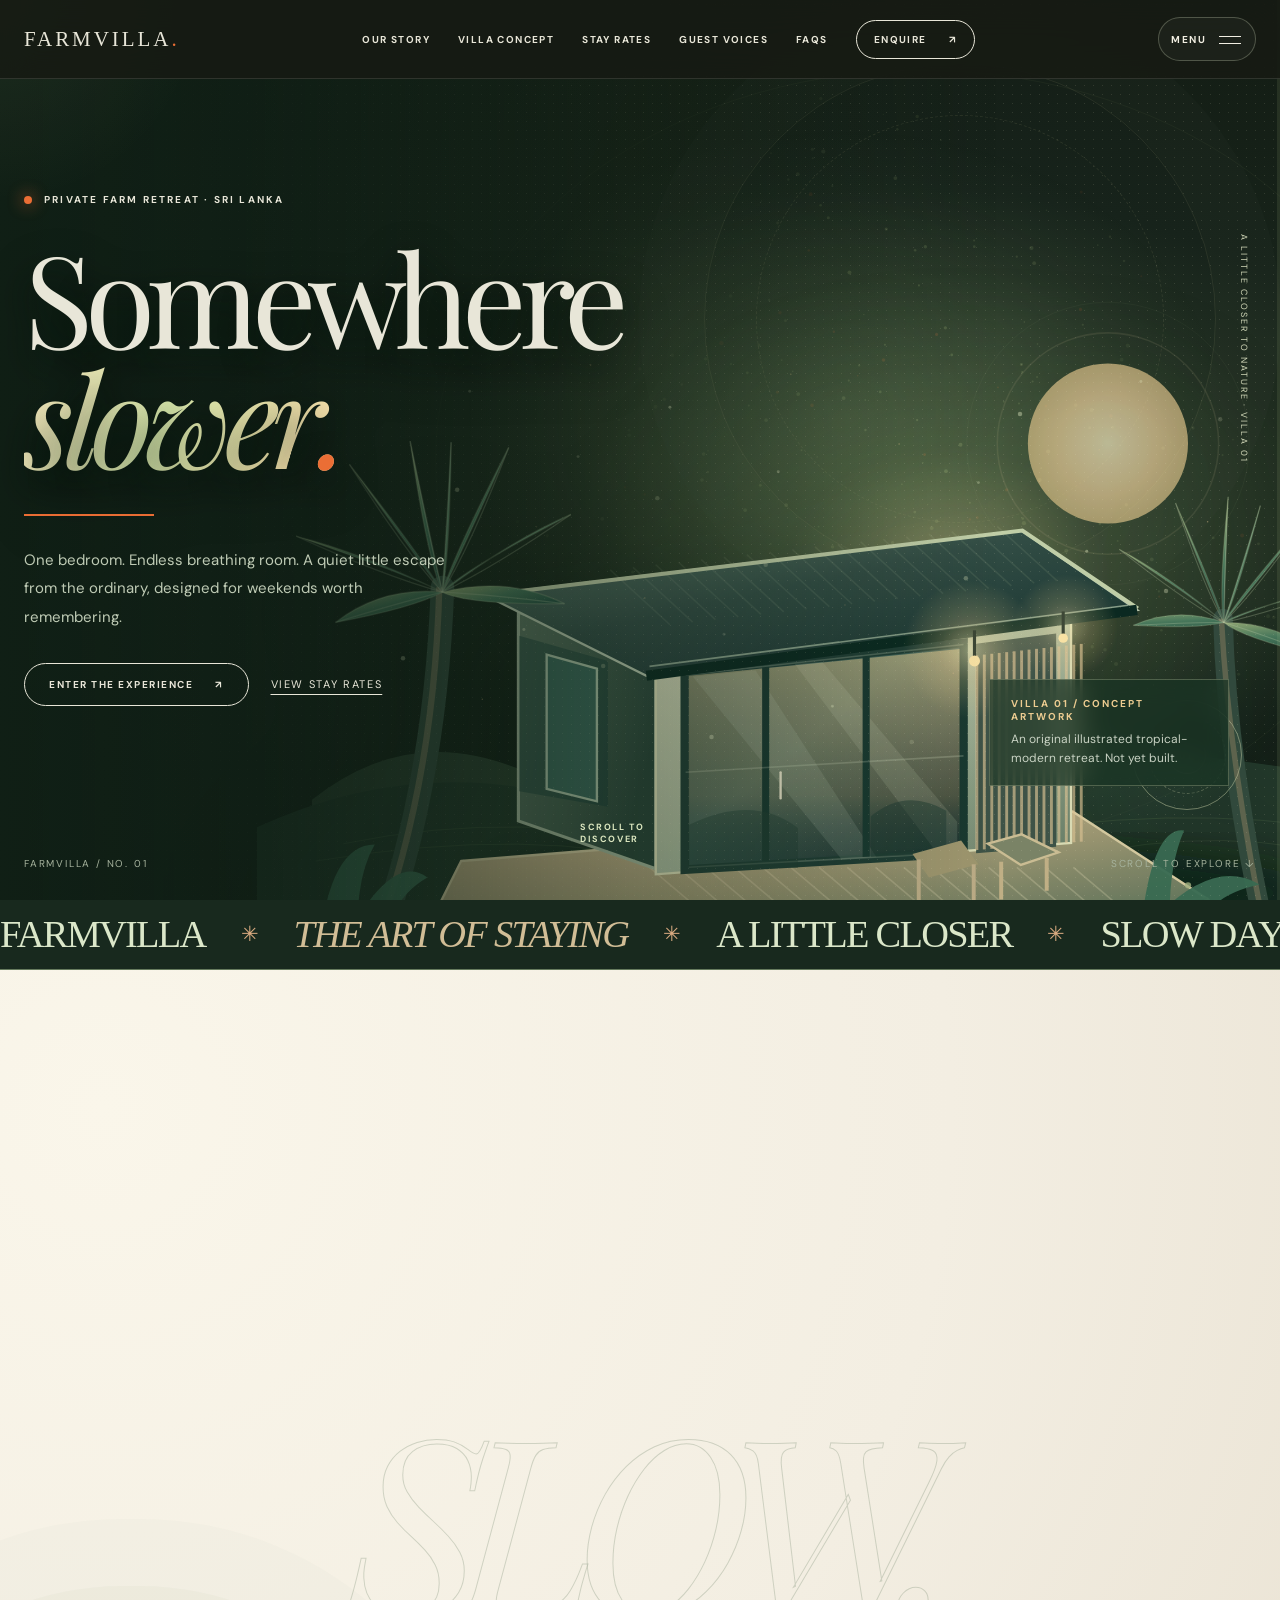
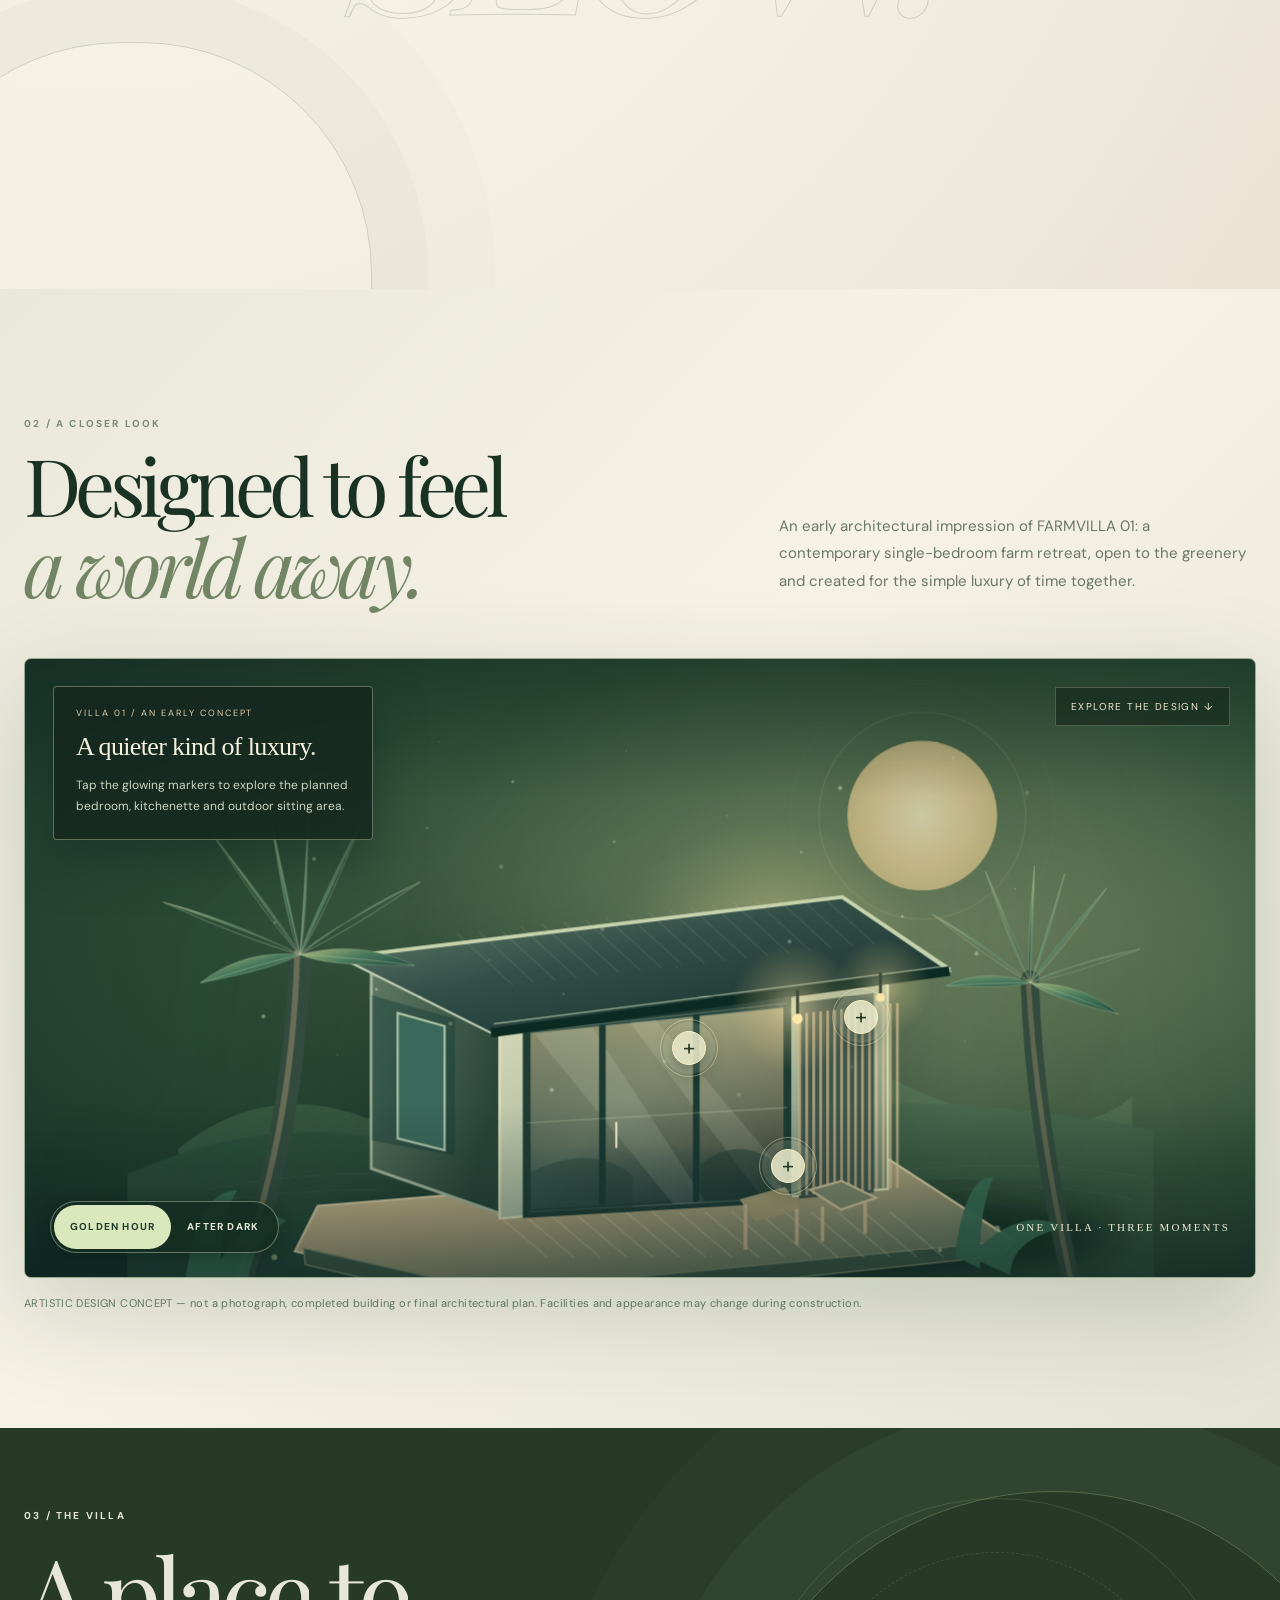
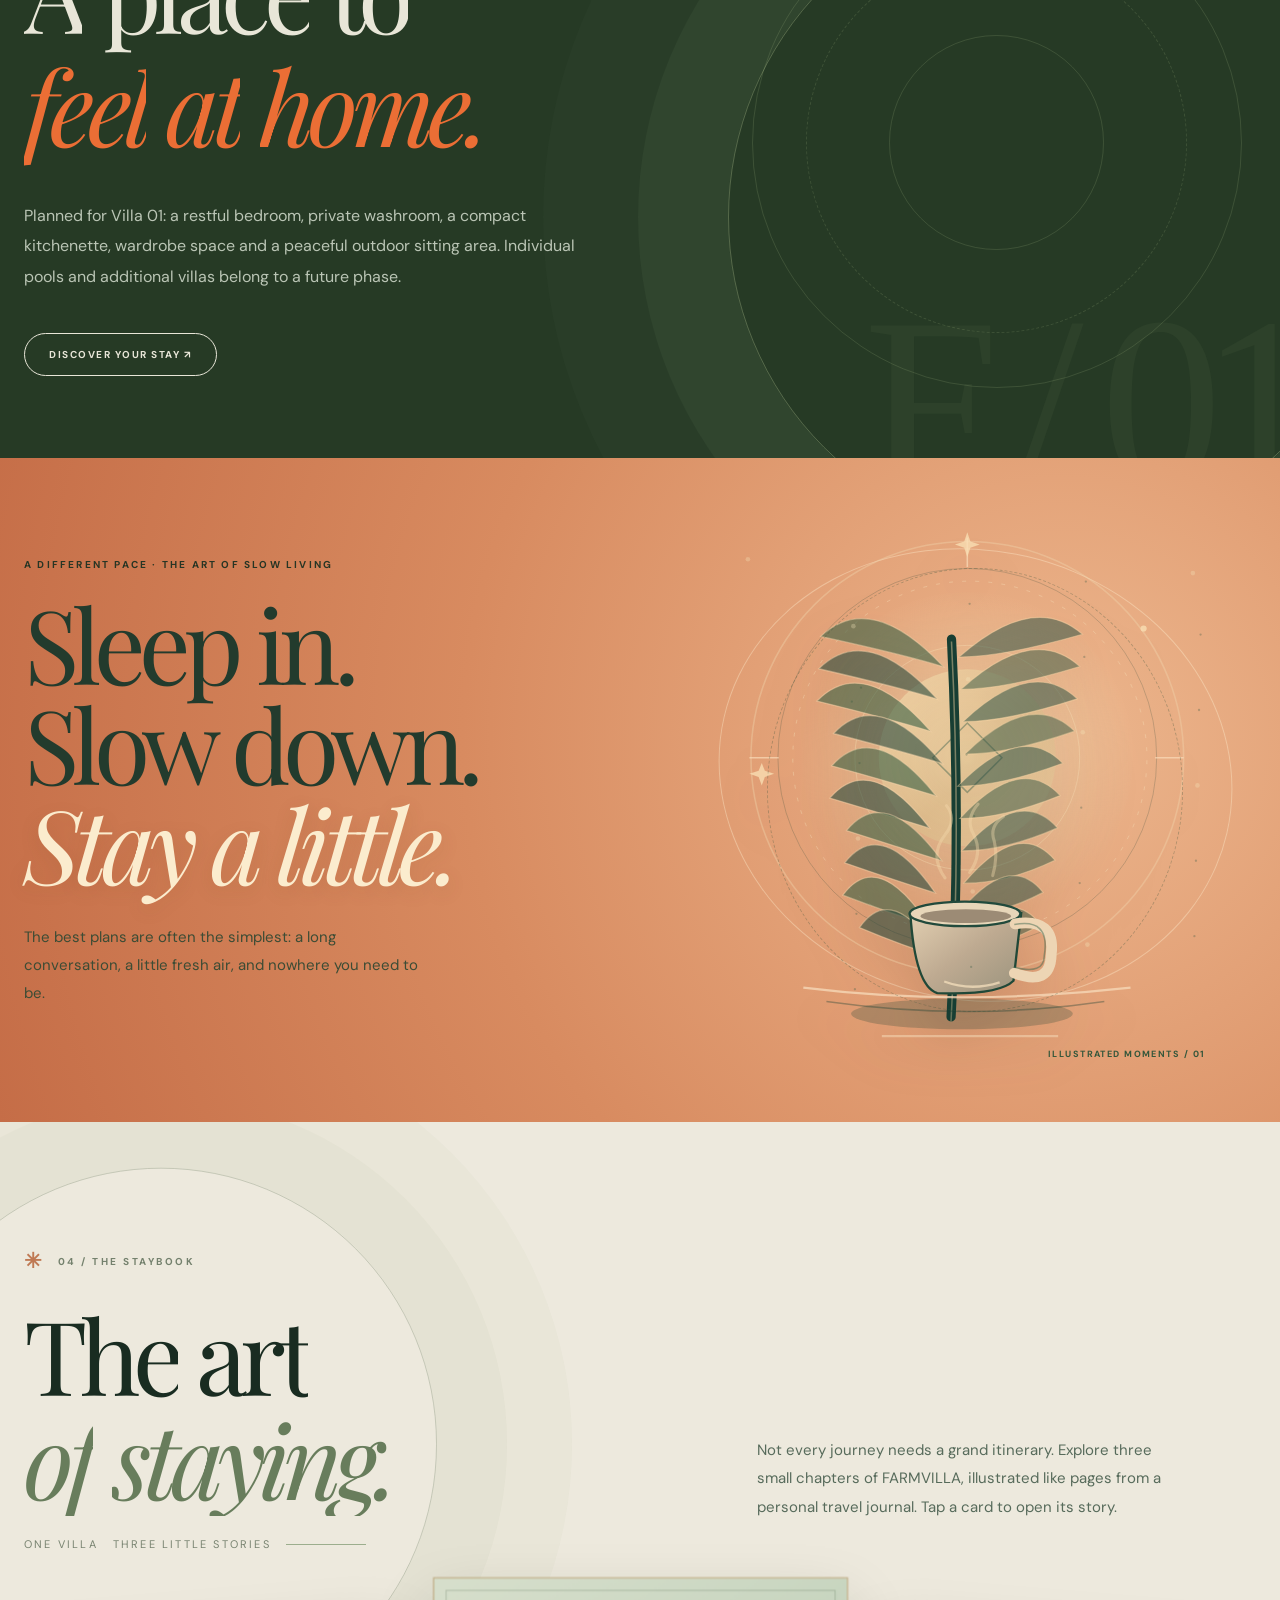
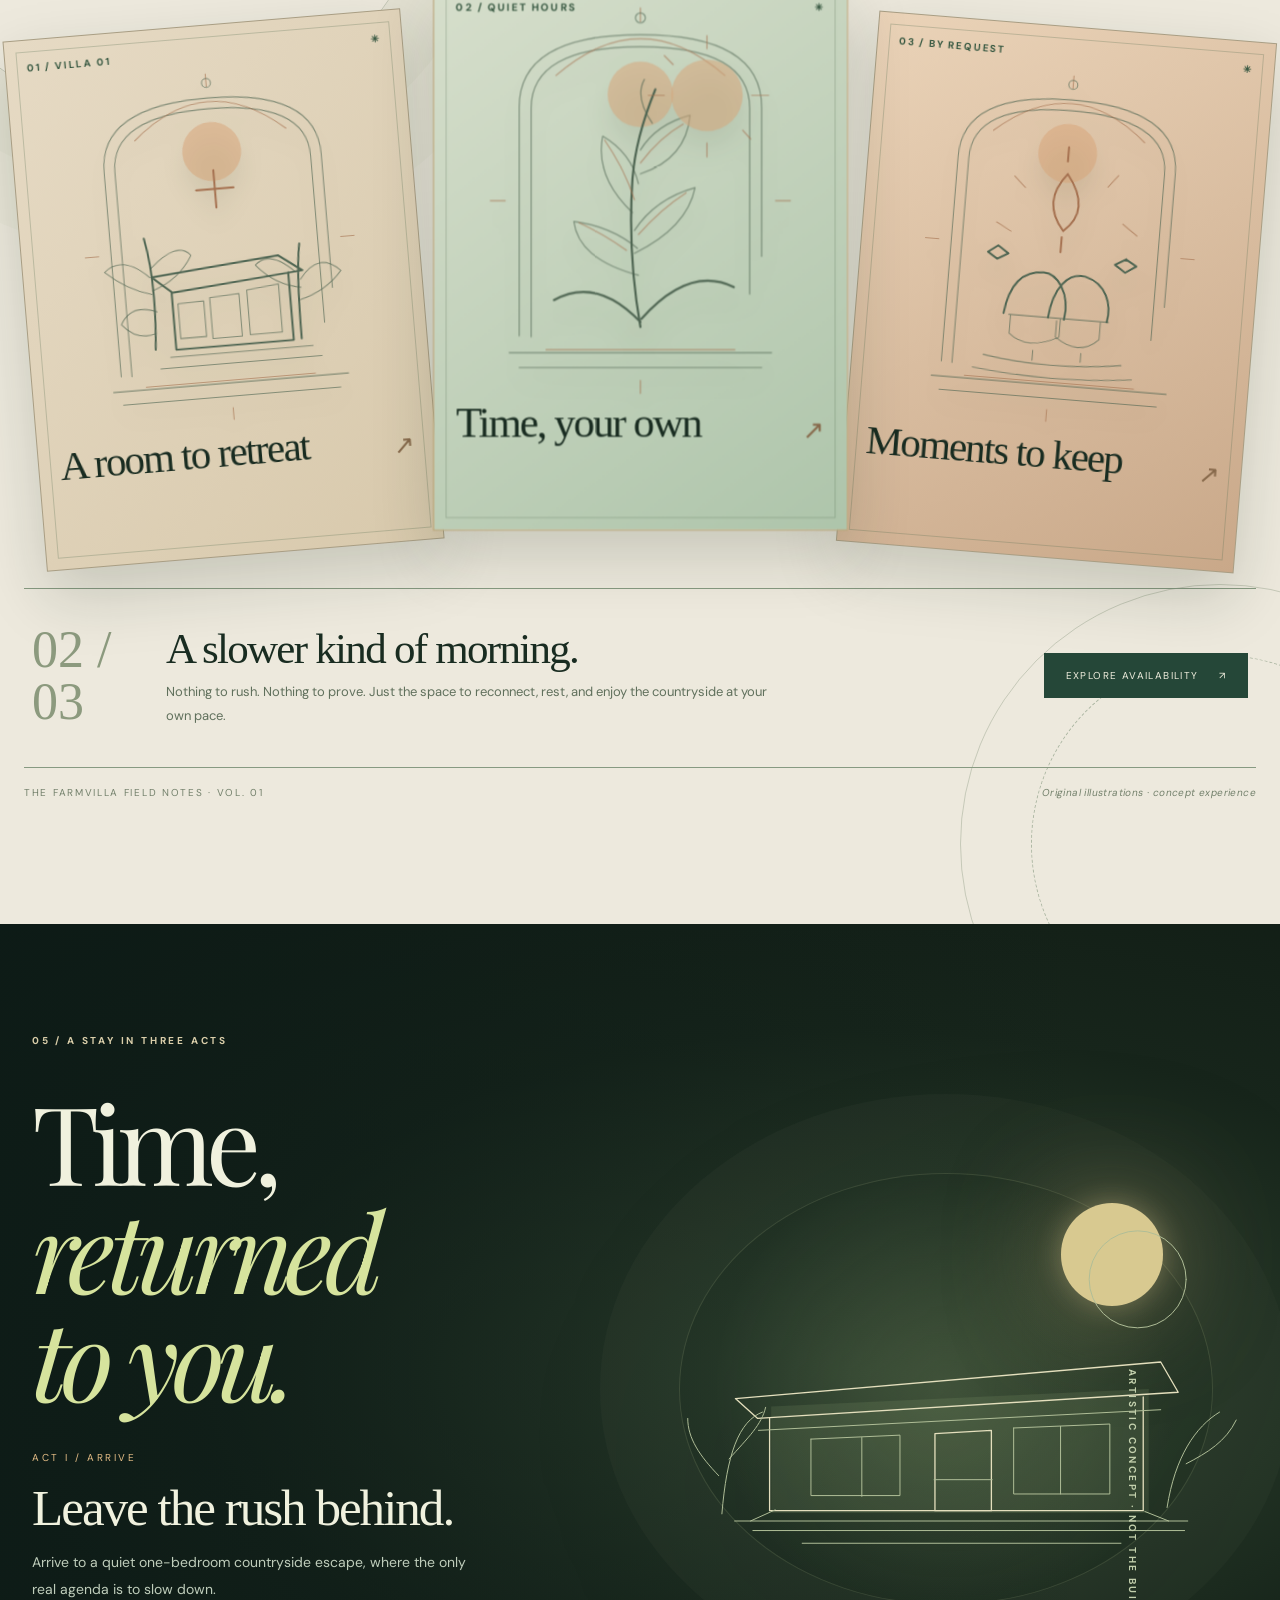
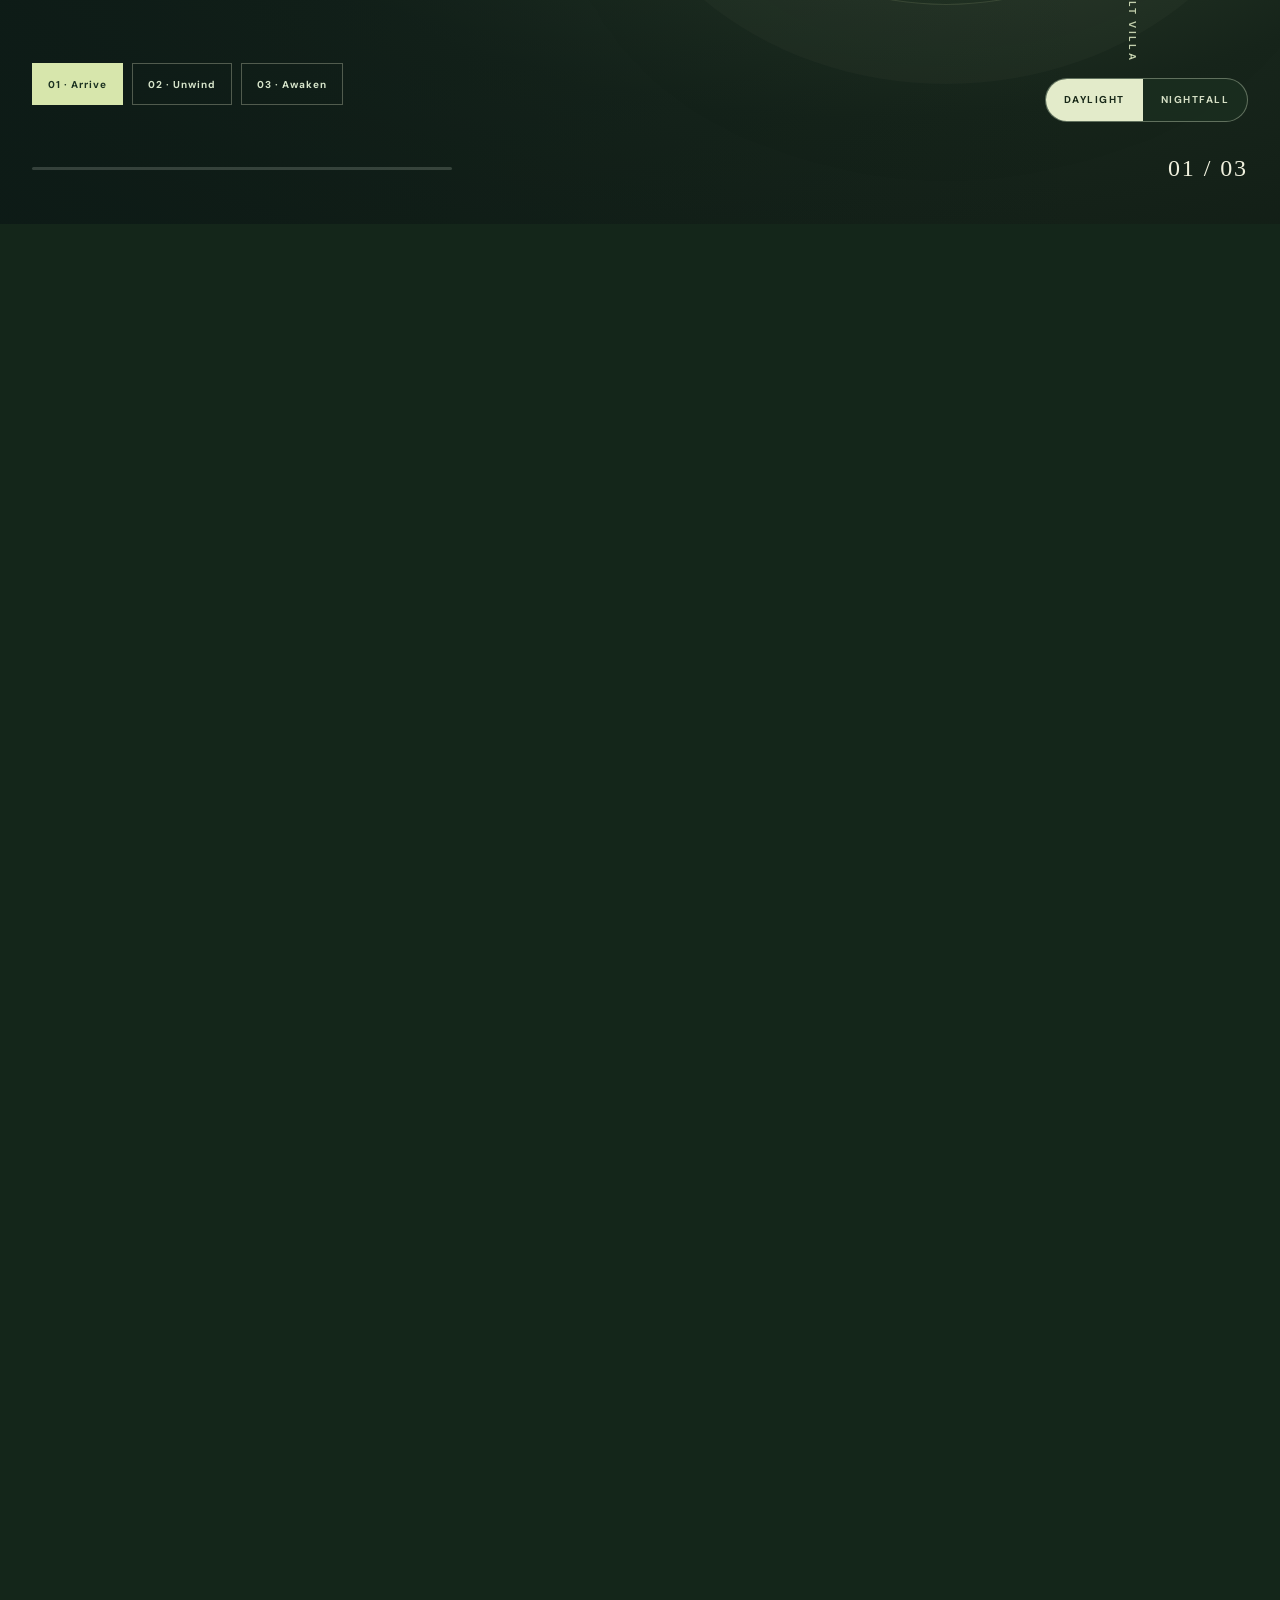
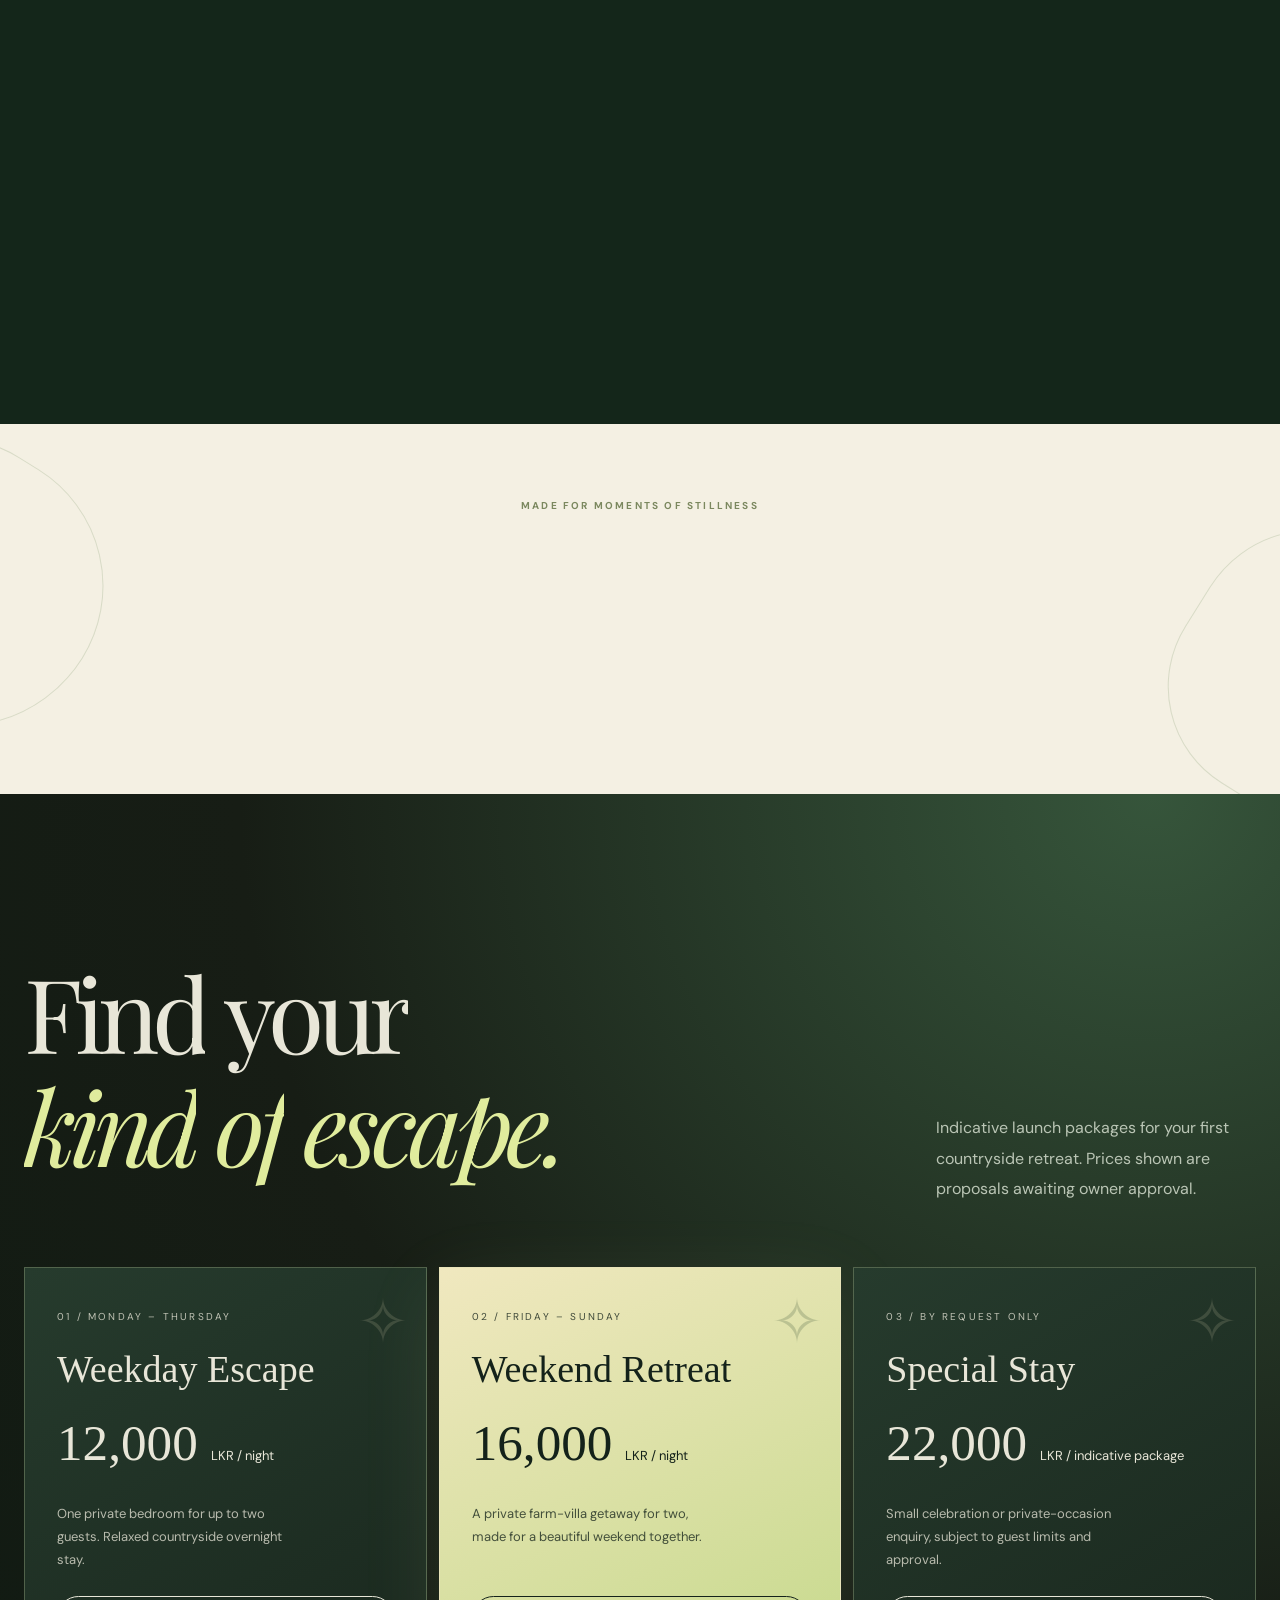
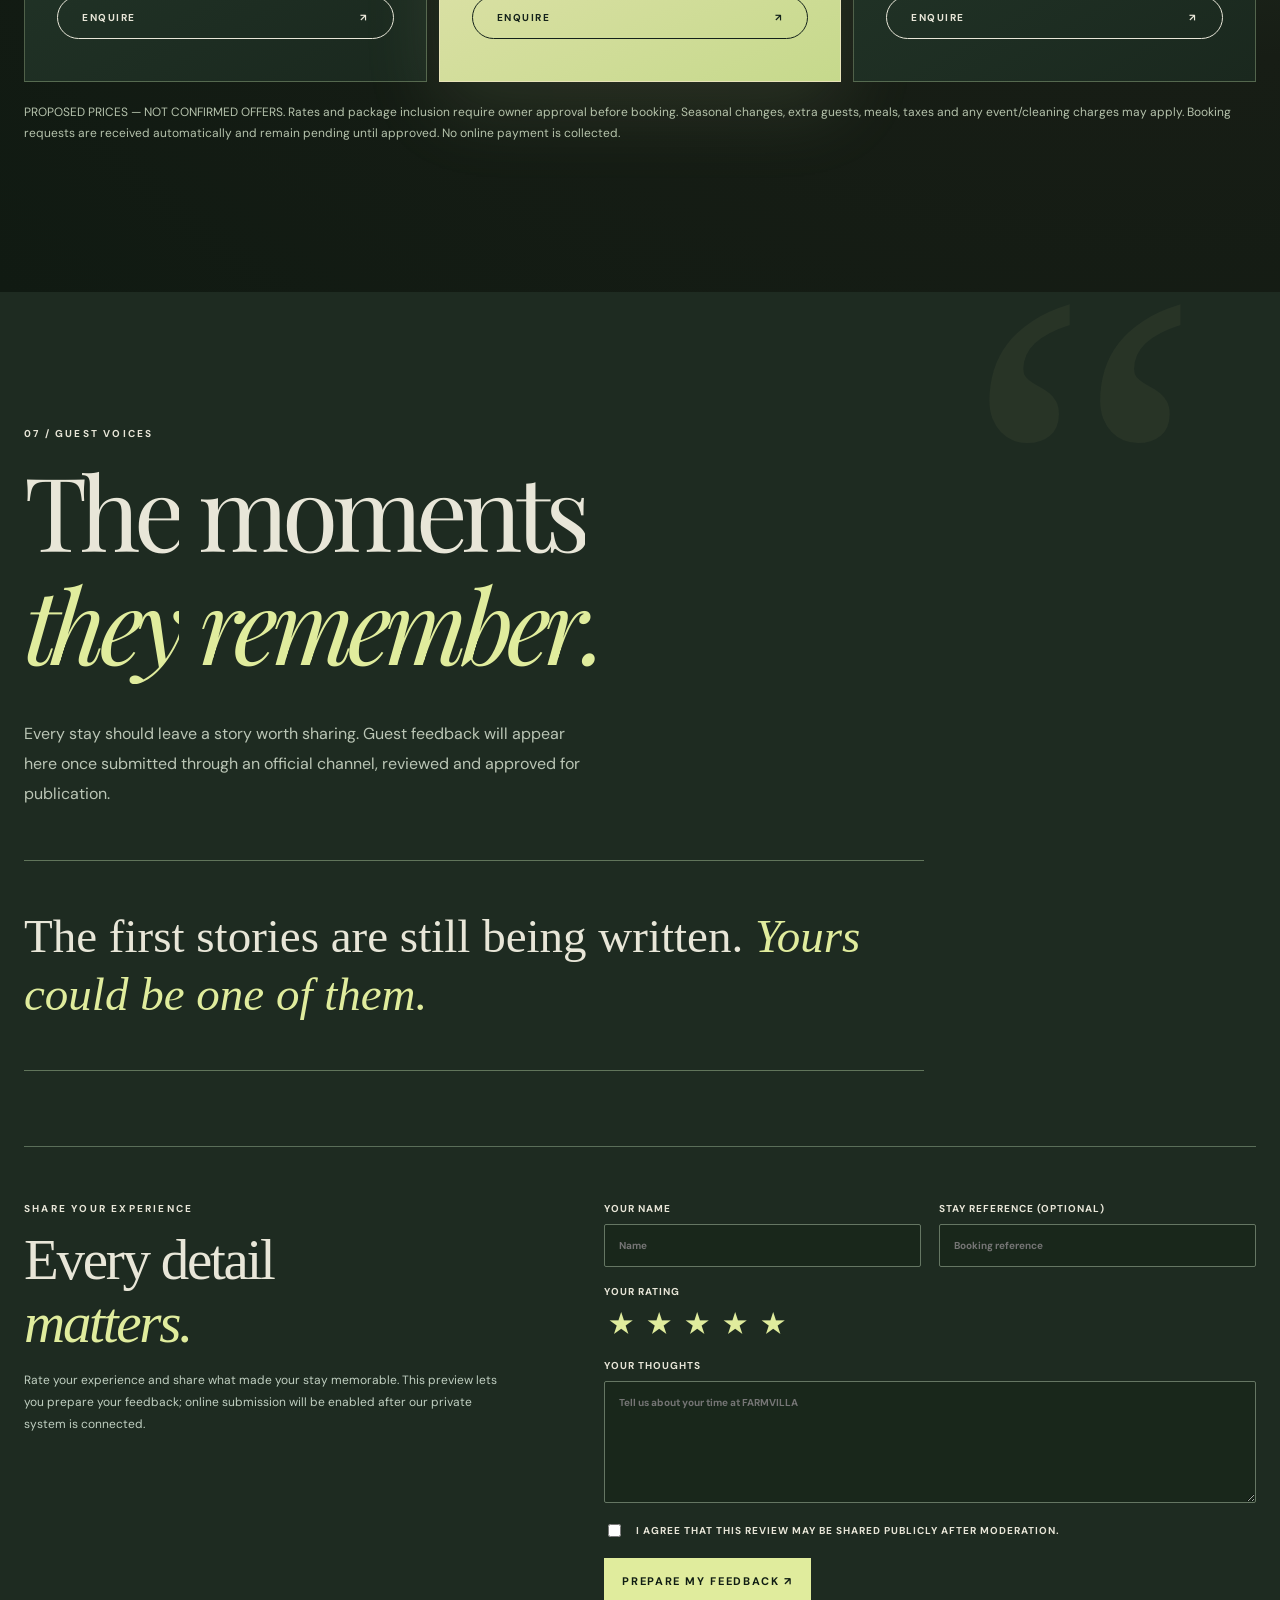
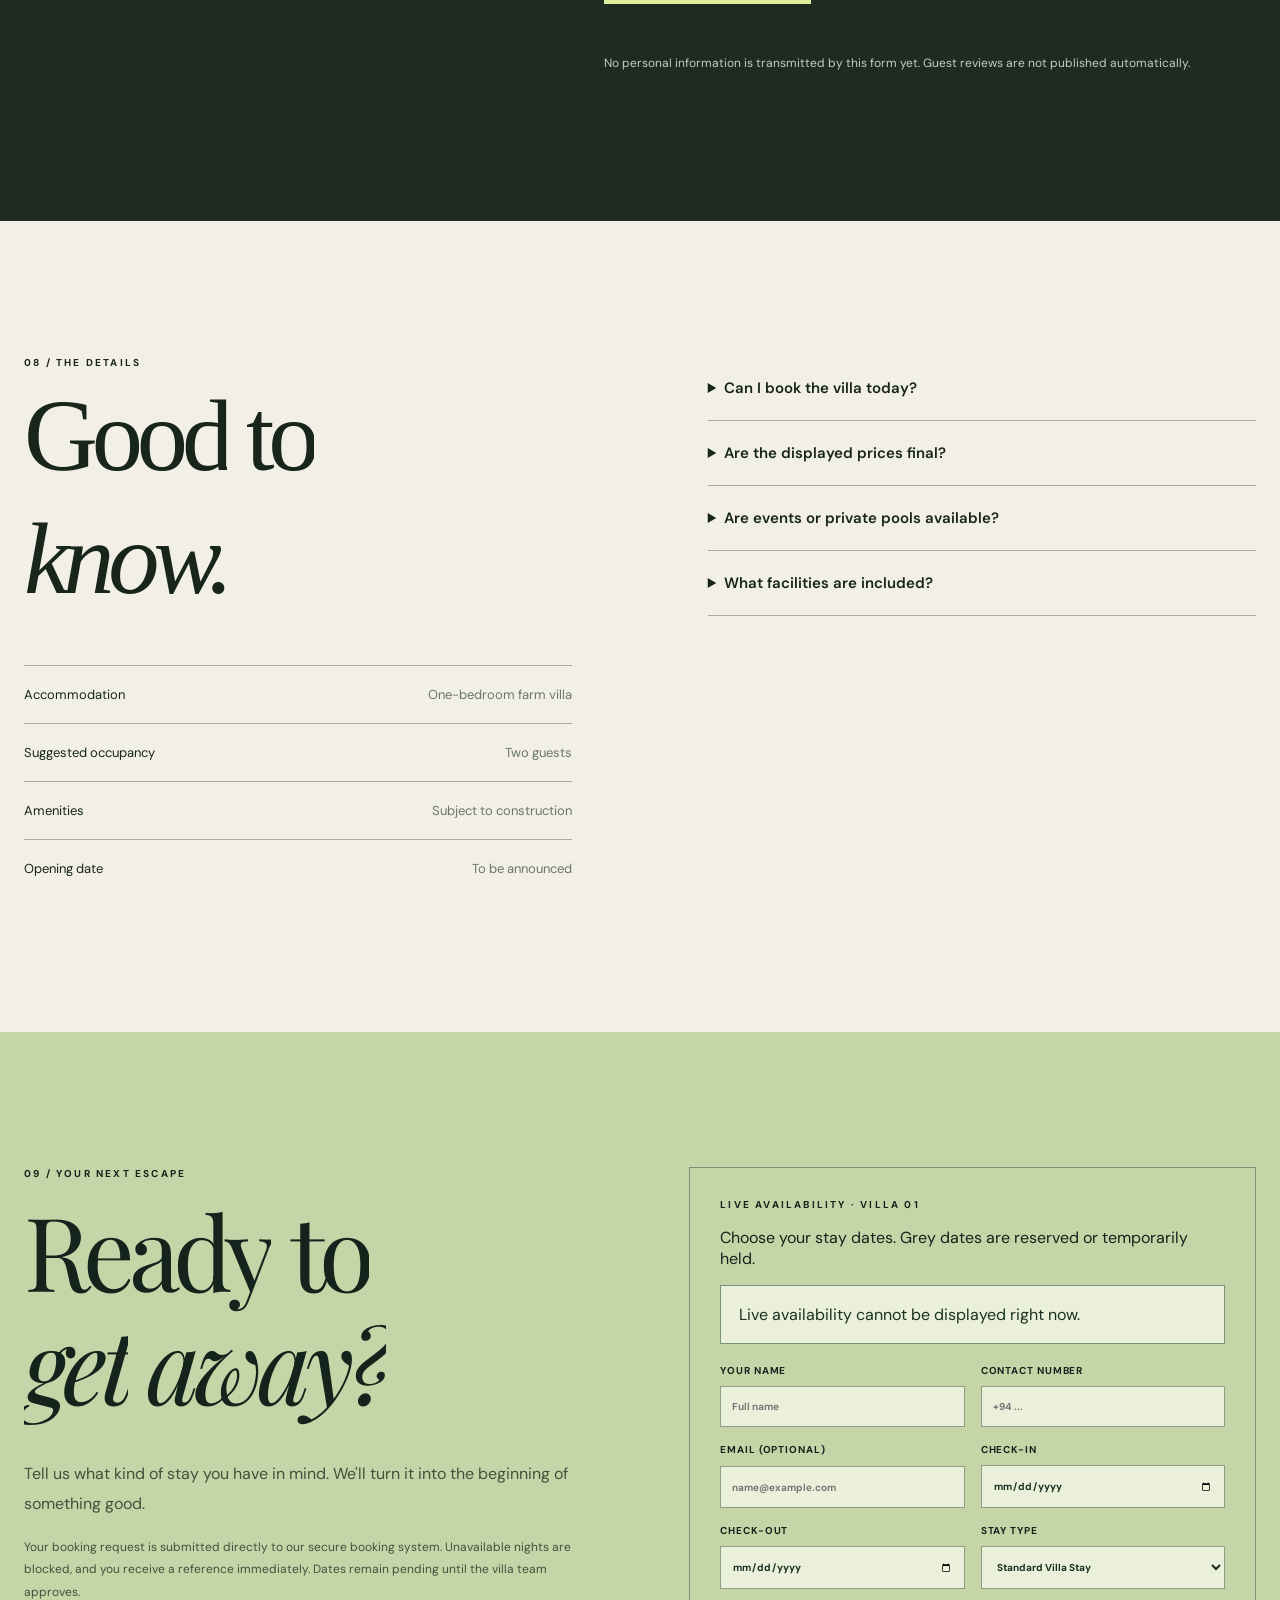
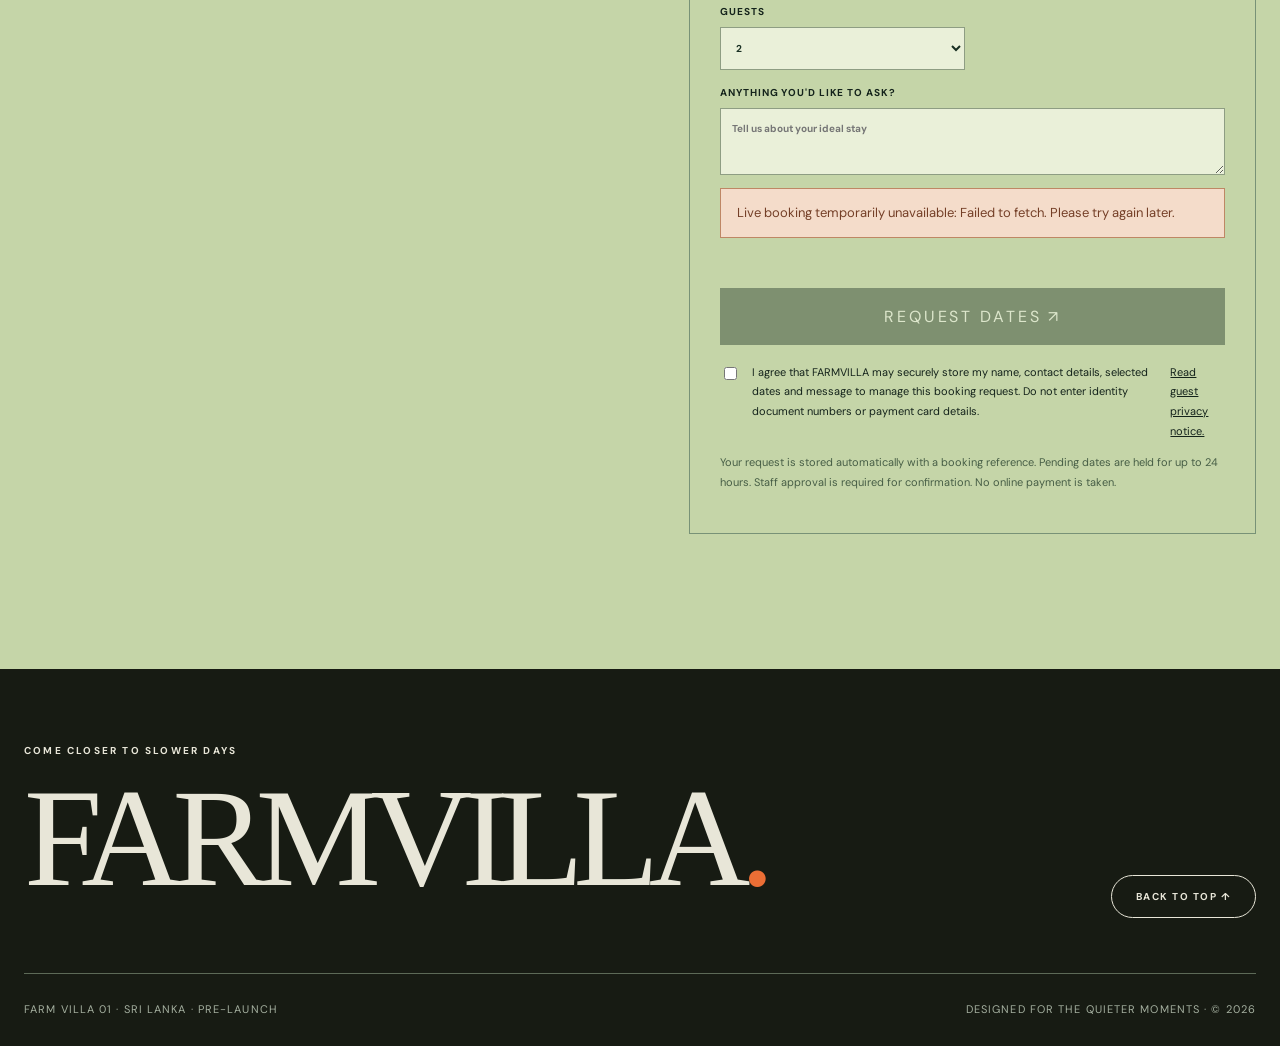
<file: index.html>
<!doctype html>
<html lang="en"><head><meta charset="utf-8"><meta name="viewport" content="width=device-width,initial-scale=1"><meta name="theme-color" content="#161a12"><meta name="description" content="FARMVILLA 01 — A private one-bedroom farm escape in Sri Lanka. Discover our introductory proposed stay rates."><title>FARMVILLA 01 — Somewhere slower.</title><link rel="preconnect" href="https://fonts.googleapis.com"><link rel="preconnect" href="https://fonts.gstatic.com" crossorigin><link href="https://fonts.googleapis.com/css2?family=DM+Sans:wght@400;500;600;700&family=Playfair+Display:ital,wght@0,400;1,400&display=swap" rel="stylesheet"><style>
:root{--night:#171b13;--forest:#263a25;--stone:#e8e6d8;--sage:#b1bd9f;--acid:#e0ec9d;--orange:#eb6e35;--ink:#17251a;--cream:#f2f0e6}*{box-sizing:border-box}html{scroll-behavior:smooth}body{margin:0;background:var(--night);color:var(--stone);font-family:"DM Sans",sans-serif;overflow-x:hidden}a{color:inherit;text-decoration:none}button,input,select,textarea{font:inherit}button{cursor:pointer}a:focus-visible,button:focus-visible,input:focus-visible,select:focus-visible,textarea:focus-visible{outline:2px solid var(--acid);outline-offset:4px}.wrap{width:min(1300px,calc(100% - 48px));margin-inline:auto}.caps{font-size:10px;font-weight:700;letter-spacing:.22em;text-transform:uppercase}.serif{font:400 clamp(53px,8vw,126px)/1.01 "Playfair Display",Georgia,serif;letter-spacing:-.065em}.accent{color:var(--orange)}.pill{border:1px solid currentColor;border-radius:100px;padding:14px 24px;display:inline-flex;align-items:center;gap:22px;font-size:10px;letter-spacing:.15em;text-transform:uppercase;font-weight:700;transition:background .3s,color .3s,transform .3s}.pill:hover{background:var(--orange);color:#161a12;border-color:var(--orange);transform:translateY(-3px)}header{position:fixed;z-index:40;inset:0 0 auto;background:#171b13d9;backdrop-filter:blur(18px);border-bottom:1px solid #ffffff1c}header .wrap{min-height:78px;display:flex;justify-content:space-between;align-items:center;gap:24px}.brand{font-family:Georgia,serif;font-size:21px;letter-spacing:.14em}.brand b{color:var(--orange);font-weight:400}.nav{display:flex;gap:28px;align-items:center}.nav a{font-size:10px;text-transform:uppercase;letter-spacing:.14em;font-weight:700}.nav a:hover{color:var(--orange)}.nav .pill{padding:12px 17px}.hero{height:100svh;min-height:720px;display:flex;align-items:center;position:relative;overflow:hidden;isolation:isolate}#particles{position:absolute;inset:0;width:100%;height:100%;z-index:-1;opacity:.95}.hero:after{content:"";position:absolute;z-index:-1;inset:0;background:radial-gradient(circle at 69% 48%,transparent 0%,#171b1390 52%,#171b13 100%)}.hero .inner{position:relative;z-index:1}.hero h1{max-width:930px;margin:30px 0;font-size:clamp(64px,10vw,160px)}.hero h1 em{font-weight:400;color:var(--acid)}.hero p{max-width:440px;color:#bfcbb5;font-size:15px;line-height:1.9;margin-bottom:32px}.hero .eyebrow{display:flex;align-items:center;gap:12px}.dot{width:8px;height:8px;background:var(--orange);border-radius:50%;box-shadow:0 0 16px var(--orange)}.bottomline{position:absolute;left:0;right:0;bottom:30px;display:flex;justify-content:space-between;font-size:10px;text-transform:uppercase;letter-spacing:.18em;color:#a6b39d}.ticker{overflow:hidden;border-block:1px solid #53614d;background:#283729;padding:17px 0;color:var(--acid)}.ticker div{display:flex;gap:65px;min-width:max-content;animation:marquee 28s linear infinite}.ticker span{font-size:12px;letter-spacing:.22em;text-transform:uppercase}.section{padding:135px 0}.section-title{max-width:1000px;margin:18px 0 35px}.lead{line-height:1.9;color:#bac5b5;font-size:16px;max-width:570px}.light{background:var(--cream);color:var(--ink)}.light .lead{color:#64705f}.intro{display:grid;grid-template-columns:1.15fr .85fr;gap:9%;align-items:end}.intro .serif{font-size:clamp(51px,6vw,95px)}.outlineText{font:400 clamp(85px,19vw,320px)/.85 "Playfair Display",serif;color:transparent;-webkit-text-stroke:1px #8c9b8485;text-align:center;margin:70px -40px -20px;letter-spacing:-.11em;white-space:nowrap}.features{display:grid;grid-template-columns:repeat(4,1fr);gap:10px;margin-top:55px}.feature{border-top:1px solid #aaa995;padding-top:19px}.feature strong{display:block;font:400 35px Georgia,serif;margin-bottom:12px}.feature span{font-size:12px;letter-spacing:.1em;text-transform:uppercase}.chapter{position:relative;min-height:630px;background:var(--forest);display:flex;align-items:center;overflow:hidden}.chapter:before{content:"";position:absolute;width:650px;height:650px;right:-100px;top:10%;border:1px solid #c7d8a34b;border-radius:50%;box-shadow:0 0 0 90px #8ca48612,0 0 0 185px #8ca48608;animation:float 11s ease-in-out infinite}.chapter h2{max-width:860px;position:relative}.chapter p{position:relative}.orange{background:var(--orange);color:#172119}.orange .lead{color:#3d2a1b}.orange .caps{color:#273524}.rateshead{display:flex;justify-content:space-between;gap:25px;align-items:end;margin-bottom:46px}.rates{display:grid;grid-template-columns:repeat(3,minmax(0,1fr));gap:12px}.rate{border:1px solid #384a38;padding:42px 32px;background:#1d281e;position:relative;min-height:415px;display:flex;flex-direction:column;transition:transform .4s,background .4s}.rate:hover{transform:translateY(-9px);background:#2b3d2b}.rate.focus{background:#d7e39d;color:#14221a;border-color:#d7e39d}.rate.focus:hover{background:#e5f0ae}.rate .smallcaps{font-size:10px;letter-spacing:.22em;text-transform:uppercase;opacity:.8}.rate h3{font:400 34px Georgia,serif;margin:24px 0 5px}.rate .price{font:400 clamp(36px,4vw,58px) Georgia,serif;margin:17px 0}.rate .price small{font:400 13px "DM Sans",sans-serif}.rate p{font-size:13px;line-height:1.8;opacity:.76;max-width:245px}.rate .pill{margin-top:auto;justify-content:space-between}.ratesnote{font-size:12px;color:#b5c2ac;line-height:1.8;margin-top:20px}.details{display:grid;grid-template-columns:1fr 1fr;gap:11%}.listrow{border-top:1px solid #a6aea0;display:flex;justify-content:space-between;gap:15px;padding:20px 0;font-size:13px}.listrow span{color:#6a7669}.bigquestion{font:400 clamp(58px,8vw,110px)/1.02 Georgia,serif;letter-spacing:-.06em;margin:15px 0 35px}.faq{border-bottom:1px solid #a6aea0}.faq summary{padding:22px 0;cursor:pointer;font-size:15px;font-weight:600}.faq p{font-size:13px;line-height:1.8;color:#6c786b}.booking{background:#c5d5a8;color:#14231b}.bookinglayout{display:grid;grid-template-columns:1fr 1fr;gap:8%;align-items:start}.booking .lead{color:#41513d}.form{border:1px solid #789277;padding:30px}.fields{display:grid;grid-template-columns:1fr 1fr;gap:16px}.fields label{display:grid;gap:9px;font-size:10px;font-weight:700;letter-spacing:.09em;text-transform:uppercase}.fields .full{grid-column:1/-1}.fields input,.fields select,.fields textarea{padding:13px 11px;background:#eaf0d9;border:1px solid #8e9d83;color:#182f22;border-radius:0;width:100%;min-width:0}.form button{background:#16281d;color:white;border:0;padding:18px 24px;width:100%;letter-spacing:.18em;text-transform:uppercase;margin-top:18px}.form button:hover{background:#eb6e35;color:#151f15}.form .note{font-size:11px;color:#475e46;line-height:1.8}.result{padding:14px;background:#eaf0d9;white-space:pre-wrap;word-break:break-word;margin-top:15px;font-size:12px;line-height:1.7}footer{background:var(--night);padding:75px 0 30px}footer .toprow{display:flex;justify-content:space-between;align-items:end;gap:30px;border-bottom:1px solid #5d6a57;padding-bottom:55px}.footbrand{font:400 clamp(55px,11vw,172px) Georgia,serif;letter-spacing:-.075em}.footerline{display:flex;justify-content:space-between;gap:20px;font-size:11px;letter-spacing:.1em;text-transform:uppercase;margin-top:28px;color:#a4af9f}.reveal{opacity:0;transform:translateY(36px);transition:opacity .85s ease,transform .85s cubic-bezier(.2,.7,.2,1)}.reveal.in{opacity:1;transform:none}@keyframes marquee{to{transform:translateX(-50%)}}@keyframes float{50%{transform:translate(-20px,30px) rotate(8deg)}}@media(max-width:900px){.section{padding:95px 0}.intro,.bookinglayout,.details{grid-template-columns:1fr;gap:35px}.rates{grid-template-columns:1fr 1fr}.features{grid-template-columns:1fr 1fr}.rate{min-height:350px}.nav a:not(.pill){display:none}}@media(max-width:600px){.wrap{width:calc(100% - 36px)}header .wrap{min-height:67px}.brand{font-size:17px}.hero{min-height:650px}.hero h1{font-size:clamp(54px,15vw,85px)}.hero p{font-size:13px}.bottomline{font-size:8px}.rates,.features,.fields{grid-template-columns:1fr}.rateshead{display:block}.rate{min-height:310px;padding:28px}.fields .full{grid-column:auto}.form{padding:19px}.footerline,.toprow{display:block}.footbrand{font-size:58px}.outlineText{font-size:110px}.section{padding:75px 0}.chapter{min-height:520px}}@media(prefers-reduced-motion:reduce){*,*:before,*:after{animation:none!important;transition:none!important;scroll-behavior:auto!important}.reveal{opacity:1;transform:none}} 

/* FARMVILLA editorial motion system */
:root{--brass:#d4bf86;--velvet:#11190f}
#readProgress{position:fixed;top:0;left:0;height:3px;width:0;z-index:100;background:linear-gradient(90deg,var(--orange),var(--acid),var(--brass));pointer-events:none;box-shadow:0 0 13px #e0ec9d55}
.glow{pointer-events:none;position:fixed;z-index:4;width:420px;height:420px;border-radius:50%;transform:translate(-50%,-50%);background:radial-gradient(circle,#d2db8d12 0%,#d2db8d00 68%);mix-blend-mode:screen;will-change:left,top}
.hero h1{filter:drop-shadow(0 12px 20px #050d0666)}
.hero h1 .movingword{display:inline-block;animation:softBreath 5s ease-in-out infinite}
.hero .inner{animation:softAppear 1.35s both}
.chapter:after{content:"F / 01";font:400 clamp(90px,19vw,280px) Georgia,serif;letter-spacing:-.09em;position:absolute;right:-20px;bottom:-85px;color:#c6d99b0c;pointer-events:none}
.orbital{height:min(50vw,490px);width:min(50vw,490px);position:absolute;right:3vw;top:50%;transform:translateY(-50%);border:1px solid #c7d89b25;border-radius:50%;animation:orbit 22s linear infinite;pointer-events:none}
.orbital:before,.orbital:after{content:"";position:absolute;inset:11%;border:1px dashed #c7d89b25;border-radius:50%}.orbital:after{inset:28%;border-style:solid}
.line-reveal{overflow:hidden}
.line-reveal>.line-inner{display:inline-block;transform:translateY(115%);transition:transform 1.25s cubic-bezier(.2,.8,.15,1)}.line-reveal.in>.line-inner{transform:translateY(0)}
.magpanel{position:relative;overflow:hidden;transform-style:preserve-3d;transition:transform .22s ease,box-shadow .3s ease}.magpanel:after{content:"";position:absolute;inset:0;pointer-events:none;background:radial-gradient(circle at var(--mx,50%) var(--my,50%),#ffffff1c,transparent 47%);opacity:0;transition:opacity .35s}.magpanel:hover:after{opacity:1}
.testimonials{background:#1e2b21;color:var(--stone);position:relative;overflow:hidden}
.testimonials:before{content:"“";position:absolute;right:6%;top:-80px;font:400 540px/1 Georgia,serif;color:#dce89c0c;pointer-events:none}
.reviewGrid{display:grid;grid-template-columns:repeat(3,1fr);gap:14px;margin:50px 0}
.reviewCard{padding:38px 30px;background:#273b2c;border:1px solid #6c816546;border-radius:3px;min-height:235px;position:relative}
.reviewCard .stars{color:var(--acid);letter-spacing:.12em;font-size:16px}
.reviewCard blockquote{font:400 24px/1.45 Georgia,serif;margin:20px 0}
.reviewCard .name{font-size:11px;letter-spacing:.16em;text-transform:uppercase;color:#cad4c5}
.reviewEmpty{grid-column:1/-1;border-block:1px solid #61755b;padding:46px 0;font:400 clamp(25px,4vw,47px)/1.25 Georgia,serif;max-width:900px}
.reviewForm{display:grid;grid-template-columns:.85fr 1.15fr;gap:8%;align-items:start;margin-top:75px;border-top:1px solid #5a6e59;padding-top:55px}
.reviewForm h3{font:400 clamp(33px,4.5vw,57px)/1.1 Georgia,serif;letter-spacing:-.04em;margin:14px 0}
.reviewForm p{color:#c0cfc1;font-size:12px;line-height:1.85}
.reviewForm form{display:grid;grid-template-columns:1fr 1fr;gap:18px}
.reviewForm label{display:grid;gap:9px;font-size:10px;letter-spacing:.1em;text-transform:uppercase;font-weight:700}
.reviewForm input,.reviewForm textarea,.reviewForm select{width:100%;background:#19271b;border:1px solid #657663;color:#e8ede0;padding:14px;border-radius:2px}
.reviewForm textarea{min-height:122px;resize:vertical}
.reviewForm .full{grid-column:1/-1}
.reviewForm button{color:#101d13;border:0;background:var(--acid);padding:16px 18px;text-transform:uppercase;letter-spacing:.15em;font-size:11px;font-weight:700}
.reviewForm button:hover{background:var(--orange)}
.reviewForm .ratingButtons{display:flex;gap:5px}
.reviewForm .ratingButtons button{font-size:26px;letter-spacing:0;background:transparent;color:#7e927c;padding:0 5px;border-radius:0}
.reviewForm .ratingButtons button.active{color:var(--acid)}
.reviewForm .ratingButtons button:hover{color:var(--orange)}
.mutedNote{font-size:11px;line-height:1.9;color:#c7d2be}
@keyframes softBreath{50%{transform:translateY(-7px);filter:brightness(1.13)}}@keyframes softAppear{from{opacity:0;transform:translateY(38px)}to{opacity:1;transform:translateY(0)}}@keyframes orbit{to{transform:translateY(-50%) rotate(360deg)}}
@media(max-width:900px){.reviewGrid{grid-template-columns:1fr 1fr}.reviewForm{grid-template-columns:1fr}.orbital{opacity:.45}}
@media(max-width:600px){.reviewGrid,.reviewForm form{grid-template-columns:1fr}.reviewForm .full{grid-column:auto}.glow{display:none}.reviewCard{min-height:auto}.orbital{width:70vw;height:70vw;right:-18vw;opacity:.35}}
@media(prefers-reduced-motion:reduce){.orbital,.hero h1 .movingword,.hero .inner{animation:none!important}.line-reveal>.line-inner{transform:none!important}.magpanel{transform:none!important}}

/* V4 luxury editorial motion — no photography */
:root{--champagne:#d4ba85}
#opening{position:fixed;inset:0;z-index:90;background:#101810;color:#f4f0df;display:grid;place-items:center;pointer-events:none;transition:opacity .9s ease,visibility .9s}
#opening.dismiss{opacity:0;visibility:hidden}.openingContent{text-align:center}.openingContent .mark{font:400 clamp(44px,7vw,90px) Georgia,serif;letter-spacing:-.075em}.openingContent .mark b{font-weight:400;color:var(--orange)}.openingContent .micro{font-size:10px;letter-spacing:.3em;text-transform:uppercase;color:var(--champagne);margin-top:18px}.openingTrack{height:1px;background:#ffffff30;width:230px;margin:26px auto;overflow:hidden}.openingTrack:after{content:"";display:block;height:100%;background:var(--acid);animation:drawTrack 1.1s ease both}@keyframes drawTrack{from{transform:translateX(-100%)}to{transform:translateX(0)}}
.hero{background:radial-gradient(ellipse at 77% 50%,#354932,#171b13 65%)}.hero h1{line-height:.94}.hero h1 em{background:linear-gradient(105deg,#dae8a4,#fff5dc 45%,#b4c795);color:transparent;background-clip:text;-webkit-background-clip:text}.hero h1:after{content:"";display:block;height:2px;background:var(--orange);width:130px;margin-top:37px;animation:lineGrow 2s both}@keyframes lineGrow{from{width:0}}
.sculpture{pointer-events:none;position:absolute;width:min(58vw,730px);height:min(58vw,730px);right:-7vw;top:50%;transform:translateY(-50%);z-index:-1;filter:drop-shadow(0 15px 55px #0810087a)}
.sculpture .ring{position:absolute;inset:9%;border:1px solid #dde4b55c;border-radius:47% 53% 62% 38% / 54% 42% 58% 46%;animation:slowSpin 28s linear infinite}.sculpture .ring:nth-child(2){inset:23%;border-color:#d8bd8b6b;animation-direction:reverse;animation-duration:23s}.sculpture .ring:nth-child(3){inset:36%;border-color:#d5e49b88;animation-duration:19s}.sculpture .core{position:absolute;inset:41%;border-radius:50%;background:radial-gradient(circle at 30% 30%,#e8efb4,#759057 48%,#263e28 77%);box-shadow:0 0 100px #a1b8794d,inset -18px -17px 30px #0814099c;animation:corePulse 7s ease-in-out infinite}@keyframes slowSpin{to{transform:rotate(360deg)}}@keyframes corePulse{50%{scale:1.12}}
.hero .sideNote{position:absolute;right:30px;top:26%;writing-mode:vertical-rl;letter-spacing:.22em;font-size:9px;text-transform:uppercase;color:#d1d7b8;z-index:2}
.pill{position:relative;overflow:hidden;isolation:isolate}.pill:before{content:"";position:absolute;inset:0;background:var(--orange);z-index:-1;transform:translateY(102%);transition:transform .5s cubic-bezier(.18,.78,.15,1)}.pill:hover:before{transform:translateY(0)}.pill:hover{background:transparent}
#experience{background:#e6dec9;color:#182719}.experienceHeader{display:grid;grid-template-columns:1.2fr .8fr;gap:10%;align-items:end}.experienceHeader p{font-size:15px;line-height:1.95;color:#626b5c}.experienceGrid{margin-top:55px;display:grid;grid-template-columns:repeat(3,1fr);gap:13px}.experienceTile{min-height:355px;padding:34px 29px;border:1px solid #b8b49b;background:linear-gradient(145deg,#f4eddf,#e6dcc6);display:flex;flex-direction:column;justify-content:space-between;transition:transform .6s ease}.experienceTile:nth-child(2){background:#26392a;color:#f4efdf;border-color:#26392a}.experienceTile:nth-child(3){background:#d7caab}.experienceTile .number{font-size:10px;letter-spacing:.2em}.experienceTile .symbol{align-self:center;font:400 125px Georgia,serif;color:#bcaf8e;transition:transform .9s cubic-bezier(.2,.8,.2,1)}.experienceTile:nth-child(2) .symbol{color:#a3b78a}.experienceTile:nth-child(3) .symbol{color:#a78e63}.experienceTile h3{font:400 31px Georgia,serif;margin:0 0 10px}.experienceTile p{font-size:12px;line-height:1.85;opacity:.72;margin:0}.experienceTile:hover{transform:translateY(-8px)}.experienceTile:hover .symbol{transform:rotate(-11deg) scale(1.13)}
#rates{background:radial-gradient(ellipse at 100% 0%,#354a2e,#171b13 52%)}.rate.focus{box-shadow:0 19px 75px #d0da9c26}
@media(max-width:850px){.sculpture{width:85vw;height:85vw;right:-24vw;opacity:.52}.experienceHeader{grid-template-columns:1fr}.experienceGrid{grid-template-columns:1fr 1fr}.experienceTile{min-height:290px}}@media(max-width:580px){.sculpture{width:95vw;height:95vw;right:-40vw;opacity:.4}.hero .sideNote{display:none}.experienceGrid{grid-template-columns:1fr}.experienceTile{min-height:255px}.experienceTile .symbol{font-size:88px}}@media(prefers-reduced-motion:reduce){#opening{display:none}.sculpture .ring,.sculpture .core{animation:none!important}.experienceTile:hover,.experienceTile:hover .symbol{transform:none!important}}

/* Live reservation calendar */
#fvCalendar{border:1px solid #789277;background:#eaf0d9;color:#193123;padding:18px;margin-bottom:20px;max-width:520px}.fv-calendar-top{display:flex;justify-content:space-between;align-items:center;gap:14px;margin-bottom:17px;font:400 23px Georgia,serif}.fv-calendar-top button{border:1px solid #7e9177;background:transparent;padding:9px 13px;min-width:43px}.fv-calendar-top button:disabled{opacity:.3;cursor:default}.fv-calendar-grid{display:grid;grid-template-columns:repeat(7,minmax(0,1fr));gap:5px}.fv-calendar-grid .fv-weekday{text-align:center;font-size:10px;padding:8px 0;color:#677861}.fv-day{min-height:38px;border:1px solid transparent;background:#d6e2c5;color:#253927;font-size:12px;padding:3px}.fv-day:hover:not(:disabled){border-color:#163026;background:#c6d992}.fv-day.fv-selected{background:#233e2b;color:#fff}.fv-day.fv-in-range{background:#b8cf9d}.fv-day.fv-unavailable,.fv-day:disabled{background:#d2d4cd;color:#8f978d;cursor:not-allowed;text-decoration:line-through}.fv-calendar-legend{font-size:11px;line-height:1.8;color:#536b4d;margin-top:12px}.fv-booking-status,.fv-price-quote{border:1px solid #809b75;padding:13px 16px;line-height:1.65;font-size:13px;background:#ecf3df;margin:13px 0}.fv-booking-status[data-state=error]{background:#f4dcca;border-color:#be8765;color:#743f27}.fv-booking-status[data-state=ok]{background:#d4ecc7;border-color:#6c9868;color:#214a2d}.fv-price-quote{background:transparent;border:0;padding:3px 0;font-weight:700}.booking form button:disabled{opacity:.4;cursor:not-allowed}.fv-receipt{background:#eaf0d9;border:1px solid #679569;padding:22px;margin-top:15px;color:#193122}.fv-receipt h3{font:400 29px Georgia,serif;margin-top:0}.fv-receipt .fv-ref{font:400 33px Georgia,serif;letter-spacing:.08em;word-break:break-word}.fv-receipt p{font-size:13px;line-height:1.9}.fv-receipt button{display:inline-block;width:auto;margin:10px 10px 0 0;font-size:11px}.fv-error{background:#f4dcca;color:#773826;padding:14px}
.fv-consent{display:flex;gap:12px;align-items:flex-start;margin-top:18px;line-height:1.8;font-size:11px;text-transform:none!important;letter-spacing:0!important;font-weight:400!important}.fv-consent input{width:auto;flex:0 0 auto;margin-top:4px}.fv-consent a{text-decoration:underline}</style><link rel="stylesheet" href="./motion-v6.css?v=1"><link rel="stylesheet" href="./visual-v7.css?v=1"><link rel="stylesheet" href="./editorial-v8.css?v=1"><link rel="stylesheet" href="./editorial-v8plus.css?v=1"></head><body><div class="mv6-spine" aria-hidden="true"><i></i></div><a class="mv6-fab mv6-fab-hidden" id="mv6-fab" href="#enquire" aria-hidden="true" tabindex="-1"><span class="mv6-fab-icon" aria-hidden="true">✳</span> Reserve your stay <span aria-hidden="true">↗</span></a><div id="opening" aria-hidden="true"><div class="openingContent"><div class="mark">FARMVILLA<b>.</b></div><div class="micro">The art of staying still</div><div class="openingTrack"></div></div></div><div id="readProgress" aria-hidden="true"></div><div class="glow" aria-hidden="true" id="cursorGlow"></div>
<header><div class="wrap"><a class="brand" href="#home" aria-label="Farmvilla home">FARMVILLA<span style="color:var(--orange)">.</span></a><nav class="nav" aria-label="Main navigation"><a href="#story">Our story</a><a href="#fv7-vision">Villa concept</a><a href="#rates">Stay rates</a><a href="#feedback">Guest voices</a><a href="#faq">FAQs</a><a href="#enquire" class="pill">Enquire <span>↗</span></a></nav><button id="fv8-nav-toggle" class="fv8-nav-toggle" type="button" aria-controls="fv8-overlay" aria-expanded="false" aria-label="Open navigation menu"><span class="fv8-toggle-word">Menu</span><span class="fv8-toggle-symbol" aria-hidden="true"></span></button></div></header><div id="fv8-overlay" class="fv8-overlay" hidden aria-label="Site navigation"><div class="fv8-overlay-layout"><div><span class="fv8-overlay-label">FARMVILLA · TABLE OF CONTENTS</span><nav class="fv8-overlay-nav" aria-label="Full-screen navigation"><a href="#story"><small>01</small>Our story<span>↗</span></a><a href="#fv7-vision"><small>02</small>Villa concept<span>↗</span></a><a href="#experience"><small>03</small>The Staybook<span>↗</span></a><a href="#rates"><small>04</small>Stay rates<span>↗</span></a><a href="#feedback"><small>05</small>Guest voices<span>↗</span></a><a href="#enquire"><small>06</small>Book a stay<span>↗</span></a></nav></div><div class="fv8-overlay-side"><div class="fv8-overlay-art"><svg viewBox="0 0 280 280" fill="none" aria-hidden="true" xmlns="http://www.w3.org/2000/svg"><g class="fv8-art-botanical" stroke="#466847" stroke-linecap="round" stroke-linejoin="round"><path d="M142 254Q150 189 136 96Q133 80 142 57" stroke-width="4"/><path d="M144 219Q92 196 82 165Q118 164 142 200M140 177Q181 153 196 105Q156 116 139 157M139 149Q99 128 98 92Q130 102 141 131M144 109Q177 91 182 66Q154 75 144 96" stroke-width="2"/><path d="M90 176Q118 188 136 204M191 116Q164 132 145 157M104 96Q126 114 139 131M176 72Q158 83 146 95" stroke-width="1.1" opacity=".6"/><circle cx="139" cy="47" r="20" stroke="#b47b53" stroke-width="2"/><path d="M120 47H158M139 29V66" stroke="#b47b53" stroke-width="1"/></g><path d="M39 244Q141 276 241 244" stroke="#526b4a" opacity=".6"/><circle cx="140" cy="140" r="127" stroke="#667b64" opacity=".35"/></svg></div><p class="fv8-overlay-note">A place for the <em>days that linger.</em><br>The countryside, considered differently.</p></div><div class="fv8-overlay-bottom"><span>ONE PRIVATE FARM ESCAPE · SRI LANKA</span><span>VILLA 01 · PRE-LAUNCH</span></div></div></div>
<main><section class="hero" id="home"><canvas id="particles" aria-hidden="true"></canvas><div class="fv7-hero-stage" aria-hidden="true"><div class="fv7-atmosphere"></div><div class="fv7-orbit"></div><img class="fv7-hero-scene" src="./villa-editorial-v8plus.svg?v=1" width="1400" height="940" alt="" decoding="async" fetchpriority="high"><div class="fv7-hero-grain"></div></div><div class="fv8p-design-tag" aria-hidden="true"><span>Villa 01 / Concept artwork</span><span>An original illustrated tropical-modern retreat. Not yet built.</span></div><div class="mv6-corner" aria-hidden="true">01</div><div class="mv6-hero-label" aria-hidden="true">Scroll to discover</div><div class="sculpture" aria-hidden="true"><div class="ring"></div><div class="ring"></div><div class="ring"></div><div class="core"></div></div><div class="sideNote" aria-hidden="true">A LITTLE CLOSER TO NATURE · VILLA 01</div><div class="wrap inner"><div class="caps eyebrow"><span class="dot"></span> PRIVATE FARM RETREAT · SRI LANKA</div><h1 class="serif">Somewhere<br><em class="movingword">slower<span class="accent">.</span></em></h1><p>One bedroom. Endless breathing room. A quiet little escape from the ordinary, designed for weekends worth remembering.</p><a href="#journey" class="pill">Enter the experience <span>↗</span></a> <a href="#rates" style="margin-left:18px;font-size:11px;letter-spacing:.15em;text-transform:uppercase;text-decoration:underline;text-underline-offset:6px">View stay rates</a></div><div class="wrap bottomline"><span>FARMVILLA / NO. 01</span><span>SCROLL TO EXPLORE ↓</span></div></section>
<div class="fv8-ink-marquee" aria-hidden="true"><div class="fv8-marquee-track"><strong>FARMVILLA</strong><i>✳</i><strong><em>THE ART OF STAYING</em></strong><i>✳</i><strong>A LITTLE CLOSER</strong><i>✳</i><strong>SLOW DAYS</strong><i>✳</i><strong>MADE FOR TWO</strong><i>✳</i><strong>FARMVILLA</strong><i>✳</i><strong><em>THE ART OF STAYING</em></strong><i>✳</i><strong>A LITTLE CLOSER</strong><i>✳</i><strong>SLOW DAYS</strong><i>✳</i><strong>MADE FOR TWO</strong><i>✳</i></div></div>
<section id="story" class="light section"><div class="wrap intro"><div class="reveal"><div class="caps">01 / THE STORY</div><h2 class="serif section-title">Not far away.<br><em>Far from ordinary.</em></h2></div><div class="reveal"><p class="lead">At FARMVILLA, luxury isn't about more. It's the comfort of a private bedroom, the freedom to unwind, a warm evening together and the quiet of the countryside. An intimate farm-stay idea made for two.</p></div></div><div class="outlineText" aria-hidden="true">SLOW.</div><div class="wrap features reveal"><div class="feature"><strong>01</strong><span>Private bedroom</span></div><div class="feature"><strong>01</strong><span>Private washroom</span></div><div class="feature"><strong>02</strong><span>Ideal guests</span></div><div class="feature"><strong>∞</strong><span>Quiet moments</span></div></div></section>
<section id="fv7-vision" class="fv7-showcase" aria-label="Villa 01 architectural concept">
<div class="wrap">
 <div class="fv7-vision-head">
  <div><div class="caps fv7-eyebrow">02 / A CLOSER LOOK</div><h2>Designed to feel<br><em>a world away.</em></h2></div>
  <p>An early architectural impression of FARMVILLA 01: a contemporary single-bedroom farm retreat, open to the greenery and created for the simple luxury of time together.</p>
 </div>
 <div class="fv7-scene-frame fv7-reveal" id="fv7-scene" data-time="day">
  <div class="fv7-ambient" aria-hidden="true"></div>
  <div class="fv7-night-stars" aria-hidden="true"><span></span><span></span><span></span><span></span><span></span></div>
  <div class="fv7-scene-art"><img src="./villa-editorial-v8plus.svg?v=1" width="1400" height="940" loading="lazy" decoding="async" alt="Original architectural vector concept of a modern farm villa with glass frontage, veranda, warm evening lights and tropical palms"></div>
  <div class="fv7-detail" aria-live="polite">
   <div class="eyebrow" id="fv7-detail-number">VILLA 01 / AN EARLY CONCEPT</div>
   <h3 id="fv7-detail-title">A quieter kind of luxury.</h3>
   <p id="fv7-detail-description">Tap the glowing markers to explore the planned bedroom, kitchenette and outdoor sitting area.</p>
  </div>
  <div class="fv7-spot-helper">EXPLORE THE DESIGN ↓</div>
  <button class="fv7-hotspot" data-spot="room" type="button" aria-label="Explore planned bedroom" aria-pressed="false">+</button>
  <button class="fv7-hotspot" data-spot="kitchen" type="button" aria-label="Explore planned kitchenette" aria-pressed="false">+</button>
  <button class="fv7-hotspot" data-spot="deck" type="button" aria-label="Explore proposed outdoor sitting area" aria-pressed="false">+</button>
  <div class="fv7-showcase-footer">
   <div class="fv7-time-toggle" role="group" aria-label="Preview illustrated villa lighting"><button type="button" data-fv7-time="day" aria-pressed="true">Golden hour</button><button type="button" data-fv7-time="night" aria-pressed="false">After dark</button></div>
   <div class="fv7-scene-counter">ONE VILLA · THREE MOMENTS</div>
  </div>
 </div>
 <p class="fv7-concept-note">ARTISTIC DESIGN CONCEPT — not a photograph, completed building or final architectural plan. Facilities and appearance may change during construction.</p>
</div></section><section class="chapter" id="stay"><div class="orbital" aria-hidden="true"></div><div class="wrap"><div class="caps reveal">03 / THE VILLA</div><h2 class="serif section-title reveal">A place to<br><em class="accent">feel at home.</em></h2><p class="lead reveal">Planned for Villa 01: a restful bedroom, private washroom, a compact kitchenette, wardrobe space and a peaceful outdoor sitting area. Individual pools and additional villas belong to a future phase.</p><a href="#enquire" class="pill reveal" style="margin-top:25px">Discover your stay ↗</a></div></section>
<section class="section orange fv8p-interlude"><div class="wrap"><div class="fv8p-copy"><div class="caps reveal">A DIFFERENT PACE · THE ART OF SLOW LIVING</div><h2 class="serif section-title reveal">Sleep in.<br>Slow down.<br><em>Stay a little.</em></h2><p class="lead reveal">The best plans are often the simplest: a long conversation, a little fresh air, and nowhere you need to be.</p></div><figure class="fv8p-art reveal"><img src="./botanical-editorial-v8plus.svg?v=1" width="730" height="780" loading="lazy" decoding="async" alt="Original illustrated botanical leaves, golden sun and coffee cup"><figcaption>Illustrated moments / 01</figcaption></figure></div></section>
<section class="fv8-staybook" id="experience" aria-labelledby="fv8-title"><div class="fv8-swatch-ring" aria-hidden="true"></div><div class="wrap"><div class="fv8-bookmark">04 / THE STAYBOOK</div><div class="fv8-staybook-heading"><div><h2 id="fv8-title">The art<br><em>of staying.</em></h2><div class="fv8-staybook-counter"><span>ONE VILLA</span><span>THREE LITTLE STORIES</span></div></div><p>Not every journey needs a grand itinerary. Explore three small chapters of FARMVILLA, illustrated like pages from a personal travel journal. Tap a card to open its story.</p></div><div class="fv8-folio-deck" id="fv8-deck" role="group" aria-label="Explore three FARMVILLA stories"><button type="button" class="fv8-folio-card" data-fv8-card="0" aria-pressed="false" aria-label="A room to retreat, discover more"><span class="fv8-card-head"><span>01 / VILLA 01</span><span>✳</span></span><svg class="fv8-engraving" viewBox="0 0 360 415" aria-hidden="true" focusable="false"><g><path class="fv8-etch fv8-thin" d="M58 346V116Q58 43 180 43Q302 43 302 116V346M70 347V117Q70 55 180 55Q290 55 290 117V347M48 363H312M58 378H302"/><path class="fv8-etch fv8-warm fv8-thin" d="M95 84Q180 10 265 84M85 360H275"/><circle class="fv8-disc" cx="180" cy="103" r="33" opacity=".16"/><g class="fv8-plant"><path class="fv8-etch" d="M99 319Q106 242 96 194 M263 320Q263 245 269 214"/><path class="fv8-etch fv8-thin" d="M99 238Q71 210 49 228Q73 250 100 257M101 228Q133 199 147 217Q132 243 101 253M104 277Q76 265 63 288Q79 308 101 301M262 245Q235 218 218 234Q238 258 267 263M267 254Q290 224 313 248Q294 270 264 277"/></g><path class="fv8-etch" d="M101 238L244 225L270 244L123 257Z M122 257V321H254V245"/><path class="fv8-etch fv8-thin" d="M128 270L157 269V309H128ZM164 266L197 264V312H164ZM206 261L242 257V311H206Z M115 329H275 M103 341H284"/><path class="fv8-etch fv8-warm" d="M180 124V166M159 145H201"/></g><path class="fv8-etch fv8-warm fv8-thin" d="M180 16V30 M180 391V404 M29 210H44 M316 210H331"/><circle class="fv8-etch fv8-thin" cx="180" cy="26" r="5"/></svg><span class="fv8-card-foot"><span>A room to retreat</span><i>↗</i></span></button><button type="button" class="fv8-folio-card" data-fv8-card="1" aria-pressed="true" aria-label="Time, your own, discover more"><span class="fv8-card-head"><span>02 / QUIET HOURS</span><span>✳</span></span><svg class="fv8-engraving" viewBox="0 0 360 415" aria-hidden="true" focusable="false"><g><path class="fv8-etch fv8-thin" d="M58 346V116Q58 43 180 43Q302 43 302 116V346M70 347V117Q70 55 180 55Q290 55 290 117V347M48 363H312M58 378H302"/><path class="fv8-etch fv8-warm fv8-thin" d="M95 84Q180 10 265 84M85 360H275"/><circle class="fv8-disc" cx="180" cy="103" r="33" opacity=".16"/><g class="fv8-plant"><path class="fv8-etch" d="M180 337Q167 263 172 188Q175 147 195 98"/><path class="fv8-etch fv8-thin" d="M178 285Q118 269 113 231Q151 236 177 258M174 263Q227 237 235 197Q195 208 174 240M172 222Q134 186 142 145Q171 162 178 193M180 183Q226 168 230 124Q196 133 180 159M192 132Q174 106 184 88"/><path class="fv8-etch" d="M180 332Q136 286 93 310M181 329Q229 275 274 297"/><path class="fv8-etch fv8-warm fv8-thin" d="M118 232Q144 244 166 260M226 202Q201 218 178 244M144 149Q165 180 174 209M223 133Q200 146 180 172"/><circle class="fv8-disc" cx="247" cy="104" r="36"/><path class="fv8-etch fv8-warm fv8-thin" d="M247 44V57 M247 152V166 M188 104H204 M292 104H309 M204 64L213 73 M283 139L291 148"/></g></g><path class="fv8-etch fv8-warm fv8-thin" d="M180 16V30 M180 391V404 M29 210H44 M316 210H331"/><circle class="fv8-etch fv8-thin" cx="180" cy="26" r="5"/></svg><span class="fv8-card-foot"><span>Time, your own</span><i>↗</i></span></button><button type="button" class="fv8-folio-card" data-fv8-card="2" aria-pressed="false" aria-label="Moments to keep, discover more"><span class="fv8-card-head"><span>03 / BY REQUEST</span><span>✳</span></span><svg class="fv8-engraving" viewBox="0 0 360 415" aria-hidden="true" focusable="false"><g><path class="fv8-etch fv8-thin" d="M58 346V116Q58 43 180 43Q302 43 302 116V346M70 347V117Q70 55 180 55Q290 55 290 117V347M48 363H312M58 378H302"/><path class="fv8-etch fv8-warm fv8-thin" d="M95 84Q180 10 265 84M85 360H275"/><circle class="fv8-disc" cx="180" cy="103" r="33" opacity=".16"/><g class="fv8-plant"><path class="fv8-etch" d="M123 287C128 245 149 238 164 238C179 238 196 258 191 289M173 288C176 254 192 235 211 239C235 245 243 267 239 288"/><path class="fv8-etch fv8-thin" d="M131 288V309Q153 327 187 309V289M183 291V309Q211 329 232 308V289M129 288H193M177 288H241M159 326V337M213 325V335"/><path class="fv8-etch fv8-warm" d="M182 126Q212 164 182 190Q155 159 182 126Z M181 112V96 M181 197V214"/><path class="fv8-etch fv8-warm fv8-thin" d="M107 186L124 195 M123 133L136 145 M248 177L265 189 M239 123L228 137"/><path class="fv8-etch fv8-thin" d="M104 335Q179 347 259 335M93 350Q182 361 272 350"/><path class="fv8-etch" d="M111 212L100 220L111 227L123 220ZM255 216L243 223L255 231L267 223Z"/></g></g><path class="fv8-etch fv8-warm fv8-thin" d="M180 16V30 M180 391V404 M29 210H44 M316 210H331"/><circle class="fv8-etch fv8-thin" cx="180" cy="26" r="5"/></svg><span class="fv8-card-foot"><span>Moments to keep</span><i>↗</i></span></button></div><div class="fv8-folio-detail" aria-live="polite" aria-atomic="true"><div class="fv8-detail-number" id="fv8-detail-number">02 / 03</div><div class="fv8-detail-body"><h3 id="fv8-detail-title">A slower kind of morning.</h3><p id="fv8-detail-copy">Nothing to rush. Nothing to prove. Just the space to reconnect, rest, and enjoy the countryside at your own pace.</p></div><a class="fv8-detail-action" href="#enquire">Explore availability <span aria-hidden="true">↗</span></a></div><div class="fv8-detail-bottom"><span>THE FARMVILLA FIELD NOTES · VOL. 01</span><span>Original illustrations · concept experience</span></div></div></section><section class="mv6-journey" id="journey" aria-label="FARMVILLA stay experience"><div class="mv6-sticky" data-stage="0" data-time="day"><div class="mv6-noise" aria-hidden="true"></div><div class="mv6-shell"><div class="mv6-copy"><div class="mv6-header">05 / A STAY IN THREE ACTS</div><h2 class="mv6-title">Time,<br><em>returned<br>to you.</em></h2><div class="mv6-stage-copy"><article class="mv6-phase" data-phase="0"><span class="mv6-phase-number">ACT I / ARRIVE</span><h3>Leave the rush behind.</h3><p>Arrive to a quiet one-bedroom countryside escape, where the only real agenda is to slow down.</p></article><article class="mv6-phase" data-phase="1"><span class="mv6-phase-number">ACT II / UNWIND</span><h3>Make space for nothing.</h3><p>Long conversations, a little fresh air, and your own private place to recharge. This is time designed around you.</p></article><article class="mv6-phase" data-phase="2"><span class="mv6-phase-number">ACT III / AWAKEN</span><h3>Wake without a hurry.</h3><p>Unfold the morning at your own pace. The feeling of a weekend that lasted a little longer.</p></article></div><div class="mv6-phases-nav" aria-label="Explore the stay moments"><button type="button" aria-current="step">01 · Arrive</button><button type="button" aria-current="false">02 · Unwind</button><button type="button" aria-current="false">03 · Awaken</button></div></div><div class="mv6-art" aria-hidden="true"><div class="mv6-halo"></div><div class="mv6-stars"><i></i><i></i><i></i><i></i><i></i><i></i></div><svg class="mv6-architecture" viewBox="0 0 760 520" fill="none" xmlns="http://www.w3.org/2000/svg"><path class="m6-glow" d="M160 285 L635 263 L635 419 L160 419Z"/><path class="m6-draw" d="M115 275 L650 229 L672 267 L143 300Z"/><path class="m6-draw" d="M158 300 L158 416 L628 416 L628 273"/><path class="m6-draw m6-secondary" d="M144 315 L650 289 M114 429 H684"/><path class="m6-draw m6-secondary" d="M210 326 L322 321 L322 397 L210 397Z M465 312 L586 307 L586 395 L465 395Z"/><path class="m6-draw" d="M366 319 L437 315 L437 416 L366 416Z"/><path class="m6-draw m6-secondary" d="M274 324 V398 M524 310 V395 M365 377 H438 M165 415 L134 429 M630 417 L660 429"/><path class="m6-draw m6-secondary" d="M98 420 C104 346 119 303 149 292 M94 372 C70 347 55 325 55 300 M107 351 C131 324 148 308 153 286"/><path class="m6-draw m6-secondary" d="M658 412 C668 348 694 310 724 292 M682 357 C709 343 732 329 745 302"/><path class="m6-draw m6-secondary" d="M137 441 H680 M199 457 H600"/><circle class="m6-draw m6-secondary" cx="621" cy="125" r="61"/></svg></div><div class="mv6-caption">ARTISTIC CONCEPT · NOT THE BUILT VILLA</div><div class="mv6-stage-bottom"><div class="mv6-timeline" aria-hidden="true"><i></i></div><div id="mv6-count" class="mv6-count">01 / 03</div></div><div class="mv6-time-toggle" role="group" aria-label="Switch architectural illustration between day and night"><button type="button" data-time="day" aria-pressed="true">Daylight</button><button type="button" data-time="night" aria-pressed="false">Nightfall</button></div></div></div></section><section class="mv6-between" aria-label="Farmvilla philosophy"><div><div class="caps">MADE FOR MOMENTS OF STILLNESS</div><p>Not a place to do everything.<br><em>A place to feel everything.</em></p></div></section><section class="section" id="rates"><div class="wrap"><div class="rateshead"><div><div class="caps reveal">06 / INTRODUCTORY STAY GUIDE</div><h2 class="serif section-title reveal">Find your<br><em style="color:var(--acid)">kind of escape.</em></h2></div><p class="lead reveal" style="max-width:320px">Indicative launch packages for your first countryside retreat. Prices shown are proposals awaiting owner approval.</p></div><div class="rates"><article class="rate reveal magpanel"><div class="smallcaps">01 / Monday – Thursday</div><h3>Weekday Escape</h3><div class="price"><span data-public-rate="weekday">12,000</span> <small>LKR / night</small></div><p>One private bedroom for up to two guests. Relaxed countryside overnight stay.</p><a class="pill" href="#enquire" data-package="Weekday Escape">Enquire <span>↗</span></a></article><article class="rate focus reveal magpanel"><div class="smallcaps">02 / Friday – Sunday</div><h3>Weekend Retreat</h3><div class="price"><span data-public-rate="weekend">16,000</span> <small>LKR / night</small></div><p>A private farm-villa getaway for two, made for a beautiful weekend together.</p><a class="pill" href="#enquire" data-package="Weekend Retreat">Enquire <span>↗</span></a></article><article class="rate reveal"><div class="smallcaps">03 / By request only</div><h3>Special Stay</h3><div class="price"><span data-public-rate="special">22,000</span> <small>LKR / indicative package</small></div><p>Small celebration or private-occasion enquiry, subject to guest limits and approval.</p><a class="pill" href="#enquire" data-package="Special Stay">Enquire <span>↗</span></a></article></div><p class="ratesnote">PROPOSED PRICES — NOT CONFIRMED OFFERS. Rates and package inclusion require owner approval before booking. Seasonal changes, extra guests, meals, taxes and any event/cleaning charges may apply. Booking requests are received automatically and remain pending until approved. No online payment is collected.</p></div></section>
<section class="section testimonials" id="feedback"><div class="wrap"><div class="caps reveal">07 / GUEST VOICES</div><h2 class="serif section-title reveal">The moments<br><em style="color:var(--acid)">they remember.</em></h2><p class="lead reveal">Every stay should leave a story worth sharing. Guest feedback will appear here once submitted through an official channel, reviewed and approved for publication.</p><div class="reviewGrid" id="reviewGrid"><div class="reviewEmpty">The first stories are still being written. <em style="color:var(--acid)">Yours could be one of them.</em></div></div><div class="reviewForm"><div class="reveal"><div class="caps">SHARE YOUR EXPERIENCE</div><h3>Every detail<br><em style="color:var(--acid)">matters.</em></h3><p>Rate your experience and share what made your stay memorable. This preview lets you prepare your feedback; online submission will be enabled after our private system is connected.</p></div><form id="feedbackForm" class="reveal"><label>Your name<input name="Guest" required maxlength="65" placeholder="Name"></label><label>Stay reference (optional)<input name="Reference" maxlength="50" placeholder="Booking reference"></label><label class="full">Your rating<span class="ratingButtons" role="group" aria-label="Select rating from one to five stars"><button type="button" data-star="1" aria-label="1 star">★</button><button type="button" data-star="2" aria-label="2 stars">★</button><button type="button" data-star="3" aria-label="3 stars">★</button><button type="button" data-star="4" aria-label="4 stars">★</button><button type="button" data-star="5" aria-label="5 stars">★</button></span><input type="hidden" name="Rating" id="feedbackRating" value="5"></label><label class="full">Your thoughts<textarea name="Feedback" required maxlength="700" placeholder="Tell us about your time at FARMVILLA"></textarea></label><label class="full" style="display:flex;flex-direction:row;align-items:center;gap:12px"><input type="checkbox" name="Publish permission" value="Yes" style="width:auto" required>I agree that this review may be shared publicly after moderation.</label><div class="full"><button type="submit">Prepare my feedback ↗</button></div><div id="feedbackResult" class="full" role="status" aria-live="polite"></div><p class="mutedNote full">No personal information is transmitted by this form yet. Guest reviews are not published automatically.</p></form></div></div></section>
<section class="section light" id="faq"><div class="wrap details"><div class="reveal"><div class="caps">08 / THE DETAILS</div><h2 class="bigquestion">Good to<br><em>know.</em></h2><div class="listrow">Accommodation <span>One-bedroom farm villa</span></div><div class="listrow">Suggested occupancy <span>Two guests</span></div><div class="listrow">Amenities <span>Subject to construction</span></div><div class="listrow">Opening date <span>To be announced</span></div></div><div class="reveal"><details class="faq"><summary>Can I book the villa today?</summary><p>The villa is in pre-launch planning. Enquiries are expressions of interest only and do not reserve dates.</p></details><details class="faq"><summary>Are the displayed prices final?</summary><p>No. These are proposed introductory rates and must be confirmed by the villa owner.</p></details><details class="faq"><summary>Are events or private pools available?</summary><p>Special occasions are by enquiry and approval only. Individual private pools are a future concept, not an available facility.</p></details><details class="faq"><summary>What facilities are included?</summary><p>The planned villa has one bedroom, washroom, kitchenette and wardrobe. Exact amenities will be confirmed before opening.</p></details></div></div></section>
<section id="enquire" class="section booking"><div class="wrap bookinglayout"><div class="reveal"><div class="caps">09 / YOUR NEXT ESCAPE</div><h2 class="serif section-title">Ready to<br><em>get away?</em></h2><p class="lead">Tell us what kind of stay you have in mind. We'll turn it into the beginning of something good.</p><p class="lead" style="font-size:12px">Your booking request is submitted directly to our secure booking system. Unavailable nights are blocked, and you receive a reference immediately. Dates remain pending until the villa team approves.</p></div><form id="enquiry" class="form reveal">
<div class="fv-booking-heading"><div class="caps">LIVE AVAILABILITY · VILLA 01</div><p>Choose your stay dates. Grey dates are reserved or temporarily held.</p></div>
<div id="fvCalendar" aria-label="Villa availability calendar"><p>Loading live availability…</p></div>
<div class="fields"><label>Your name<input required name="Name" maxlength="100" placeholder="Full name"></label><label>Contact number<input required name="Phone" type="tel" maxlength="30" placeholder="+94 ..."></label><label>Email (optional)<input name="Email" type="email" maxlength="150" placeholder="name@example.com"></label><label>Check-in<input required name="Check-in" type="date" id="arrival"></label><label>Check-out<input required name="Check-out" type="date" id="departure"></label><label>Stay type<select name="Package" id="package"><option>Standard Villa Stay</option><option>Special Stay</option></select></label><label>Guests<select name="Guests"><option>1</option><option selected>2</option><option>3 — approval required</option><option>4 — approval required</option></select></label><label class="full">Anything you'd like to ask?<textarea name="Notes" rows="3" maxlength="500" placeholder="Tell us about your ideal stay"></textarea></label></div><p id="fvAvailability" class="fv-booking-status" role="status" aria-live="polite">Checking availability…</p><p id="fvQuote" class="fv-price-quote"></p><button type="submit" disabled>Request dates ↗</button><label class="fv-consent"><input type="checkbox" id="fvConsent" required> I agree that FARMVILLA may securely store my name, contact details, selected dates and message to manage this booking request. Do not enter identity document numbers or payment card details. <a href="./privacy.html" target="_blank" rel="noopener noreferrer">Read guest privacy notice.</a></label><p class="note">Your request is stored automatically with a booking reference. Pending dates are held for up to 24 hours. Staff approval is required for confirmation. No online payment is taken.</p><div id="result" role="status" aria-live="polite"></div></form></div></section></main>
<footer><div class="wrap"><div class="caps">COME CLOSER TO SLOWER DAYS</div><div class="toprow"><div class="footbrand">FARMVILLA<span class="accent">.</span></div><a class="pill" href="#home">Back to top ↑</a></div><div class="footerline"><span>Farm Villa 01 · Sri Lanka · Pre-launch</span><span>Designed for the quieter moments · © 2026</span></div></div></footer>
<script>
(()=>{const o=document.getElementById('opening'),reduced=matchMedia('(prefers-reduced-motion: reduce)').matches;const close=()=>o.classList.add('dismiss');if(reduced)close();else{requestAnimationFrame(()=>requestAnimationFrame(()=>setTimeout(close,1000)));setTimeout(close,1900)}if(!reduced&&matchMedia('(pointer:fine)').matches){const hero=document.querySelector('.hero'),orb=document.querySelector('.sculpture');let pending=false,x=0,y=0;hero.addEventListener('pointermove',e=>{const r=hero.getBoundingClientRect();x=(e.clientX-r.left)/r.width-.5;y=(e.clientY-r.top)/r.height-.5;if(!pending){pending=true;requestAnimationFrame(()=>{orb.style.translate=(x*25)+'px '+(y*18)+'px';pending=false})}},{passive:true});hero.addEventListener('pointerleave',()=>orb.style.translate='')}})();


(()=>{'use strict';
const progress=document.getElementById('readProgress'),glow=document.getElementById('cursorGlow'),reduce=window.matchMedia('(prefers-reduced-motion: reduce)').matches;
let ticking=false;const update=()=>{const max=Math.max(1,document.documentElement.scrollHeight-innerHeight);progress.style.width=(Math.min(1,Math.max(0,scrollY/max))*100)+'%';ticking=false};window.addEventListener('scroll',()=>{if(!ticking){ticking=true;requestAnimationFrame(update)}},{passive:true});update();
if(!reduce&&matchMedia('(pointer:fine)').matches){window.addEventListener('pointermove',e=>{glow.style.left=e.clientX+'px';glow.style.top=e.clientY+'px'},{passive:true});document.querySelectorAll('.magpanel').forEach(card=>{card.addEventListener('pointermove',e=>{const r=card.getBoundingClientRect();const x=(e.clientX-r.left)/r.width,y=(e.clientY-r.top)/r.height;card.style.setProperty('--mx',Math.round(x*100)+'%');card.style.setProperty('--my',Math.round(y*100)+'%');card.style.transform='perspective(850px) rotateX('+((.5-y)*4)+'deg) rotateY('+((x-.5)*5)+'deg) translateY(-5px)'});card.addEventListener('pointerleave',()=>card.style.transform='')})}
let rating=5;const stars=[...document.querySelectorAll('[data-star]')];function selectStar(v){rating=v;document.getElementById('feedbackRating').value=String(v);stars.forEach(b=>{b.classList.toggle('active',Number(b.dataset.star)<=v);b.setAttribute('aria-pressed',String(Number(b.dataset.star)===v))})}stars.forEach(b=>b.addEventListener('click',()=>selectStar(Number(b.dataset.star))));selectStar(5);
document.getElementById('feedbackForm').addEventListener('submit',e=>{e.preventDefault();const f=e.currentTarget;if(!f.reportValidity())return;const t='FARMVILLA GUEST FEEDBACK — NOT YET SENT\n'+[...new FormData(f)].map(([k,v])=>k+': '+v).join('\n');const out=document.getElementById('feedbackResult');out.className='result';out.textContent='Feedback prepared but NOT submitted. Copy and share it through the official villa contact channel when available.\n\n'+t;const b=document.createElement('button');b.type='button';b.textContent='Copy feedback';b.addEventListener('click',async()=>{try{await navigator.clipboard.writeText(t);b.textContent='Copied ✓'}catch{b.textContent='Select the text to copy'}});out.appendChild(b)});
const target=document.getElementById('reviewGrid');
fetch('./reviews.json',{cache:'no-store'}).then(r=>{if(!r.ok)throw Error('Reviews unavailable');return r.json()}).then(data=>{if(!Array.isArray(data))return;const clean=data.filter(r=>r&&r.approved===true&&r.verified===true&&typeof r.name==='string'&&typeof r.comment==='string'&&Number.isInteger(r.rating)&&r.rating>=1&&r.rating<=5).slice(0,12);if(!clean.length)return;target.replaceChildren();for(const r of clean){const card=document.createElement('article');card.className='reviewCard reveal in';const stars=document.createElement('div');stars.className='stars';stars.textContent='★'.repeat(r.rating)+'☆'.repeat(5-r.rating);const body=document.createElement('blockquote');body.textContent=r.comment.slice(0,500);const name=document.createElement('div');name.className='name';name.textContent=r.name.slice(0,65)+' · Verified stay';card.append(stars,body,name);target.append(card)}}).catch(()=>{});
})();
(()=>{const cfg=(x)=>x&&typeof x==='object'&&['weekday','weekend','special'].every(k=>Number.isSafeInteger(x[k])&&x[k]>=0&&x[k]<=10000000);fetch('./prices.json',{cache:'no-store'}).then(r=>{if(!r.ok)throw Error('No rate config');return r.json()}).then(x=>{if(!cfg(x))throw Error('Invalid rate config');document.querySelectorAll('[data-public-rate]').forEach(node=>node.textContent=Number(x[node.dataset.publicRate]).toLocaleString('en-LK'));}).catch(()=>{});})();
(()=>{const reduced=matchMedia('(prefers-reduced-motion: reduce)').matches;const io=('IntersectionObserver'in window)?new IntersectionObserver(entries=>entries.forEach(e=>{if(e.isIntersecting){e.target.classList.add('in');io.unobserve(e.target)}}),{threshold:.12}):null;document.querySelectorAll('.reveal').forEach(x=>io?io.observe(x):x.classList.add('in'));document.querySelectorAll('[data-package]').forEach(x=>x.addEventListener('click',()=>document.getElementById('package').value=x.dataset.package==='Special Stay'?'Special Stay':'Standard Villa Stay'));
const a=document.getElementById('arrival'),d=document.getElementById('departure');const today=new Date();today.setMinutes(today.getMinutes()-today.getTimezoneOffset());a.min=today.toISOString().slice(0,10);d.min=a.min;a.addEventListener('change',()=>{if(!a.value)return;const t=new Date(a.value+'T12:00:00');t.setDate(t.getDate()+1);const min=[t.getFullYear(),String(t.getMonth()+1).padStart(2,'0'),String(t.getDate()).padStart(2,'0')].join('-');d.min=min;if(!d.value||d.value<min)d.value=min});
document.getElementById('enquiry').addEventListener('submit',e=>{e.preventDefault();if(d.value<=a.value){alert('Check-out must be after check-in');return}const text='FARMVILLA 01 — PRE-LAUNCH ENQUIRY\n'+[...new FormData(e.target)].map(([k,v])=>k+': '+v).join('\n')+'\nRates are indicative and subject to confirmation.';const el=document.getElementById('result');el.className='result';el.textContent='Your message is ready to copy (not yet sent):\n\n'+text;const b=document.createElement('button');b.type='button';b.textContent='Copy enquiry';b.onclick=async()=>{try{await navigator.clipboard.writeText(text);b.textContent='Copied ✓'}catch{b.textContent='Select the text above to copy'}};el.appendChild(b)});
if(reduced)return;const canvas=document.getElementById('particles'),ctx=canvas.getContext('2d');if(!ctx)return;let W=0,H=0,points=[],raf=0,visible=true,shown=true,mouse={x:-999,y:-999};const resize=()=>{const dpr=Math.min(devicePixelRatio||1,2);W=canvas.clientWidth;H=canvas.clientHeight;canvas.width=Math.round(W*dpr);canvas.height=Math.round(H*dpr);ctx.setTransform(dpr,0,0,dpr,0,0);const count=Math.min(matchMedia('(max-width: 700px)').matches?95:220,Math.floor(W*H/2600));points=Array.from({length:count},(_,i)=>({seed:i*.6180339,angle:Math.random()*Math.PI*2,r:Math.sqrt(Math.random()),offset:Math.random()*7,speed:.15+Math.random()*.32,size:Math.random()*1.6+.55}))};resize();addEventListener('resize',resize,{passive:true});canvas.addEventListener('pointermove',e=>{const r=canvas.getBoundingClientRect();mouse.x=e.clientX-r.left;mouse.y=e.clientY-r.top});canvas.addEventListener('pointerleave',()=>mouse={x:-999,y:-999});const visibility=()=>{visible=!document.hidden&&shown};document.addEventListener('visibilitychange',visibility);if('IntersectionObserver' in window){new IntersectionObserver(entries=>{shown=!!entries[0]?.isIntersecting;visibility()},{threshold:0}).observe(canvas)}let t=0;function draw(){raf=requestAnimationFrame(draw);if(!visible)return;t+=.005;ctx.clearRect(0,0,W,H);const cx=W*.72,cy=H*.51,radius=Math.min(W*.32,H*.45);ctx.beginPath();ctx.ellipse(cx,cy,radius*1.2,radius*.96,0,0,Math.PI*2);ctx.strokeStyle='rgba(219,239,154,.13)';ctx.lineWidth=1;ctx.stroke();for(const p of points){const angle=p.angle+t*p.speed;const shape=.78+.2*Math.sin(p.angle*3+t*.65)+.07*Math.cos(p.angle*7-t);let x=cx+Math.cos(angle)*p.r*radius*1.17*shape;let y=cy+Math.sin(angle)*p.r*radius*.93*shape;const dx=x-mouse.x,dy=y-mouse.y,dist=Math.hypot(dx,dy);if(dist<105){const f=(105-dist)/105;x+=dx/(dist||1)*f*22;y+=dy/(dist||1)*f*22}const alpha=.18+.6*(1-p.r);ctx.fillStyle=(p.seed%1>.82?'rgba(235,110,53,':'rgba(216,234,153,')+alpha+')';ctx.beginPath();ctx.arc(x,y,p.size,0,Math.PI*2);ctx.fill()}}draw()})();
</script><script src="./booking-live.js" defer></script><script src="./motion-v6.js?v=1" defer></script><script src="./visual-v7.js?v=1" defer></script><script src="./editorial-v8.js?v=1" defer></script></body></html>
</file>
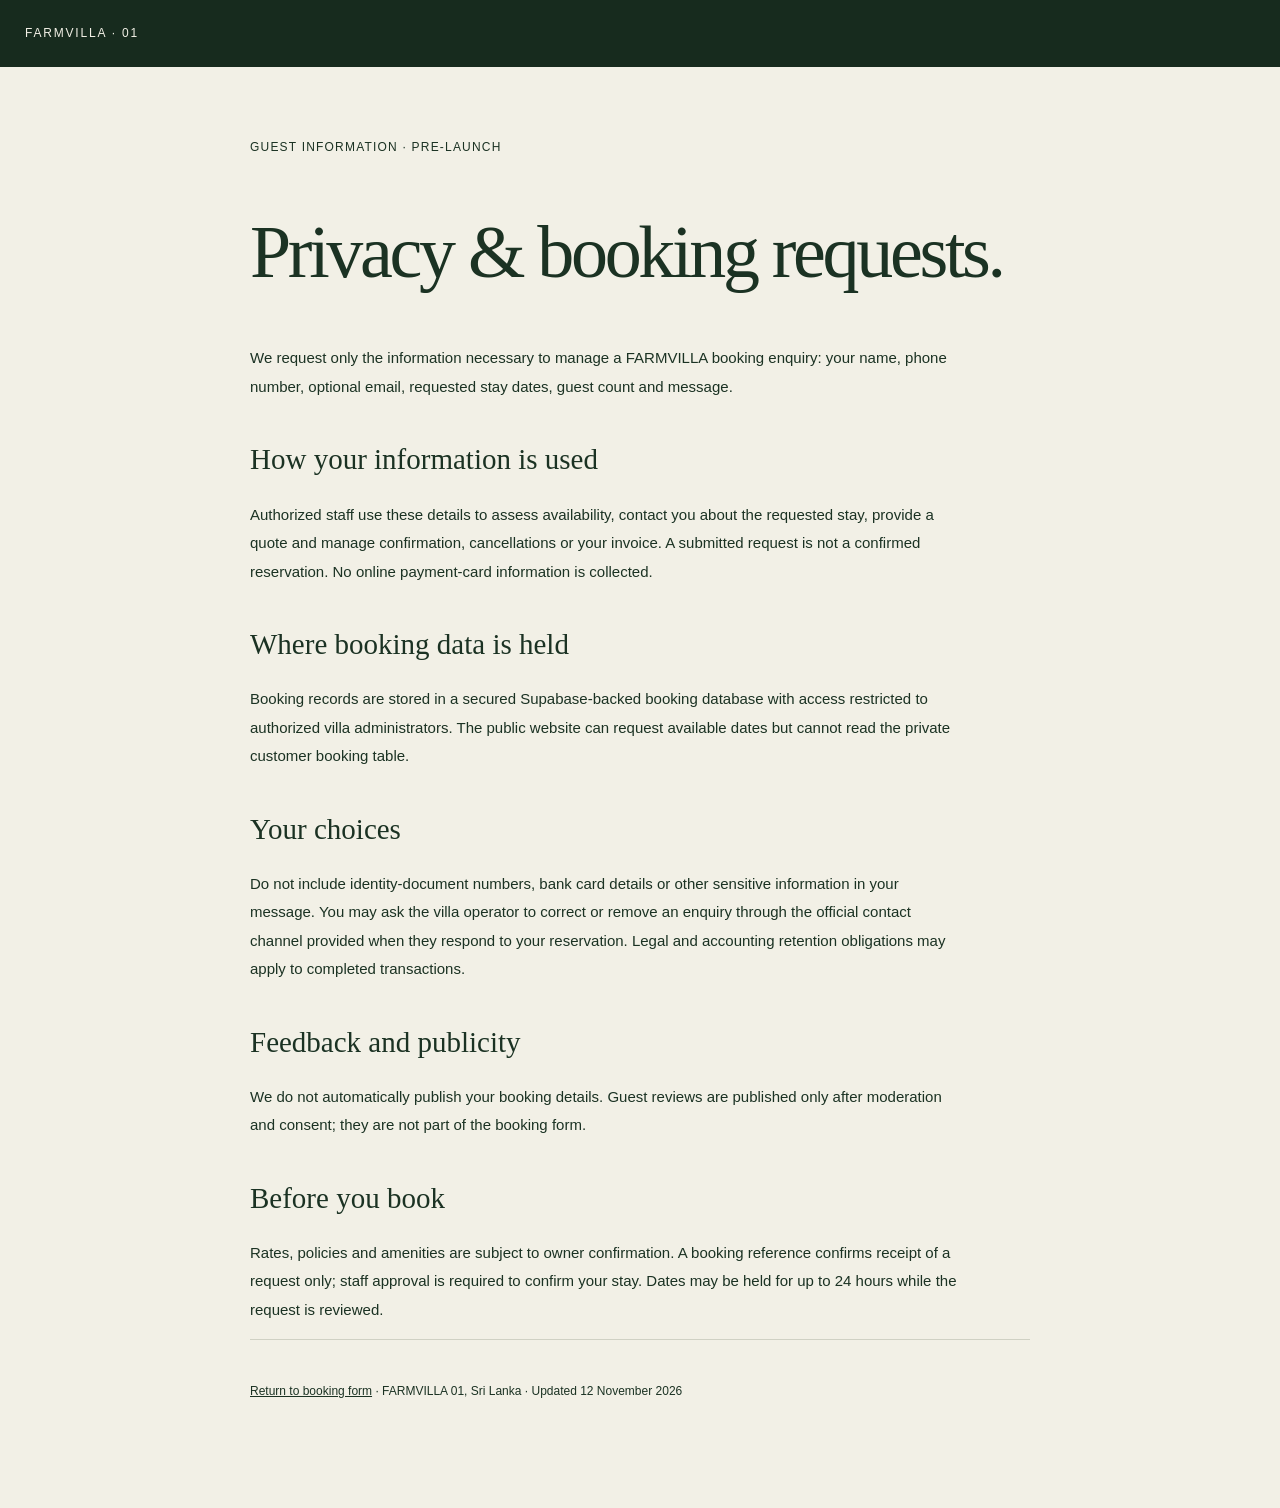
<file: privacy.html>
<!doctype html><html lang="en"><head><meta charset="utf-8"><meta name="viewport" content="width=device-width,initial-scale=1"><title>Guest Privacy | FARMVILLA</title><meta name="robots" content="noindex"><style>body{margin:0;background:#f2f0e6;color:#1b3223;font:15px/1.9 Arial,sans-serif}main{max-width:780px;padding:65px 25px;margin:auto}h1{font:400 clamp(43px,7vw,74px) Georgia,serif;letter-spacing:-.045em}h2{font:400 29px Georgia,serif;margin-top:42px}a{color:inherit}small{font-size:12px;letter-spacing:.1em}p{max-width:710px}header{background:#172b1e;color:#f2f0e6;padding:22px 25px;font-size:12px;letter-spacing:.15em}ul{padding-left:23px}footer{padding:40px 0;border-top:1px solid #d0d1c4;font-size:12px}</style></head><body><header><a href="./" style="color:inherit;text-decoration:none">FARMVILLA · 01</a></header><main><small>GUEST INFORMATION · PRE-LAUNCH</small><h1>Privacy & booking requests.</h1><p>We request only the information necessary to manage a FARMVILLA booking enquiry: your name, phone number, optional email, requested stay dates, guest count and message.</p><h2>How your information is used</h2><p>Authorized staff use these details to assess availability, contact you about the requested stay, provide a quote and manage confirmation, cancellations or your invoice. A submitted request is not a confirmed reservation. No online payment-card information is collected.</p><h2>Where booking data is held</h2><p>Booking records are stored in a secured Supabase-backed booking database with access restricted to authorized villa administrators. The public website can request available dates but cannot read the private customer booking table.</p><h2>Your choices</h2><p>Do not include identity-document numbers, bank card details or other sensitive information in your message. You may ask the villa operator to correct or remove an enquiry through the official contact channel provided when they respond to your reservation. Legal and accounting retention obligations may apply to completed transactions.</p><h2>Feedback and publicity</h2><p>We do not automatically publish your booking details. Guest reviews are published only after moderation and consent; they are not part of the booking form.</p><h2>Before you book</h2><p>Rates, policies and amenities are subject to owner confirmation. A booking reference confirms receipt of a request only; staff approval is required to confirm your stay. Dates may be held for up to 24 hours while the request is reviewed.</p><footer><a href="./#enquire">Return to booking form</a> · FARMVILLA 01, Sri Lanka · Updated 12 November 2026</footer></main></body></html>
</file>
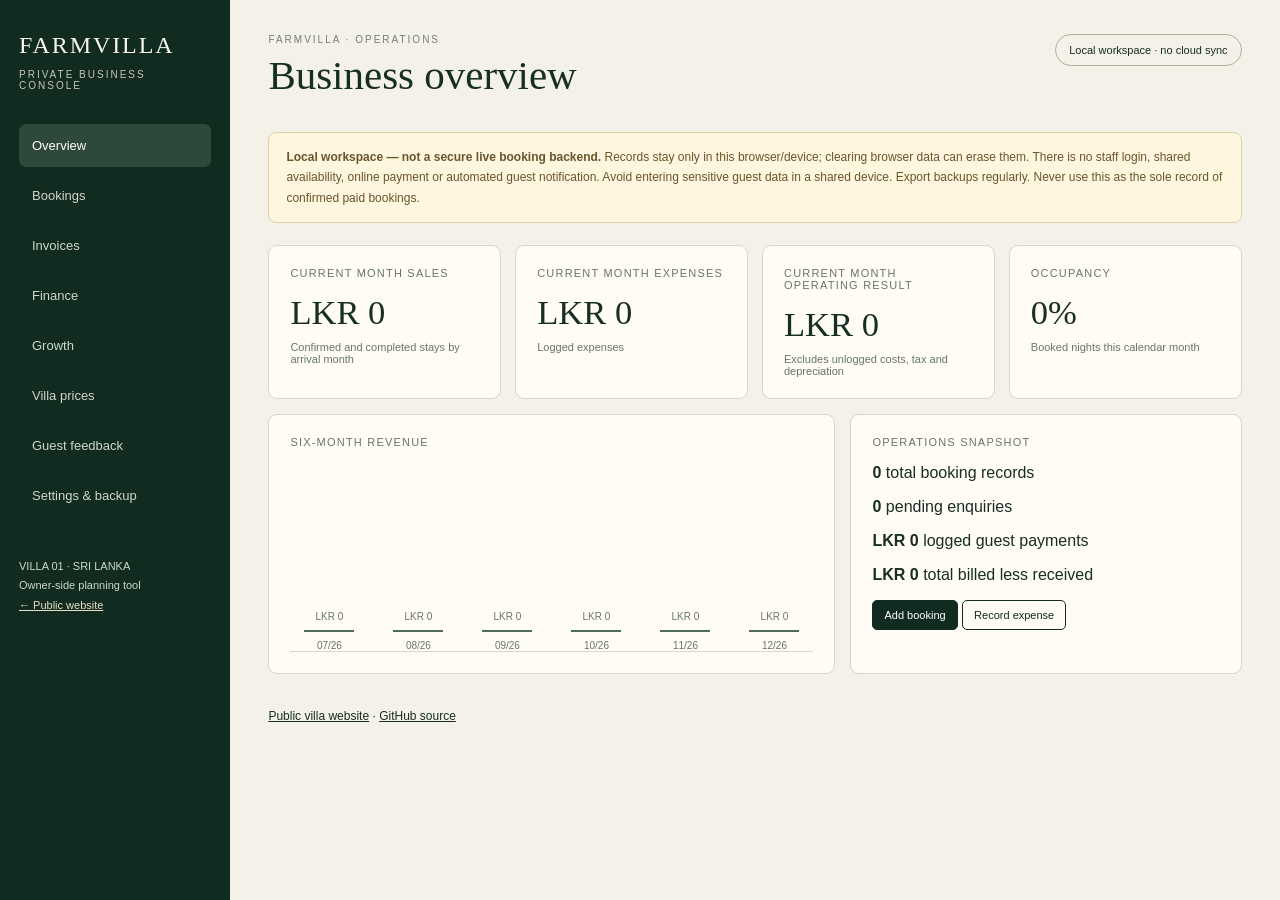
<file: admin/local-demo.html>
<!doctype html>
<html lang="en"><head><meta charset="utf-8"><meta name="viewport" content="width=device-width,initial-scale=1"><meta name="robots" content="noindex,nofollow"><title>FARMVILLA | Command Center</title>
<style>
:root{--bg:#f4f1e8;--ink:#172e22;--deep:#112b20;--muted:#687668;--gold:#b79b6d;--line:#d8d8c9}*{box-sizing:border-box}body{margin:0;background:var(--bg);color:var(--ink);font-family:Inter,Arial,sans-serif}button,input,select,textarea{font:inherit}button{cursor:pointer}button:focus-visible,input:focus-visible,textarea:focus-visible,select:focus-visible{outline:2px solid var(--gold);outline-offset:2px}.shell{display:grid;grid-template-columns:230px minmax(0,1fr);min-height:100vh}aside{background:var(--deep);color:#f8f4e9;padding:32px 19px}aside h2{font-family:Georgia,serif;font-size:24px;font-weight:400;letter-spacing:.08em;margin:0 0 10px}aside p{font-size:10px;letter-spacing:.2em;color:#c8c6b8;text-transform:uppercase;margin:0 0 33px}.nav{display:grid;gap:7px}.nav button{background:transparent;border:0;text-align:left;color:#d0d7cd;padding:14px 13px;border-radius:7px;font-size:13px}.nav button[aria-selected=true],.nav button:hover{background:#2e4939;color:white}aside .foot{margin-top:40px;font-size:11px;line-height:1.75;color:#ced8cd}main{padding:34px clamp(18px,3vw,55px);min-width:0}.head{display:flex;align-items:start;justify-content:space-between;gap:20px;margin-bottom:27px}.eyebrow{font-size:10px;letter-spacing:.2em;text-transform:uppercase;color:#738173}.head h1{font-family:Georgia,serif;font-weight:400;font-size:clamp(29px,3.2vw,45px);margin:6px 0}.pill{display:inline-flex;font-size:11px;border:1px solid #b5af9e;padding:9px 13px;border-radius:30px}.warn{background:#fff6df;border:1px solid #ded0a7;color:#69552b;padding:14px 17px;font-size:12px;line-height:1.7;border-radius:8px;margin:0 0 22px}.grid{display:grid;grid-template-columns:repeat(4,1fr);gap:14px}.card{background:#fffcf5;border:1px solid var(--line);border-radius:9px;padding:21px}.card h3{font-size:11px;font-weight:500;letter-spacing:.11em;text-transform:uppercase;color:var(--muted);margin:0 0 14px}.value{font-family:Georgia,serif;font-size:clamp(24px,2.7vw,39px)}.sub{font-size:11px;color:var(--muted);margin-top:9px}.row{display:flex;gap:13px;flex-wrap:wrap;align-items:center}.split{display:grid;grid-template-columns:1.45fr 1fr;gap:15px;margin-top:15px}.section{margin-top:26px}.section h2{font:400 26px Georgia,serif}.button{border:1px solid var(--deep);background:var(--deep);color:white;padding:11px 17px;border-radius:5px;font-size:12px}.secondary{background:transparent;color:var(--deep)}.danger{border-color:#a35e51;color:#a35e51;background:transparent}.small{padding:8px 11px;font-size:11px}.tablewrap{overflow:auto}.tbl{width:100%;border-collapse:collapse;font-size:12px;min-width:620px}.tbl th{text-align:left;text-transform:uppercase;font-size:10px;letter-spacing:.08em;color:#687568}.tbl th,.tbl td{border-bottom:1px solid var(--line);padding:12px 8px}.tbl td button{margin-right:5px}.tag{border:1px solid #b9c7b3;border-radius:20px;padding:5px 8px;font-size:10px}.formgrid{display:grid;grid-template-columns:repeat(2,minmax(0,1fr));gap:14px}.formgrid label{font-size:12px;display:grid;gap:6px}.formgrid input,.formgrid select,.formgrid textarea{width:100%;padding:12px;border:1px solid #bdc6ba;background:white;border-radius:4px;color:#223a2c}.formgrid .full{grid-column:1/-1}dialog{border:0;border-radius:10px;box-shadow:0 18px 90px #0006;padding:0;max-width:min(650px,calc(100vw - 30px));width:100%}dialog::backdrop{background:#0d241bc4}.modal{padding:30px;max-height:90vh;overflow:auto}.modal h2{font:400 30px Georgia,serif}.muted{color:var(--muted);font-size:12px;line-height:1.65}.bars{display:flex;align-items:end;height:190px;gap:11px;border-bottom:1px solid var(--line);padding:20px 0 0}.barcol{flex:1;display:flex;align-items:center;flex-direction:column;justify-content:end;height:100%;gap:8px;font-size:10px;color:var(--muted)}.bar{background:#506e56;width:100%;max-width:50px;min-height:2px}.footlinks{margin-top:35px;font-size:12px}.footlinks a{color:inherit}.empty{color:var(--muted);font-size:13px;padding:12px}.inline{max-width:150px;padding:7px;border:1px solid var(--line)}.hidden{display:none!important}@media(max-width:950px){.shell{grid-template-columns:1fr}aside{padding:19px}aside h2{font-size:20px}aside p{margin-bottom:10px}.nav{display:flex;overflow:auto}.nav button{white-space:nowrap}.grid{grid-template-columns:repeat(2,1fr)}.split{grid-template-columns:1fr}}@media(max-width:540px){.grid,.formgrid{grid-template-columns:1fr}.head{display:block}.head .pill{margin-top:10px}.card{padding:16px}}
@media print{aside,.head,.warn,.button,.footlinks{display:none!important}main{padding:0}.card{break-inside:avoid}}
</style></head><body><div class="shell"><aside><h2>FARMVILLA</h2><p>Private Business Console</p><div class="nav" role="tablist" aria-label="Dashboard"><button data-tab="overview" aria-selected="true">Overview</button><button data-tab="bookings" aria-selected="false">Bookings</button><button data-tab="invoices" aria-selected="false">Invoices</button><button data-tab="finance" aria-selected="false">Finance</button><button data-tab="growth" aria-selected="false">Growth</button><button data-tab="pricing" aria-selected="false">Villa prices</button><button data-tab="reviews" aria-selected="false">Guest feedback</button><button data-tab="settings" aria-selected="false">Settings & backup</button></div><div class="foot">VILLA 01 · SRI LANKA<br>Owner-side planning tool<br><a style="color:#e9dfc6" href="../">← Public website</a></div></aside><main><div class="head"><div><div class="eyebrow">FARMVILLA · Operations</div><h1 id="pageTitle">Business overview</h1></div><span class="pill" id="statusPill">Local workspace · no cloud sync</span></div><div class="warn"><b>Local workspace — not a secure live booking backend.</b> Records stay only in this browser/device; clearing browser data can erase them. There is no staff login, shared availability, online payment or automated guest notification. Avoid entering sensitive guest data in a shared device. Export backups regularly. Never use this as the sole record of confirmed paid bookings.</div><div id="screen"></div><div class="footlinks"><a href="../">Public villa website</a> · <a href="https://github.com/AUTO-0/farmvilla">GitHub source</a></div></main></div>
<dialog id="editor"><div class="modal"><h2 id="modalTitle">Add entry</h2><form id="editForm"><div id="fields" class="formgrid"></div><div class="row" style="margin-top:22px"><button class="button" type="submit">Save entry</button><button class="button secondary" type="button" id="cancel">Cancel</button></div></form></div></dialog>
<script>
(()=>{'use strict';
const KEY='farmvilla_ops_v1';
const TODAY=()=>new Date().toISOString().slice(0,10);
const empty=()=>({bookings:[],expenses:[],settings:{villa:'Farm Villa 01',nightly:12000,monthlyFixed:0,currency:'LKR',notes:''}});
let state;try{const v=JSON.parse(localStorage.getItem(KEY)||'null');state=v&&Array.isArray(v.bookings)&&Array.isArray(v.expenses)?v:empty()}catch{state=empty()}
let tab='overview',edit=null;if(!Array.isArray(state.reviews))state.reviews=[];
const pricesDefault={weekday:12000,weekend:16000,special:22000};if(!state.prices||!['weekday','weekend','special'].every(k=>Number.isFinite(Number(state.prices[k]))))state.prices={...pricesDefault};
const $=id=>document.getElementById(id),money=n=>'LKR '+Number(n||0).toLocaleString('en-LK',{maximumFractionDigits:0});
const save=()=>localStorage.setItem(KEY,JSON.stringify(state));
const el=(tag,txt,attrs={})=>{const x=document.createElement(tag);if(txt!==undefined&&txt!==null)x.textContent=String(txt);for(const[k,v]of Object.entries(attrs)){if(k==='class')x.className=v;else x.setAttribute(k,v)}return x};
const E=s=>String(s??'').replace(/[&<>"']/g,c=>({'&':'&amp;','<':'&lt;','>':'&gt;','"':'&quot;',"'":'&#39;'}[c]));
const days=(a,b)=>Math.max(0,Math.round((new Date(b+'T12:00:00')-new Date(a+'T12:00:00'))/86400000));
const currentMonth=()=>TODAY().slice(0,7);
const active=b=>['confirmed','checked_in','completed'].includes(b.status);
const revenue=b=>active(b)?Number(b.amount||0):0;
const deposits=b=>active(b)?Number(b.paid||0):0;
const paid=b=>state.bookings.reduce((n,b)=>n+deposits(b),0);
const rev=()=>state.bookings.reduce((n,b)=>n+revenue(b),0);
const expense=()=>state.expenses.reduce((n,x)=>n+Number(x.amount||0),0);
const mkcard=(name,val,sub)=>'<div class="card"><h3>'+E(name)+'</h3><div class="value">'+E(val)+'</div><div class="sub">'+E(sub)+'</div></div>';
const btn=(text,action,cls='button small')=>'<button class="'+cls+'" data-action="'+action+'">'+E(text)+'</button>';
const thisMonth=state=>state.bookings.filter(b=>b.arrival?.slice(0,7)===currentMonth()&&active(b));
const occupancy=()=>{const y=Number(currentMonth().slice(0,4)),m=Number(currentMonth().slice(5,7));let total=0;for(const b of state.bookings){if(!active(b))continue;for(let d=1;d<=new Date(y,m,0).getDate();d++){let date=y+'-'+String(m).padStart(2,'0')+'-'+String(d).padStart(2,'0');if(date>=b.arrival&&date<b.departure)total++}}return Math.min(100,Math.round(100*total/new Date(y,m,0).getDate()))};
const monthStats=()=>Array.from({length:6},(_,j)=>{let d=new Date();d.setDate(1);d.setMonth(d.getMonth()-(5-j));const month=d.toISOString().slice(0,7);return{month,rev:state.bookings.filter(b=>active(b)&&b.arrival.slice(0,7)===month).reduce((s,b)=>s+Number(b.amount||0),0),exp:state.expenses.filter(x=>x.date.slice(0,7)===month).reduce((s,x)=>s+Number(x.amount||0),0)}});
function show(t){tab=t;document.querySelectorAll('[data-tab]').forEach(x=>x.setAttribute('aria-selected',String(x.dataset.tab===t)));$('pageTitle').textContent=({overview:'Business overview',bookings:'Booking management',invoices:'Guest invoices',finance:'Income & expenses',growth:'Business growth',pricing:'Villa pricing',reviews:'Guest feedback',settings:'Settings & backup'})[t];render()}
function render(){const s=$('screen');if(tab==='overview'){const m=thisMonth(state),monthRev=m.reduce((n,b)=>n+Number(b.amount||0),0),monthExpenses=state.expenses.filter(x=>x.date.slice(0,7)===currentMonth()).reduce((n,x)=>n+Number(x.amount||0),0);s.innerHTML='<div class="grid">'+mkcard('Current month sales',money(monthRev),'Confirmed and completed stays by arrival month')+mkcard('Current month expenses',money(monthExpenses),'Logged expenses')+mkcard('Current month operating result',money(monthRev-monthExpenses),'Excludes unlogged costs, tax and depreciation')+mkcard('Occupancy',occupancy()+'%','Booked nights this calendar month')+'</div><div class="split"><div class="card"><h3>Six-month revenue</h3><div id="chart" class="bars"></div></div><div class="card"><h3>Operations snapshot</h3><p><b>'+state.bookings.length+'</b> total booking records</p><p><b>'+state.bookings.filter(b=>b.status==='pending').length+'</b> pending enquiries</p><p><b>'+money(paid())+'</b> logged guest payments</p><p><b>'+money(rev()-paid())+'</b> total billed less received</p>'+btn('Add booking','new-booking')+' '+btn('Record expense','new-expense','button secondary small')+'</div></div>';const arr=monthStats(),max=Math.max(1,...arr.map(x=>x.rev));$('chart').innerHTML=arr.map(x=>'<div class="barcol"><span>'+E(money(x.rev))+'</span><div class="bar" style="height:'+Math.max(2,Math.round(x.rev/max*120))+'px"></div><span>'+E(x.month.slice(5))+'/'+E(x.month.slice(2,4))+'</span></div>').join('')}
if(tab==='bookings'){s.innerHTML='<div class="row">'+btn('+ Add booking','new-booking')+'<span class="muted">Check overlapping confirmed stays before accepting reservations.</span></div><div class="card section tablewrap"><table class="tbl"><thead><tr><th>Reference</th><th>Guest</th><th>Stay</th><th>Nights</th><th>Status</th><th>Price</th><th>Received</th><th>Actions</th></tr></thead><tbody>'+state.bookings.sort((a,b)=>b.arrival.localeCompare(a.arrival)).map(b=>'<tr><td>'+E(b.ref)+'</td><td>'+E(b.guest)+'</td><td>'+E(b.arrival)+' — '+E(b.departure)+'</td><td>'+days(b.arrival,b.departure)+'</td><td><span class="tag">'+E(b.status)+'</span></td><td>'+money(b.amount)+'</td><td>'+money(b.paid)+'</td><td>'+btn('Edit','edit-booking:'+b.id,'button secondary small')+' '+btn('Invoice','invoice:'+b.id,'button secondary small')+'</td></tr>').join('')+'</tbody></table>'+(!state.bookings.length?'<p class="empty">No booking records yet. Add your first reservation or enquiry.</p>':'')+'</div>'}
if(tab==='invoices'){s.innerHTML='<div class="card"><h3>Print-ready guest invoices</h3><p class="muted">Invoices are generated from booking records. Only print invoices for actual agreed charges, and record payment amounts after verification. Each booking has its own invoice reference.</p><div class="tablewrap"><table class="tbl"><thead><tr><th>Invoice</th><th>Guest</th><th>Total</th><th>Paid</th><th>Balance</th><th>Document</th></tr></thead><tbody>'+state.bookings.map(b=>'<tr><td>INV-'+E(b.ref)+'</td><td>'+E(b.guest)+'</td><td>'+money(b.amount)+'</td><td>'+money(b.paid)+'</td><td>'+money(Math.max(0,b.amount-b.paid))+'</td><td>'+btn('Open invoice','invoice:'+b.id)+'</td></tr>').join('')+'</tbody></table>'+(!state.bookings.length?'<p class="empty">Add bookings to generate invoices.</p>':'')+'</div></div>'}
if(tab==='finance'){s.innerHTML='<div class="grid">'+mkcard('Booked revenue',money(rev()),'Recognized here as confirmed stay value')+mkcard('Guest payments received',money(paid()),'Manual payment records')+mkcard('Recorded expenses',money(expense()),'Actual expenses entered')+mkcard('Cash movement',money(paid()-expense()),'Receipts less recorded expenses')+'</div><div class="section row">'+btn('+ Record expense','new-expense')+' '+btn('Export CSV','export-expenses','button secondary small')+'</div><div class="card section tablewrap"><h3>Expense ledger</h3><table class="tbl"><thead><tr><th>Date</th><th>Category</th><th>Description</th><th>Amount</th><th>Actions</th></tr></thead><tbody>'+state.expenses.sort((a,b)=>b.date.localeCompare(a.date)).map(x=>'<tr><td>'+E(x.date)+'</td><td>'+E(x.category)+'</td><td>'+E(x.memo)+'</td><td>'+money(x.amount)+'</td><td>'+btn('Edit','edit-expense:'+x.id,'button secondary small')+'</td></tr>').join('')+'</tbody></table></div>'}
if(tab==='growth'){const reservations=state.bookings.filter(b=>active(b));const nights=reservations.reduce((n,b)=>n+days(b.arrival,b.departure),0),avg=nights?rev()/nights:0,leads=state.bookings.filter(b=>b.status==='pending').length,completed=state.bookings.filter(b=>b.status==='completed').length;const channels=['Instagram','Facebook','TikTok','WhatsApp','Google','Referral','Walk-in','Other'];s.innerHTML='<div class="grid">'+mkcard('Average daily rate',money(avg),'Booked revenue ÷ booked nights')+mkcard('Nights sold',nights,'Across entered stays')+mkcard('Pending leads',leads,'Still awaiting decision')+mkcard('Completed stays',completed,'Marked completed')+'</div><div class="split"><div class="card"><h3>Lead sources</h3>'+channels.map(c=>{const count=state.bookings.filter(b=>b.source===c).length;return '<p>'+E(c)+' <b style="float:right">'+count+'</b></p>'}).join('')+'</div><div class="card"><h3>Practical growth priorities</h3><p class="muted"><b>1.</b> Track the source of every enquiry to identify effective channels.</p><p class="muted"><b>2.</b> Measure monthly occupancy, nightly rate, cancellation and repeat guest rates.</p><p class="muted"><b>3.</b> Offer weekday and weekend packages only after knowing your real operating costs.</p><p class="muted"><b>4.</b> Request permission-based reviews after completed stays.</p><p class="muted"><b>5.</b> Do not publish occupancy or revenue figures until verified.</p></div></div>'}
if(tab==='reviews'){s.innerHTML='<div class="card"><h3>Guest feedback moderation</h3><p class="muted">Add authentic guest feedback received through a verified channel. Only guest reviews with the owner\'s explicit publication approval AND verified-stay status should be published. This is a local drafting tool, not an online submission inbox.</p><div class="row">'+btn('+ Add guest review','new-review')+' '+btn('Download reviews.json','export-reviews','button secondary small')+' <a class="button small secondary" style="text-decoration:none" href="https://github.com/AUTO-0/farmvilla/edit/main/reviews.json" target="_blank" rel="noopener noreferrer">Publish on GitHub ↗</a></div><div class="section tablewrap"><table class="tbl"><thead><tr><th>Guest</th><th>Rating</th><th>Comments</th><th>Stay checked</th><th>Approved</th><th>Actions</th></tr></thead><tbody>'+state.reviews.map(x=>'<tr><td>'+E(x.name)+'</td><td>'+E("★".repeat(Math.min(5,Math.max(1,Number(x.rating)||1))))+'</td><td>'+E(String(x.comment||"").slice(0,125))+'</td><td>'+E(x.verified?"Yes":"No")+'</td><td>'+E(x.approved?"Yes":"No")+'</td><td>'+btn('Edit','edit-review:'+x.id,'button secondary small')+' '+btn('Delete','delete-review:'+x.id,'button danger small')+'</td></tr>').join('')+'</tbody></table>'+(!state.reviews.length?'<p class="empty">No reviews yet. No testimonials will appear publicly until authentic reviews are added and published.</p>':'')+'</div><p class="muted"><b>Publishing:</b> Download reviews.json. Open the published GitHub file using the button above, replace its contents with your JSON and commit the change. The public website then displays only approved, verified guest reviews. This admin page has no login or shared database; do not record private guest details.</p></div>'}
if(tab==='pricing'){s.innerHTML='<div class="card"><h3>Villa 01 — stay rate editor</h3><p class="muted">Adjust these rates in Sri Lankan rupees. Saving changes the draft on this browser only. To update the public site for every customer, publish the exported configuration file to GitHub. The public site reads prices.json on each visit.</p><div class="formgrid"><label>Weekday rate (Mon–Thu) · per night (LKR)<input type="number" min="0" max="10000000" step="100" id="priceWeekday" value="'+E(state.prices.weekday)+'"></label><label>Weekend rate (Fri–Sun) · per night (LKR)<input type="number" min="0" max="10000000" step="100" id="priceWeekend" value="'+E(state.prices.weekend)+'"></label><label>Special stay · per package (LKR)<input type="number" min="0" max="10000000" step="100" id="priceSpecial" value="'+E(state.prices.special)+'"></label></div><div class="row" style="margin-top:20px">'+btn('Save draft prices','save-prices')+' '+btn('Download prices.json','download-prices','button secondary small')+' '+btn('Copy JSON to clipboard','copy-prices','button secondary small')+'</div><div class="section"><h3>How to publish prices to customers</h3><p class="muted"><b>Step 1.</b> Save draft prices above.<br><b>Step 2.</b> Download prices.json or copy the JSON.<br><b>Step 3.</b> <a target="_blank" rel="noopener noreferrer" style="text-decoration:underline" href="https://github.com/AUTO-0/farmvilla/edit/main/prices.json">Edit the published prices.json file on GitHub</a> and replace its contents with the downloaded JSON. Commit your update.<br><b>Step 4.</b> Wait for GitHub Pages deployment to complete, then refresh the public website and verify all three amounts.</p><p class="muted"><b>Security:</b> This admin page is publicly accessible. The draft pricing tool is not authenticated and does not write to GitHub automatically. Only users authorized to commit to the repository can publish new rates. Do not put private customer records here.</p></div></div>'}
if(tab==='settings'){s.innerHTML='<div class="split"><div class="card"><h3>Business settings</h3><div class="formgrid"><label class="full">Villa name<input id="setName" value="'+E(state.settings.villa)+'"></label><label>Indicative nightly rate (LKR)<input id="setRate" type="number" min="0" value="'+E(state.settings.nightly)+'"></label><label>Estimated fixed monthly costs (LKR)<input id="setFixed" type="number" min="0" value="'+E(state.settings.monthlyFixed)+'"></label><label class="full">Private operating notes<textarea id="setNotes">'+E(state.settings.notes)+'</textarea></label></div><p>'+btn('Save settings','save-settings')+'</p></div><div class="card"><h3>Backup & restore</h3><p class="muted">Export your browser records as a JSON file, or restore a previously exported file on this device.</p><div class="row">'+btn('Download JSON backup','backup')+' '+btn('Booking CSV','export-bookings','button secondary small')+'</div><p><label class="muted">Restore JSON backup (replaces all current local records)<br><input type="file" id="restore" accept=".json,application/json"></label></p><hr><p class="muted">Your data is local only. This tool has no accounts, permissions or cloud database. Do not place customer records in a GitHub repository.</p>'+btn('Clear local workspace','clear','button danger small')+'</div></div>'}
}
function download(name,content,type){const blob=new Blob([content],{type}),url=URL.createObjectURL(blob),a=el('a');a.href=url;a.download=name;document.body.append(a);a.click();a.remove();setTimeout(()=>URL.revokeObjectURL(url),1000)}
function csv(rows){return rows.map(r=>r.map(v=>'"'+String(v??'').replaceAll('"','""')+'"').join(',')).join('\r\n')}
function fields(type,d={}){const booking=type==='booking',lst=booking?[['guest','Guest name','text'],['phone','Contact phone','tel'],['email','Email (optional)','email'],['arrival','Check-in','date'],['departure','Check-out','date'],['guests','Guest count','number'],['status','Status','select','pending|confirmed|checked_in|completed|cancelled'],['source','How they found us','select','Instagram|Facebook|TikTok|WhatsApp|Google|Referral|Walk-in|Other'],['amount','Agreed total (LKR)','number'],['paid','Payment received (LKR)','number'],['notes','Notes','textarea']]:[['date','Expense date','date'],['category','Category','select','Cleaning|Utilities|Maintenance|Supplies|Marketing|Staff|Rent|Other'],['memo','Description','text'],['amount','Amount (LKR)','number']];return lst.map(([key,label,kind,opts])=>{let val=d[key]??(key==='arrival'||key==='date'?TODAY():key==='departure'?new Date(Date.now()+86400000).toISOString().slice(0,10):key==='status'?'pending':key==='source'?'WhatsApp':key==='category'?'Cleaning':key==='amount'?'0':key==='paid'?'0':key==='guests'?'2':'');let input=kind==='select'?'<select name="'+key+'">'+opts.split('|').map(o=>'<option '+(o===val?'selected':'')+'>'+E(o)+'</option>').join('')+'</select>':kind==='textarea'?'<textarea name="'+key+'" rows="3">'+E(val)+'</textarea>':'<input name="'+key+'" type="'+kind+'" value="'+E(val)+'" '+(kind==='number'?'min="0" step="1"':'')+' '+(['guest','arrival','departure','date','memo','amount'].includes(key)?'required':'')+'>';return '<label class="'+(kind==='textarea'?'full':'')+'">'+E(label)+input+'</label>'}).join('')}
function reviewEditor(id){const x=state.reviews.find(v=>v.id===id)||{};edit={type:'review',id};$('modalTitle').textContent=id?'Edit guest review':'Add guest review';$('fields').innerHTML='<label>Public display name<input name="name" required maxlength="65" value="'+E(x.name||'')+'"></label><label>Rating (1 to 5)<select name="rating">'+[1,2,3,4,5].map(n=>'<option '+(Number(x.rating||5)===n?'selected':'')+'>'+n+'</option>').join('')+'</select></label><label class="full">Review<textarea name="comment" maxlength="500" required rows="4">'+E(x.comment||'')+'</textarea></label><label class="full"><span>Verified stay? (confirm against actual booking)</span><select name="verified"><option value="false">Not verified</option><option value="true" '+(x.verified?'selected':'')+'>Yes, stay verified</option></select></label><label class="full"><span>Guest consent to publish?</span><select name="approved"><option value="false">Not approved</option><option value="true" '+(x.approved?'selected':'')+'>Yes, permission obtained</option></select></label>';$('editor').showModal()}
function openEditor(type,id){const a=type==='booking'?state.bookings:state.expenses,d=a.find(x=>x.id===id)||{};edit={type,id};$('modalTitle').textContent=(id?'Edit ':'Add ')+(type==='booking'?'booking':'expense');$('fields').innerHTML=fields(type,d);$('editor').showModal()}
function invoice(id){const b=state.bookings.find(x=>x.id===id);if(!b)return;const win=window.open('','_blank');if(!win){alert('Allow popups to print invoices.');return}const str='<!doctype html><html><head><title>Invoice '+E(b.ref)+'</title><style>body{font-family:Arial,sans-serif;padding:55px;max-width:780px;margin:auto;color:#193021}header{border-bottom:2px solid #1c3626;padding-bottom:25px}h1{font-size:34px}small{color:#777}table{width:100%;border-collapse:collapse;margin:35px 0}td,th{text-align:left;border-bottom:1px solid #ccc;padding:14px 8px}.total{font-size:22px}button{padding:12px 20px;background:#193021;color:white;border:0}@media print{button{display:none}}</style></head><body><header><h1>FARMVILLA</h1><p>'+E(state.settings.villa)+'</p><small>INVOICE · INV-'+E(b.ref)+'</small></header><p><b>Guest:</b> '+E(b.guest)+'<br><b>Phone:</b> '+E(b.phone)+'<br><b>Invoice date:</b> '+E(TODAY())+'<br><b>Stay:</b> '+E(b.arrival)+' to '+E(b.departure)+'</p><table><tr><th>Description</th><th>Quantity</th><th>Amount</th></tr><tr><td>Villa accommodation</td><td>'+days(b.arrival,b.departure)+' night(s)</td><td>'+money(b.amount)+'</td></tr></table><p class="total"><b>Total: '+money(b.amount)+'</b></p><p>Payment recorded: '+money(b.paid)+'</p><p><b>Balance: '+money(Math.max(0,b.amount-b.paid))+'</b></p><small>This document is generated from manually entered records. Verify all amounts and any applicable tax before issuing.</small><p><button onclick="window.print()">Print / Save as PDF</button></p></body></html>';win.document.open();win.document.write(str);win.document.close()}
document.querySelectorAll('[data-tab]').forEach(b=>b.onclick=()=>show(b.dataset.tab));$('cancel').onclick=()=>$('editor').close();$('editForm').addEventListener('submit',e=>{e.preventDefault();const data=Object.fromEntries(new FormData(e.target));const type=edit.type;if(type==='review'){const arr=state.reviews;if(!String(data.name||'').trim()||!String(data.comment||'').trim()){alert('Name and review are required');return}data.name=String(data.name).trim().slice(0,65);data.comment=String(data.comment).trim().slice(0,500);data.rating=Number(data.rating);data.verified=data.verified==='true';data.approved=data.approved==='true';data.id=edit.id||crypto.randomUUID();const i=arr.findIndex(x=>x.id===edit.id);if(i>=0)arr[i]=data;else arr.push(data);save();$('editor').close();render();return}const arr=type==='booking'?state.bookings:state.expenses;for(const k of ['amount','paid','guests'])if(k in data)data[k]=Number(data[k]||0);if(type==='booking'){if(data.arrival>=data.departure){alert('Check-out must be later than check-in.');return}if(data.paid>data.amount){alert('Payment cannot exceed agreed total.');return}if(active(data)){const overlap=state.bookings.find(b=>b.id!==edit.id&&active(b)&&data.arrival<b.departure&&data.departure>b.arrival);if(overlap){alert('Booking overlaps '+overlap.ref+'. Please resolve dates before confirming.');return}}}const existing=arr.findIndex(x=>x.id===edit.id);data.id=edit.id||crypto.randomUUID();if(type==='booking')data.ref=existing>=0?arr[existing].ref:'FV-'+Date.now().toString(36).toUpperCase();if(existing>=0)arr[existing]={...arr[existing],...data};else arr.push(data);save();$('editor').close();render()});
$('screen').addEventListener('click',e=>{const b=e.target.closest('[data-action]');if(!b)return;const [act,id]=b.dataset.action.split(':');if(act==='new-booking')openEditor('booking');if(act==='new-review')reviewEditor();if(act==='edit-review')reviewEditor(id);if(act==='delete-review'&&confirm('Delete this local review draft?')){state.reviews=state.reviews.filter(x=>x.id!==id);save();render()}if(act==='export-reviews'){download('reviews.json',JSON.stringify(state.reviews.filter(x=>x.approved&&x.verified).map(x=>({name:x.name,rating:x.rating,comment:x.comment,verified:true,approved:true})),null,2)+'\n','application/json')}if(act==='new-expense')openEditor('expense');if(act==='edit-booking')openEditor('booking',id);if(act==='edit-expense')openEditor('expense',id);if(act==='invoice')invoice(id);if(act==='save-prices'){const nums=['priceWeekday','priceWeekend','priceSpecial'].map(k=>Number($(k).value));if(nums.some(n=>!Number.isSafeInteger(n)||n<0||n>10000000)){alert('Enter valid positive whole-number prices no more than 10,000,000 LKR.');return}state.prices={weekday:nums[0],weekend:nums[1],special:nums[2]};save();alert('Draft saved to this browser. Download and publish prices.json on GitHub to update the public website.')}if(act==='download-prices')download('prices.json',JSON.stringify({...state.prices,updated:TODAY(),approved:false},null,2)+'\n','application/json');if(act==='copy-prices'){navigator.clipboard.writeText(JSON.stringify({...state.prices,updated:TODAY(),approved:false},null,2)).then(()=>alert('Pricing JSON copied. Paste into GitHub prices.json and commit.')).catch(()=>alert('Clipboard unavailable. Use Download prices.json instead.'))}if(act==='save-settings'){state.settings.villa=$('setName').value.trim()||'Farm Villa 01';state.settings.nightly=Math.max(0,Number($('setRate').value)||0);state.settings.monthlyFixed=Math.max(0,Number($('setFixed').value)||0);state.settings.notes=$('setNotes').value;save();alert('Settings saved locally.')}if(act==='backup')download('farmvilla-backup-'+TODAY()+'.json',JSON.stringify(state,null,2),'application/json');if(act==='export-bookings')download('farmvilla-bookings-'+TODAY()+'.csv',csv([['ref','guest','phone','email','arrival','departure','guests','status','source','amount','paid','notes'],...state.bookings.map(b=>['ref','guest','phone','email','arrival','departure','guests','status','source','amount','paid','notes'].map(k=>b[k]))]),'text/csv');if(act==='export-expenses')download('farmvilla-expenses-'+TODAY()+'.csv',csv([['date','category','memo','amount'],...state.expenses.map(b=>['date','category','memo','amount'].map(k=>b[k]))]),'text/csv');if(act==='clear'&&confirm('Delete all local booking, expense and settings records from this browser?')){state=empty();save();render()}});
$('screen').addEventListener('change',async e=>{if(e.target.id!=='restore')return;const file=e.target.files?.[0];if(!file)return;try{const o=JSON.parse(await file.text());if(!Array.isArray(o.bookings)||!Array.isArray(o.expenses)||typeof o.settings!=='object')throw Error('Invalid backup');if(!confirm('Replace ALL current browser data with backup?'))return;state=o;save();render();alert('Backup restored in this browser.')}catch(err){alert('Could not restore backup: '+err.message)}});
show('overview');
})();
</script></body></html>
</file>
<file: motion-v6.css>
/* FARMVILLA | Motion Atelier V6. Original, photo-free luxury interactions. */
:root{--m6-cream:#f4f0e3;--m6-brass:#d8c296;--m6-night:#101a13;--m6-fern:#23392a}
html{scroll-padding-top:84px}
body{--m6-scroll:0}
body.mv6-active #home{background:radial-gradient(ellipse at 69% 55%,#3c4e35 0%,#17231b 44%,#101710 100%)}
.mv6-spine{pointer-events:none;position:fixed;right:0;top:0;bottom:0;width:3px;background:#c5d7991b;z-index:45}
.mv6-spine>i{display:block;height:calc(var(--m6-scroll)*100%);background:linear-gradient(#e5d2a6,#d5ed95,#eb7548);box-shadow:0 0 11px #e7dfa04d}
.mv6-corner{position:absolute;z-index:3;pointer-events:none;right:3%;bottom:10%;border:1px solid #cfd5ac75;width:110px;height:110px;border-radius:50%;display:grid;place-items:center;color:#ecedcf;font:400 11px Georgia,serif;letter-spacing:.15em;animation:mv6Rotate 23s linear infinite}
.mv6-corner:before,.mv6-corner:after{content:"";position:absolute;inset:15px;border-radius:50%;border:1px dashed #cfd5ac4d}.mv6-corner:after{inset:35px;border-style:solid}
#home .wrap.inner{will-change:transform}
.mv6-hero-label{position:absolute;z-index:3;left:50%;bottom:7%;width:120px;height:34px;transform:translateX(-50%);display:flex;flex-direction:column;align-items:center;gap:12px;font:700 9px "DM Sans",sans-serif;text-transform:uppercase;letter-spacing:.18em;color:#dbe6bf}
.mv6-hero-label:after{content:"";width:1px;height:34px;background:linear-gradient(#e0ec9d,transparent);animation:mv6Drop 2s ease-in-out infinite}
@keyframes mv6Drop{0%,100%{transform:scaleY(.35);transform-origin:top;opacity:.6}50%{transform:scaleY(1);opacity:1}}
@keyframes mv6Rotate{to{transform:rotate(360deg)}}
.mv6-word{display:inline-block;white-space:pre;overflow:hidden;vertical-align:baseline;padding-bottom:.1em;margin-bottom:-.1em}
.mv6-word-inner{display:inline-block;transform:translate3d(0,112%,0) rotate(3deg);filter:blur(3px);transition:transform 1.1s cubic-bezier(.14,.82,.18,1),filter 1.1s ease;transition-delay:calc(var(--m6-i,0)*32ms);will-change:transform}
.mv6-show .mv6-word-inner{transform:translate3d(0,0,0);filter:blur(0)}
/* Rolling letter form along live chapter transitions */
.mv6-journey{height:300svh;position:relative;isolation:isolate;background:#14261a;color:#f0f1de}
.mv6-sticky{position:sticky;top:0;min-height:670px;height:100svh;overflow:hidden;isolation:isolate;display:flex;align-items:center;background:radial-gradient(ellipse at 67% 50%,#364a34 0%,#17251b 54%,#0f1a13 100%);transition:background 1.15s ease}
.mv6-sticky[data-stage="1"]{background:radial-gradient(ellipse at 65% 45%,#3c442d,#1b2b1d 57%,#101a14)}
.mv6-sticky[data-stage="2"]{background:radial-gradient(ellipse at 61% 50%,#5d4e37,#2e3024 58%,#111916)}
.mv6-noise{position:absolute;inset:0;pointer-events:none;opacity:.14;background-image:radial-gradient(#e3e0be 0.45px, transparent .6px);background-size:8px 8px;mask-image:linear-gradient(to right,transparent,black 45%);z-index:-1}
.mv6-sticky:after{content:"";pointer-events:none;position:absolute;inset:0;background:linear-gradient(90deg,#0d1b17de 0%,transparent 85%);z-index:-1}
.mv6-shell{position:relative;z-index:2;display:grid;grid-template-columns:1fr 1.05fr;align-items:center;gap:3%;width:min(1360px,calc(100% - 64px));margin:auto;height:100%;padding-block:80px 50px}
.mv6-header{position:absolute;top:110px;left:0;font:700 10px "DM Sans",sans-serif;letter-spacing:.28em;text-transform:uppercase;color:#daceaa}
.mv6-title{font:400 clamp(65px,8.5vw,132px)/.99 "Playfair Display",Georgia,serif;letter-spacing:-.07em;margin:15px 0 35px;max-width:780px}
.mv6-title em{color:#d6e39d}
.mv6-stage-copy{position:relative;min-height:210px;max-width:640px}
.mv6-phase{position:absolute;inset:0;opacity:0;transform:translateY(23px);filter:blur(4px);pointer-events:none;transition:opacity .8s ease,transform .8s cubic-bezier(.22,.82,.28,1),filter .8s}
.mv6-sticky[data-stage="0"] .mv6-phase[data-phase="0"],.mv6-sticky[data-stage="1"] .mv6-phase[data-phase="1"],.mv6-sticky[data-stage="2"] .mv6-phase[data-phase="2"]{opacity:1;filter:none;transform:none;pointer-events:auto}
.mv6-phase .mv6-phase-number{font-size:10px;color:#e5bd86;text-transform:uppercase;letter-spacing:.25em}
.mv6-phase h3{font:400 clamp(32px,4vw,56px) Georgia,serif;letter-spacing:-.04em;margin:12px 0}
.mv6-phase p{max-width:450px;font-size:14px;line-height:1.9;color:#bfcdbb;margin:0}
.mv6-phases-nav{display:flex;gap:9px;margin-top:8px}
.mv6-phases-nav button{border:1px solid #89917c8a;background:transparent;color:#d7e5cb;font:700 10px "DM Sans",sans-serif;letter-spacing:.1em;padding:12px 15px;min-height:42px;transition:all .4s;white-space:nowrap}
.mv6-phases-nav button[aria-current="step"]{background:#d7e6ac;color:#1b3120;border-color:#d7e6ac}
.mv6-phases-nav button:hover{border-color:#f1eac8}
.mv6-stage-bottom{position:absolute;bottom:42px;left:0;right:0;display:flex;justify-content:space-between;align-items:center;gap:20px}
.mv6-timeline{height:3px;max-width:420px;flex:1;background:#a6b4a840;border-radius:20px;overflow:hidden}
.mv6-timeline>i{height:100%;width:calc(var(--m6-journey,0)*100%);background:linear-gradient(90deg,#e0ec9d,#d5bd88,#e88159);display:block}
.mv6-count{font:400 24px Georgia,serif;letter-spacing:.08em}
.mv6-art{width:100%;max-width:710px;position:relative;aspect-ratio:1.25 / 1;filter:drop-shadow(0 35px 80px #080f0752)}
.mv6-art:before{content:"";position:absolute;inset:6%;border-radius:50%;background:radial-gradient(circle,#bfd29023 0%,transparent 68%);box-shadow:0 0 0 1px #bbc99724,0 0 0 80px #b0c79708;animation:mv6Aura 11s ease-in-out infinite;pointer-events:none}
.mv6-architecture{width:100%;height:100%;overflow:visible;position:relative;z-index:2}
.mv6-architecture .m6-draw{fill:none;stroke:#e4dfbd;stroke-width:1.65;stroke-linejoin:round;stroke-linecap:round;stroke-dasharray:1700;stroke-dashoffset:1700;transition:stroke-dashoffset 2.7s cubic-bezier(.2,.8,.2,1),stroke 1s ease}
.mv6-art.in .m6-draw{stroke-dashoffset:0}
.mv6-architecture .m6-secondary{stroke:#b0be98;stroke-width:1.25}
.mv6-architecture .m6-glow{fill:#a8bc8540;opacity:.5;transition:opacity 1s ease}
.mv6-art .mv6-halo{position:absolute;width:17%;aspect-ratio:1;border-radius:100%;background:#d8c990;box-shadow:0 0 28px #e8d29755,0 0 110px #d9bc8585;left:69%;top:12%;z-index:1;transition:background .9s,transform 1.2s,box-shadow 1s}
.mv6-sticky[data-time="night"] .mv6-halo{background:#e7ebd7;box-shadow:0 0 20px #f3ebd188,0 0 110px #c5cae744;transform:translate(12px,-5px) scale(.8)}
.mv6-stars{position:absolute;inset:0;pointer-events:none;opacity:0;transition:opacity 1.3s}
.mv6-sticky[data-time="night"] .mv6-stars{opacity:1}
.mv6-stars i{position:absolute;border-radius:50%;width:3px;height:3px;background:#e9ecd8;animation:mv6Twinkle 2.7s infinite alternate}.mv6-stars i:nth-child(1){top:11%;left:12%}.mv6-stars i:nth-child(2){top:25%;left:24%;animation-delay:.4s}.mv6-stars i:nth-child(3){top:14%;right:22%;animation-delay:1.1s}.mv6-stars i:nth-child(4){top:36%;right:10%;animation-delay:.9s}.mv6-stars i:nth-child(5){top:39%;left:13%;animation-delay:1.4s}.mv6-stars i:nth-child(6){top:8%;right:45%;animation-delay:2s}
.mv6-time-toggle{position:absolute;bottom:102px;right:0;z-index:5;display:flex;border:1px solid #d9e7cc5e;border-radius:30px;overflow:hidden;background:#1b2e20d4}
.mv6-time-toggle button{padding:12px 18px;min-height:42px;font:700 10px "DM Sans",sans-serif;text-transform:uppercase;letter-spacing:.15em;color:#d5dfc5;background:transparent;border:0}
.mv6-time-toggle button[aria-pressed="true"]{color:#182818;background:#e3ebca}
.mv6-caption{position:absolute;z-index:2;right:9%;bottom:18%;font:700 10px "DM Sans",sans-serif;letter-spacing:.24em;text-transform:uppercase;color:#c2cfac;writing-mode:vertical-rl}
@keyframes mv6Aura{50%{transform:scale(1.09);opacity:.65}}
@keyframes mv6Twinkle{to{opacity:.2;transform:scale(.65)}}
.mv6-between{min-height:330px;background:var(--m6-cream);color:#213022;display:grid;place-items:center;text-align:center;padding:75px 20px;overflow:hidden;position:relative}
.mv6-between:before,.mv6-between:after{content:"";position:absolute;border:1px solid #bdc6ab81;transform:rotate(32deg);width:280px;height:280px;border-radius:47% 53% 56% 44%;left:-180px;top:22px}.mv6-between:after{left:auto;right:-180px;top:auto;bottom:-25px}
.mv6-between p{font:400 clamp(34px,5.2vw,75px)/1.18 "Playfair Display",Georgia,serif;max-width:1050px;letter-spacing:-.045em;margin:0}.mv6-between em{color:#687a51}
.mv6-between .caps{margin-bottom:25px;color:#7b885f}
body.mv6-active #rates .rate{transition:transform .55s cubic-bezier(.18,.8,.2,1),background .4s,box-shadow .4s}
body.mv6-active #rates .rate:hover{box-shadow:0 20px 65px #d7e5a71f}
body.mv6-active .experienceTile{transform-origin:center bottom}
.mv6-fab{position:fixed;bottom:22px;right:20px;z-index:35;display:flex;align-items:center;gap:10px;background:#dfebbe;color:#1c3120;border:1px solid #d5e0af;border-radius:100px;padding:13px 19px;box-shadow:0 9px 38px #101d11b5;font:700 10px "DM Sans",sans-serif;text-transform:uppercase;letter-spacing:.1em;transition:transform .3s,background .3s}
.mv6-fab:hover{background:#f6edce;transform:translateY(-4px)}
.mv6-fab .mv6-fab-icon{font-size:18px;line-height:1}
.mv6-fab-hidden{opacity:0;pointer-events:none;transform:translateY(25px)}
@media(min-width:901px){#home .mv6-hero-label{bottom:5%}}
@media(max-width:1100px){.mv6-title{font-size:clamp(60px,7.5vw,105px)}.mv6-art{max-width:580px}.mv6-header{top:90px}}
@media(max-width:900px){.mv6-journey{height:255svh}.mv6-sticky{min-height:650px}.mv6-shell{grid-template-columns:1fr;gap:5%;padding:80px 0 64px;align-content:center;width:min(100% - 42px,680px)}.mv6-copy{position:relative;z-index:3}.mv6-title{font-size:clamp(60px,10vw,85px);margin:0 0 21px}.mv6-stage-copy{min-height:195px}.mv6-art{position:absolute;right:-25%;top:25%;width:83%;opacity:.27;z-index:0}.mv6-header{position:relative;top:auto;margin-bottom:20px}.mv6-stage-bottom{bottom:23px}.mv6-time-toggle{bottom:75px}.mv6-caption{display:none}.mv6-phases-nav{margin-top:15px}.mv6-sticky .mv6-shell{height:100%}}
@media(max-width:590px){.mv6-journey{height:235svh}.mv6-sticky{min-height:600px}.mv6-shell{padding-block:70px 65px}.mv6-title{font-size:clamp(56px,15vw,76px)}.mv6-art{right:-44%;top:30%;width:120%;opacity:.2}.mv6-phase h3{font-size:37px}.mv6-phase p{font-size:13px}.mv6-stage-copy{min-height:205px}.mv6-phases-nav button{padding:10px;font-size:9px}.mv6-time-toggle{right:0;bottom:90px}.mv6-sticky .mv6-noise{opacity:.05}.mv6-fab{right:12px;bottom:12px;font-size:9px;padding:12px 14px}.mv6-corner{display:none}.mv6-hero-label{display:none}}
@media(prefers-reduced-motion:reduce){.mv6-corner,.mv6-art:before,.mv6-stars i,.mv6-hero-label:after{animation:none!important}.mv6-word-inner{transform:none!important;filter:none!important;transition:none!important}.mv6-phase{filter:none!important}.mv6-architecture .m6-draw{stroke-dashoffset:0!important}.mv6-fab{transition:none!important}.mv6-art .mv6-halo{transition:none!important}}
</file>
<file: visual-v7.css>
/* FARMVILLA V7 — premium architectural concept, light and responsive */
:root{--fv7-brass:#d8c39a;--fv7-forest:#122418;--fv7-ivory:#f0ecdf}
.hero .sculpture{opacity:0!important;pointer-events:none}
.hero .inner{z-index:3;position:relative}
.fv7-hero-stage{position:absolute;inset:0;z-index:0;pointer-events:none;overflow:hidden}
.fv7-hero-stage:after{content:"";position:absolute;inset:0;background:linear-gradient(90deg,#111b14e6 0%,#111b14c5 22%,#111b1461 45%,#111b1400 83%);pointer-events:none}
.fv7-hero-scene{position:absolute;width:min(82vw,1250px);max-width:none;right:-6%;bottom:-12%;height:auto;object-fit:contain;opacity:.97;filter:drop-shadow(0 50px 75px #07130b88);transform:translate3d(0,35px,0) scale(1.06);animation:fv7HeroIn 1.9s cubic-bezier(.15,.68,.15,1) .2s forwards}
.fv7-hero-grain{position:absolute;inset:0;opacity:.12;pointer-events:none;background-image:radial-gradient(#f1edcf .55px,transparent .7px);background-size:9px 9px;mask-image:linear-gradient(90deg,transparent,#000 50%)}
.fv7-hero-stage .fv7-orbit{position:absolute;width:40vw;height:40vw;right:5%;top:7%;border-radius:50%;border:1px solid #f2e8b12e;box-shadow:0 0 0 65px #adc78b09,0 0 0 146px #adc78b04;animation:fv7Breathe 10s ease-in-out infinite alternate}
.fv7-hero-stage .fv7-orbit:after{content:"";position:absolute;inset:10%;border-radius:50%;border:1px dashed #f2e8b133}
.fv7-hero-stage .fv7-atmosphere{position:absolute;right:4%;top:14%;width:60%;height:65%;border-radius:50%;background:radial-gradient(ellipse,#9dbf8552,#91b3830b 55%,transparent 70%);animation:fv7Breathe 9s ease-in-out infinite alternate}
.fv7-night .fv7-hero-stage .fv7-atmosphere{background:radial-gradient(ellipse,#a5b4b650,#7897a90b 57%,transparent 75%)}
.fv7-night .fv7-hero-scene{filter:brightness(.7) saturate(.84) hue-rotate(8deg) drop-shadow(0 40px 65px #0d171488)}
@keyframes fv7HeroIn{to{transform:translate3d(0,0,0) scale(1);opacity:1}}
@keyframes fv7Breathe{to{transform:scale(1.045);opacity:.68}}
#fv7-vision{background:#e9e5d7;color:#1a3223;padding:128px 0 115px;position:relative;overflow:hidden}
#fv7-vision .fv7-eyebrow{color:#7b8c72}
.fv7-vision-head{display:grid;grid-template-columns:1.14fr .86fr;align-items:end;gap:10%;margin-bottom:52px}
.fv7-vision-head h2{font:400 clamp(48px,6.2vw,105px)/1.02 "Playfair Display",Georgia,serif;letter-spacing:-.065em;margin:14px 0 0}
.fv7-vision-head h2 em{color:#728665}
.fv7-vision-head p{color:#6b776a;font-size:15px;line-height:1.85;max-width:470px;margin:0 0 10px}
.fv7-scene-frame{position:relative;isolation:isolate;min-height:620px;border-radius:7px;overflow:hidden;background:radial-gradient(ellipse at 66% 28%,#597254 0%,#304d37 44%,#142d22 96%);border:1px solid #6c8b6b;box-shadow:0 34px 90px #354a372e;transform-origin:center center;transition:background 1s ease,box-shadow 1s ease}
.fv7-scene-frame[data-time="night"]{background:radial-gradient(ellipse at 65% 30%,#344a51,#1c3136 48%,#0d201e 100%);box-shadow:0 40px 90px #1b2b3266}
.fv7-scene-frame .fv7-ambient{position:absolute;width:65%;aspect-ratio:1;top:1%;right:-9%;background:radial-gradient(circle,#e7dba321,transparent 68%);border-radius:50%;animation:fv7Float 10s ease-in-out infinite alternate;pointer-events:none}
.fv7-scene-frame[data-time="night"] .fv7-ambient{background:radial-gradient(circle,#acb5cb36,transparent 68%)}
.fv7-scene-art{position:absolute;inset:2% 2% -5%;display:flex;align-items:center;justify-content:center;pointer-events:none;transform:translate3d(var(--fv7-mx,0px),var(--fv7-my,0px),0) scale(1.045);transition:filter 1.1s ease,transform .28s ease-out;will-change:transform}
.fv7-scene-art img{width:100%;height:100%;object-fit:contain;display:block;filter:drop-shadow(0 40px 42px #0b1b1c72);transform:scale(var(--fv7-scale,1));transition:transform .3s ease-out,filter .9s ease}
.fv7-scene-frame[data-time="night"] .fv7-scene-art img{filter:brightness(.62) contrast(1.08) saturate(.82) hue-rotate(11deg) drop-shadow(0 46px 54px #08131acc)}
.fv7-scene-frame:before{content:"";z-index:2;position:absolute;inset:0;pointer-events:none;background:linear-gradient(180deg,#0e211d66,transparent 22%,transparent 72%,#081b1c86);opacity:.8}
.fv7-scene-frame:after{content:"";pointer-events:none;position:absolute;z-index:2;top:-70%;left:-45%;width:30%;height:240%;transform:rotate(22deg);background:linear-gradient(90deg,transparent,#fff2ce1f,transparent);animation:fv7Glint 12s ease-in-out infinite}
.fv7-night-stars{pointer-events:none;position:absolute;inset:0;z-index:2;opacity:0;transition:opacity 1s ease}
.fv7-scene-frame[data-time="night"] .fv7-night-stars{opacity:1}
.fv7-night-stars span{position:absolute;display:block;width:2px;height:2px;background:#f2f7ec;border-radius:50%;box-shadow:0 0 12px #fff8d4;animation:fv7Twinkle 2.8s ease-in-out infinite alternate}
.fv7-night-stars span:nth-child(1){top:16%;left:17%}.fv7-night-stars span:nth-child(2){top:10%;left:51%;animation-delay:.6s}.fv7-night-stars span:nth-child(3){top:22%;right:16%;animation-delay:1.3s}.fv7-night-stars span:nth-child(4){top:35%;right:9%;animation-delay:1.9s}.fv7-night-stars span:nth-child(5){top:7%;right:35%;animation-delay:.9s}
.fv7-hotspot{position:absolute;z-index:7;width:34px;height:34px;display:grid;place-items:center;transform:translate(-50%,-50%);border-radius:50%;border:1px solid #f9f0c4;background:#e8e9c9e3;color:#233b27;box-shadow:0 0 0 9px #f1f6d325,0 6px 20px #05190d7d;font-size:22px;line-height:1;font-weight:400;transition:transform .25s,background .25s;cursor:pointer}
.fv7-hotspot:after{content:"";position:absolute;inset:-13px;border:1px solid #f3efc06b;border-radius:50%;animation:fv7Ping 3.6s ease-out infinite}
.fv7-hotspot[aria-pressed="true"]{background:#e1bc7a;transform:translate(-50%,-50%) scale(1.16)}
.fv7-hotspot:hover{transform:translate(-50%,-50%) scale(1.13);background:#f1d9a4}
.fv7-hotspot:focus-visible{outline:3px solid #f5d8a4;outline-offset:11px}
.fv7-hotspot[data-spot="room"]{left:49.5%;top:58%}
.fv7-hotspot[data-spot="kitchen"]{left:67%;top:55%}
.fv7-hotspot[data-spot="deck"]{left:56%;top:77%}
.fv7-detail{position:absolute;z-index:6;top:27px;left:28px;min-width:255px;max-width:320px;padding:20px 22px 22px;background:#15271fdd;color:#f5f1df;border:1px solid #ffffff37;backdrop-filter:blur(15px);border-radius:4px;box-shadow:0 9px 30px #0003;transition:opacity .35s,transform .35s;opacity:1}
.fv7-detail .eyebrow{color:#dbcdab;font-size:9px;letter-spacing:.22em;text-transform:uppercase}
.fv7-detail h3{font:400 26px Georgia,serif;letter-spacing:-.025em;margin:13px 0}
.fv7-detail p{font-size:12px;line-height:1.75;color:#cbd7c5;margin:0}
.fv7-spot-helper{position:absolute;z-index:6;top:28px;right:25px;font-size:10px;letter-spacing:.14em;text-transform:uppercase;color:#f0ebd4;background:#14281b9e;padding:12px 15px;border:1px solid #ffffff37}
.fv7-showcase-footer{display:flex;justify-content:space-between;align-items:center;gap:14px;position:absolute;left:25px;right:25px;bottom:24px;z-index:8}
.fv7-time-toggle{display:inline-flex;align-items:center;padding:3px;border:1px solid #bfcab57a;background:#152d22e0;border-radius:50px;box-shadow:0 4px 15px #04150b56}
.fv7-time-toggle button{border:0;border-radius:30px;padding:12px 16px;min-height:44px;background:transparent;color:#e3ead9;font:700 10px "DM Sans",sans-serif;text-transform:uppercase;letter-spacing:.12em;transition:background .3s,color .3s}
.fv7-time-toggle button[aria-pressed="true"]{background:#d9e8bd;color:#213a28}
.fv7-scene-counter{font:400 11px Georgia,serif;letter-spacing:.2em;color:#f0e9d4;text-transform:uppercase}
.fv7-concept-note{margin:16px 0 0;color:#647466;font-size:11px;letter-spacing:.035em;line-height:1.7}
.fv7-reveal .fv7-scene-art{opacity:0;transform:translate3d(0,85px,0) scale(1.08)}
.fv7-reveal.fv7-visible .fv7-scene-art{opacity:1;transform:translate3d(var(--fv7-mx,0px),var(--fv7-my,0px),0) scale(1.045);transition:opacity 1.15s cubic-bezier(.15,.8,.15,1),transform 1.25s cubic-bezier(.15,.8,.15,1),filter 1s}
@keyframes fv7Glint{0%,30%{transform:translateX(-40vw) rotate(22deg);opacity:0}45%{opacity:1}75%,100%{transform:translateX(140vw) rotate(22deg);opacity:0}}
@keyframes fv7Float{to{transform:translate(-4%,3%) scale(1.1)}}
@keyframes fv7Twinkle{to{opacity:.25;transform:scale(.75)}}
@keyframes fv7Ping{0%{opacity:0;transform:scale(.75)}25%{opacity:.75}100%{opacity:0;transform:scale(1.65)}}
@media(max-width:1050px){.fv7-hero-scene{width:100vw;right:-19%;bottom:-8%;opacity:.69}.fv7-scene-frame{min-height:535px}.fv7-vision-head{gap:5%}}
@media(max-width:720px){.fv7-hero-scene{width:143vw;right:-68%;bottom:5%;opacity:.6}.fv7-hero-stage:after{background:linear-gradient(90deg,#111b14df,#111b14a5 48%,#111b1433 100%)}.fv7-hero-stage .fv7-orbit{width:90vw;height:90vw;right:-45%;top:21%}#fv7-vision{padding:80px 0 70px}.fv7-vision-head{grid-template-columns:1fr;gap:20px;margin-bottom:30px}.fv7-vision-head h2{font-size:clamp(46px,12vw,70px)}.fv7-vision-head p{font-size:13px}.fv7-scene-frame{min-height:530px}.fv7-scene-art{inset:13% -25% 6%;transform:scale(1.2)}.fv7-reveal.fv7-visible .fv7-scene-art{transform:translate3d(0,0,0) scale(1.18)}.fv7-hotspot[data-spot="room"]{left:49%;top:55%}.fv7-hotspot[data-spot="kitchen"]{left:75%;top:54%}.fv7-hotspot[data-spot="deck"]{left:59%;top:67%}.fv7-detail{top:14px;left:12px;right:12px;max-width:none;min-width:0;padding:14px 15px}.fv7-detail h3{font-size:21px;margin:5px 0}.fv7-detail p{font-size:11px}.fv7-spot-helper{display:none}.fv7-showcase-footer{bottom:15px;left:12px;right:12px}.fv7-scene-counter{font-size:9px}}
@media(max-width:420px){.fv7-scene-frame{min-height:475px}.fv7-hotspot{width:31px;height:31px}.fv7-time-toggle button{font-size:9px;padding:10px 12px}.fv7-scene-art{inset:16% -29% 12%}}
@media(prefers-reduced-motion:reduce){.fv7-hero-scene,.fv7-scene-frame:after,.fv7-scene-frame .fv7-ambient,.fv7-hotspot:after,.fv7-night-stars span,.fv7-hero-stage .fv7-orbit{animation:none!important}.fv7-hero-scene{transform:none!important}.fv7-scene-art,.fv7-reveal .fv7-scene-art,.fv7-reveal.fv7-visible .fv7-scene-art{transform:none!important;opacity:1!important;transition:none!important}.fv7-hotspot{transition:none!important}}

/* Hero art replaces the prior ring sculpture; particle accents are now subtle. */
.hero .sculpture{display:none!important}
.hero #particles{opacity:.32}
</file>
<file: editorial-v8.css>
/* FARMVILLA V8 / The Staybook — original editorial art direction inspired by immersive portfolio sites */
:root{--fv8-ink:#192c21;--fv8-paper:#ede9dd;--fv8-copper:#d07d53;--fv8-fossil:#a7a58b;--fv8-line:#a9ad96}
body{--fv8-shift:0}
header{z-index:75}
header .wrap{position:relative;gap:20px}
.fv8-nav-toggle{appearance:none;display:flex;align-items:center;gap:11px;padding:9px 12px;border:1px solid #c7d1b24d;border-radius:32px;color:#f1eee2;background:#f3f1e908;white-space:nowrap;cursor:pointer;transition:background .3s ease,border-color .3s ease;min-height:44px}
.fv8-nav-toggle:hover,.fv8-nav-toggle[aria-expanded=true]{background:#cad8ad;color:#15291f;border-color:#cad8ad}
.fv8-nav-toggle .fv8-toggle-word{font-size:10px;text-transform:uppercase;letter-spacing:.18em;font-weight:700}
.fv8-toggle-symbol{width:25px;height:19px;position:relative;display:inline-block}
.fv8-toggle-symbol:before,.fv8-toggle-symbol:after{content:"";width:22px;height:1px;background:currentColor;position:absolute;left:1px;top:6px;transition:transform .35s ease,top .35s ease}
.fv8-toggle-symbol:after{top:13px}
.fv8-nav-toggle[aria-expanded=true] .fv8-toggle-symbol:before{top:10px;transform:rotate(45deg)}
.fv8-nav-toggle[aria-expanded=true] .fv8-toggle-symbol:after{top:10px;transform:rotate(-45deg)}
.fv8-overlay[hidden]{display:none!important}
.fv8-overlay{position:fixed;z-index:74;inset:0;overflow:auto;background:#e9e5d8;color:var(--fv8-ink);animation:fv8MenuEnter .55s cubic-bezier(.25,.75,.22,1) both;overscroll-behavior:contain}
.fv8-overlay:before{content:"";pointer-events:none;position:absolute;inset:0;background:repeating-linear-gradient(0deg,transparent 0,transparent 38px,#374c3110 39px,transparent 40px);opacity:.5}
.fv8-overlay-layout{position:relative;z-index:1;max-width:1420px;width:calc(100% - 72px);margin:auto;min-height:100%;padding:135px 0 45px;display:grid;grid-template-columns:1.25fr .75fr;gap:9%;align-items:center}
.fv8-overlay-label{display:block;font-size:10px;letter-spacing:.22em;text-transform:uppercase;color:#6a785e;margin-bottom:25px}
.fv8-overlay-nav{display:flex;flex-direction:column;gap:0}
.fv8-overlay-nav a{display:flex;align-items:baseline;gap:20px;text-decoration:none;color:var(--fv8-ink);font:400 clamp(42px,6.4vw,105px)/1.05 Georgia,serif;letter-spacing:-.06em;border-bottom:1px solid #9aa68c8a;padding:7px 0 14px;transition:color .32s,padding .45s cubic-bezier(.18,.8,.2,1)}
.fv8-overlay-nav a:hover,.fv8-overlay-nav a:focus-visible{padding-left:18px;color:#bf6e4e}
.fv8-overlay-nav a small{font:700 10px "DM Sans",sans-serif;letter-spacing:.13em;color:#84937b;min-width:25px}
.fv8-overlay-nav a span:last-child{margin-left:auto;font-size:25px;letter-spacing:0;transition:transform .3s}
.fv8-overlay-nav a:hover span:last-child{transform:translate(7px,-7px)}
.fv8-overlay-side{height:100%;display:flex;flex-direction:column;justify-content:center;gap:40px}
.fv8-overlay-art{width:100%;max-width:430px;aspect-ratio:1;position:relative;display:grid;place-items:center;margin:auto;overflow:hidden;border-radius:50%;background:radial-gradient(circle at 43% 38%,#c8d1b0,#b9c2a4 53%,#d8d8c3 80%);box-shadow:inset 0 0 0 1px #6479664a,0 28px 65px #233b2721}
.fv8-overlay-art:after{content:"";position:absolute;inset:7%;border:1px dashed #51694877;border-radius:50%;animation:fv8SlowOrbit 26s linear infinite}
.fv8-overlay-art svg{width:80%;height:80%;overflow:visible;filter:drop-shadow(0 17px 15px #182d1b24)}
.fv8-overlay-art .fv8-art-botanical{transform-origin:50% 90%;animation:fv8PlantSway 8s ease-in-out infinite alternate}
.fv8-overlay-note{max-width:400px;margin:auto;font:400 24px/1.35 Georgia,serif;letter-spacing:-.02em}
.fv8-overlay-note em{color:#bb7054}
.fv8-overlay-bottom{position:absolute;bottom:22px;left:0;right:0;display:flex;justify-content:space-between;border-top:1px solid #9cae9875;padding-top:17px;font-size:10px;text-transform:uppercase;letter-spacing:.14em;color:#6b7b68}
.fv8-nav-open{overflow:hidden}
.fv8-ink-marquee{position:relative;background:#18291e;color:#dbe7c9;border-bottom:1px solid #667b5e;padding:12px 0 13px;overflow:hidden;isolation:isolate}
.fv8-marquee-track{display:flex;align-items:center;gap:35px;min-width:max-content;animation:fv8Marquee 34s linear infinite;will-change:transform}
.fv8-marquee-track strong{font:400 clamp(21px,3vw,42px) Georgia,serif;letter-spacing:-.045em;font-weight:400;white-space:nowrap}
.fv8-marquee-track i{font:400 21px Georgia,serif;color:#daab81}
.fv8-marquee-track strong em{color:#d1bd96}
@keyframes fv8MenuEnter{from{opacity:0;clip-path:inset(0 0 100% 0)}to{opacity:1;clip-path:inset(0)}}
@keyframes fv8SlowOrbit{to{transform:rotate(360deg)}}
@keyframes fv8PlantSway{to{transform:rotate(3deg)}}
@keyframes fv8Marquee{to{transform:translateX(-50%)}}
#experience.fv8-staybook{position:relative;overflow:hidden;background:var(--fv8-paper);color:var(--fv8-ink);padding:125px 0 125px;isolation:isolate}
#experience.fv8-staybook:before{content:"";position:absolute;left:-9vw;top:4%;width:43vw;max-width:720px;aspect-ratio:1;border-radius:50%;border:1px solid #8d98816a;box-shadow:0 0 0 70px #677e4b0a,0 0 0 135px #677e4b08;pointer-events:none;transform:translateY(calc(var(--fv8-shift,0)*-12px))}
#experience.fv8-staybook .wrap{position:relative;z-index:2}
.fv8-bookmark{display:flex;align-items:center;gap:13px;font:700 10px "DM Sans",sans-serif;letter-spacing:.25em;text-transform:uppercase;color:#74816d}
.fv8-bookmark:before{content:"✳";font-size:21px;color:#bf7953}
.fv8-staybook-heading{display:grid;grid-template-columns:1.1fr .9fr;gap:10%;align-items:end}
.fv8-staybook-heading h2{font:400 clamp(58px,8vw,125px)/.95 "Playfair Display",Georgia,serif;letter-spacing:-.07em;margin:30px 0 25px;max-width:760px}
.fv8-staybook-heading h2 em{color:#687d5c}
.fv8-staybook-heading p{color:#576b5b;line-height:1.9;font-size:15px;max-width:420px;margin-bottom:30px}
.fv8-staybook-counter{display:flex;align-items:center;gap:15px;margin-top:12px;font-size:11px;letter-spacing:.2em;text-transform:uppercase;color:#788370}
.fv8-staybook-counter:after{content:"";width:80px;height:1px;background:#9cae8d}
.fv8-folio-deck{display:grid;grid-template-columns:repeat(3,minmax(0,1fr));gap:18px;perspective:1300px;align-items:stretch;margin-top:55px;max-width:1240px;margin-inline:auto}
.fv8-folio-card{position:relative;display:flex;flex-direction:column;align-items:stretch;min-width:0;aspect-ratio:3/4;padding:21px;border:1px solid #a89d83;color:var(--fv8-ink);background:#ded8c6;box-shadow:0 23px 48px #1b251a22;cursor:pointer;overflow:hidden;transform-style:preserve-3d;isolation:isolate;transition:transform .75s cubic-bezier(.19,.86,.2,1),background .65s,box-shadow .65s,border-color .65s}
.fv8-folio-card:nth-child(1){transform:translateY(18px) rotate(-4.8deg)}
.fv8-folio-card:nth-child(2){transform:translateY(-10px) rotate(.8deg)}
.fv8-folio-card:nth-child(3){transform:translateY(20px) rotate(4.7deg)}
.fv8-folio-card[aria-pressed=true]{background:#e9ddbe;border-color:#b7a276;box-shadow:0 38px 75px #273e2d32;z-index:3;transform:translateY(-18px) rotate(0deg) scale(1.04)}
.fv8-folio-card:hover:not([aria-pressed=true]){transform:translateY(-4px) rotate(0deg) scale(1.015);z-index:2}
.fv8-folio-card:focus-visible{outline:3px solid #ba744e;outline-offset:6px}
.fv8-folio-card:nth-child(2){background:#c7d0b7}
.fv8-folio-card:nth-child(3){background:#d9c1a4}
.fv8-folio-card:nth-child(2)[aria-pressed=true]{background:#d9dfc8}
.fv8-folio-card:nth-child(3)[aria-pressed=true]{background:#ebd4b7}
.fv8-folio-card:before{content:"";position:absolute;inset:11px;z-index:0;border:1px solid #394b372b;pointer-events:none}
.fv8-folio-card:after{content:"";position:absolute;inset:0;z-index:3;background:linear-gradient(118deg,transparent 15%,#fff8eb51 47%,transparent 63%);pointer-events:none;transform:translateX(-140%) skewX(-10deg);transition:transform .95s cubic-bezier(.15,.78,.25,1)}
.fv8-folio-card:hover:after,.fv8-folio-card[aria-pressed=true]:after{transform:translateX(140%) skewX(-10deg)}
.fv8-card-head{position:relative;z-index:2;display:flex;justify-content:space-between;align-items:center;font-size:10px;letter-spacing:.18em;text-transform:uppercase;font-weight:700;color:#556b54}
.fv8-engraving{width:100%;flex:1;max-height:76%;display:block;overflow:visible;filter:drop-shadow(0 12px 6px #243c281a);transition:transform 1.2s cubic-bezier(.19,.88,.22,1)}
.fv8-folio-card[aria-pressed=true] .fv8-engraving{transform:scale(1.07) translateY(-2%)}
.fv8-engraving .fv8-etch{fill:none;stroke:#4e6552;stroke-width:2.2;stroke-linecap:round;stroke-linejoin:round;stroke-dasharray:700;stroke-dashoffset:0;transition:stroke-dashoffset 1.5s ease}
.fv8-engraving .fv8-thin{stroke-width:1.2;opacity:.62}
.fv8-engraving .fv8-warm{stroke:#a57150}
.fv8-engraving .fv8-disc{fill:#d8a67b;opacity:.55}
.fv8-engraving .fv8-plant{transform-origin:50% 85%;transition:transform 1.1s cubic-bezier(.2,.82,.2,1)}
.fv8-folio-card:hover .fv8-plant{transform:rotate(3deg)}
.fv8-card-foot{position:relative;z-index:2;display:flex;align-items:end;justify-content:space-between;gap:10px}
.fv8-card-foot span{font:400 clamp(26px,3.2vw,43px)/1.08 Georgia,serif;letter-spacing:-.045em;text-align:left}
.fv8-card-foot i{font:400 25px Georgia,serif;color:#87694b}
.fv8-folio-detail{margin-top:50px;display:grid;grid-template-columns:100px minmax(0,1fr) auto;gap:34px;align-items:center;border-block:1px solid #acb19f;padding:28px 8px 32px;min-height:180px}
.fv8-detail-number{font:400 52px/1 Georgia,serif;color:#8c9a7e}
.fv8-detail-body h3{font:400 clamp(24px,3.4vw,43px) Georgia,serif;letter-spacing:-.04em;margin:0 0 7px}
.fv8-detail-body p{color:#60705c;font-size:13px;line-height:1.8;margin:0;max-width:620px}
.fv8-detail-action{display:inline-flex;align-items:center;gap:20px;white-space:nowrap;padding:15px 21px;background:#192d22;color:#f1efdf;font-size:10px;letter-spacing:.14em;text-transform:uppercase;text-decoration:none;border:1px solid #192d22;transition:background .35s,transform .35s}
.fv8-detail-action:hover{background:#b97451;border-color:#b97451;transform:translateY(-3px)}
.fv8-detail-bottom{display:flex;justify-content:space-between;gap:20px;margin-top:18px;text-transform:uppercase;letter-spacing:.17em;font-size:10px;color:#73806b}
.fv8-detail-bottom span:last-child{font-style:italic;text-transform:none;letter-spacing:.04em}
.fv8-swatch-ring{position:absolute;right:-200px;bottom:-180px;width:520px;height:520px;border-radius:50%;border:1px solid #556b5042;pointer-events:none;animation:fv8SlowOrbit 44s linear infinite}
.fv8-swatch-ring:after{content:"";position:absolute;inset:70px;border:1px dashed #4b6a4a65;border-radius:50%}
#story .outlineText{font-style:italic;opacity:.7}
#rates .rateshead .section-title{letter-spacing:-.067em}
.fv8-inview .fv8-folio-deck .fv8-folio-card{animation:fv8Deal .9s cubic-bezier(.2,.8,.2,1) both}
.fv8-inview .fv8-folio-deck .fv8-folio-card:nth-child(2){animation-delay:.13s}
.fv8-inview .fv8-folio-deck .fv8-folio-card:nth-child(3){animation-delay:.25s}
@keyframes fv8Deal{from{opacity:0;filter:blur(8px);translate:0 80px}to{opacity:1;filter:blur(0);translate:0 0}}
@media(max-width:1050px){.fv8-staybook-heading{gap:6%}.fv8-overlay-layout{gap:5%}.fv8-overlay-nav a{font-size:clamp(42px,6.3vw,84px)}.fv8-folio-detail{grid-template-columns:80px 1fr;gap:16px}.fv8-detail-action{grid-column:2;justify-self:start}}
@media(max-width:800px){header .wrap{gap:11px}.fv8-nav-toggle{margin-left:auto}.fv8-overlay-layout{grid-template-columns:1fr;align-items:start;gap:40px;padding:115px 0 80px}.fv8-overlay-art{max-width:240px}.fv8-overlay-side{flex-direction:row;align-items:center;gap:22px}.fv8-overlay-note{font-size:20px;max-width:250px}.fv8-overlay-nav a{font-size:clamp(44px,10vw,75px)}.fv8-overlay-bottom{bottom:22px}.fv8-staybook-heading{grid-template-columns:1fr;gap:8px}.fv8-staybook-heading h2{font-size:clamp(54px,10vw,90px)}.fv8-folio-deck{gap:10px}.fv8-folio-card{padding:14px}.fv8-card-foot span{font-size:27px}.fv8-folio-detail{grid-template-columns:70px 1fr}}
@media(max-width:590px){#experience.fv8-staybook{padding:85px 0 80px}.fv8-overlay-layout{width:calc(100% - 40px);padding-top:100px}.fv8-overlay-side{display:none}.fv8-overlay-nav a{padding:13px 0;font-size:clamp(43px,11vw,66px)}.fv8-overlay-nav a small{font-size:9px}.fv8-overlay-nav a span:last-child{font-size:18px}.fv8-overlay-bottom{font-size:9px}.fv8-nav-toggle{padding:10px;gap:5px}.fv8-toggle-word{font-size:9px!important}.fv8-staybook-heading h2{font-size:clamp(54px,14vw,84px)}.fv8-staybook-heading p{font-size:13px}.fv8-folio-deck{display:flex;overflow-x:auto;scroll-snap-type:x mandatory;scroll-padding-left:12px;gap:16px;padding:30px 12px 40px;margin-top:25px;margin-inline:-12px;-webkit-overflow-scrolling:touch}.fv8-folio-card{flex:0 0 min(78vw,340px);scroll-snap-align:center;aspect-ratio:3/4;transform:rotate(0deg)!important;translate:0!important;scale:1!important}.fv8-folio-card[aria-pressed=true]{transform:translateY(-10px)!important}.fv8-card-foot span{font-size:36px}.fv8-folio-detail{grid-template-columns:1fr;gap:8px;padding:20px 0;min-height:auto}.fv8-detail-number{font-size:31px}.fv8-detail-action{grid-column:1}.fv8-detail-bottom{font-size:9px}.fv8-swatch-ring{width:320px;height:320px;right:-250px;bottom:-180px}}
@media(prefers-reduced-motion:reduce){.fv8-overlay,.fv8-marquee-track,.fv8-overlay-art:after,.fv8-overlay-art .fv8-art-botanical,.fv8-swatch-ring,.fv8-inview .fv8-folio-deck .fv8-folio-card{animation:none!important}.fv8-folio-card,.fv8-folio-card:after,.fv8-engraving,.fv8-detail-action{transition:none!important}.fv8-overlay{clip-path:none!important}}

/* Keep the compact mobile masthead clear and usable. */
@media(max-width:520px){header .nav{display:none}.fv8-nav-toggle{margin-left:auto}}
</file>
<file: editorial-v8plus.css>
/* FARMVILLA V8+ — restored editorial experience with richer original graphics */
:root{--fv8p-copper:#bd805c;--fv8p-olive:#344c3b;--fv8p-ivory:#f5efdf;--fv8p-sage:#ccd9b1}
.hero{background:radial-gradient(ellipse at 72% 46%,#44604a 0%,#192c20 48%,#111a13 92%)}
.hero:after{background:linear-gradient(90deg,#101a13d0,#111d149b 32%,transparent 70%)!important}
.hero .fv7-hero-stage{z-index:0}
.hero .fv7-hero-scene{width:min(86vw,1320px);right:-6%;bottom:-11%;filter:drop-shadow(0 33px 60px #07160d88) saturate(1.06);animation:fv8pHeroReveal 1.6s cubic-bezier(.15,.8,.2,1) both}
.hero .fv7-hero-stage:after{background:linear-gradient(90deg,#102016df,#102016b4 22%,#15241656 49%,transparent 78%)}
.hero .fv7-hero-stage .fv7-atmosphere{opacity:.58;mix-blend-mode:screen}
.hero .fv7-hero-stage .fv7-orbit{opacity:.48;animation-duration:29s}
.hero h1{max-width:1020px;text-shadow:0 14px 35px #0c1b139e}
.hero h1 em{background:linear-gradient(115deg,#f4e5ba 3%,#d8e7ab 45%,#f7e2ac 87%);-webkit-background-clip:text;background-clip:text}
.fv8p-design-tag{position:absolute;bottom:114px;right:4%;z-index:5;display:flex;flex-direction:column;gap:7px;padding:17px 21px;background:#183324af;backdrop-filter:blur(14px);border:1px solid #e5e5bd40;color:#f2eedc;max-width:240px;pointer-events:none}
.fv8p-design-tag span:first-child{font:700 10px "DM Sans",sans-serif;letter-spacing:.2em;text-transform:uppercase;color:#edcc91}
.fv8p-design-tag span:last-child{font:400 12px/1.6 "DM Sans",sans-serif;color:#c8d2c3}
@keyframes fv8pHeroReveal{from{opacity:0;transform:translateY(50px) scale(1.045)}to{opacity:.97;transform:none}}
/* editorial details */
#story{position:relative;overflow:hidden;background:radial-gradient(circle at 8% 15%,#faf6ea,#f3eee2 60%,#eae3d4 100%)}
#story:before{content:"";pointer-events:none;position:absolute;left:-110px;bottom:-235px;width:480px;height:480px;border-radius:48%;border:1px solid #8392755a;box-shadow:0 0 0 56px #79956e0c,0 0 0 123px #79956e07;animation:fv8pRotate 48s linear infinite}
#story .intro{position:relative;z-index:2}
#story .features{position:relative;z-index:2}
#story .feature strong{color:#566e54;font-size:41px}
#story .feature{border-color:#9fab96}
@keyframes fv8pRotate{to{transform:rotate(360deg)}}
/* design visualization */
#fv7-vision{background:linear-gradient(135deg,#eae8db,#f6f2e6 47%,#e4e4d4)}
.fv7-vision-head h2{letter-spacing:-.07em}
#fv7-scene{background:radial-gradient(ellipse at 70% 42%,#687f5b,#2b4c35 55%,#142f27 100%);border:1px solid #98ab8d;box-shadow:0 32px 100px #25432f34}
#fv7-scene .fv7-scene-art{inset:0 -4% -7%}
#fv7-scene .fv7-scene-art img{filter:drop-shadow(0 24px 58px #091b1c6b) saturate(1.06)}
#fv7-scene[data-time="night"]{background:radial-gradient(ellipse at 69% 40%,#40545e,#1b3335 55%,#0f2020 100%)}
#fv7-scene[data-time="night"] .fv7-scene-art img{filter:brightness(.65) saturate(.76) hue-rotate(8deg) drop-shadow(0 34px 52px #071a1be0)}
#fv7-scene .fv7-hotspot[data-spot="room"]{left:54%;top:63%}
#fv7-scene .fv7-hotspot[data-spot="kitchen"]{left:68%;top:58%}
#fv7-scene .fv7-hotspot[data-spot="deck"]{left:62%;top:82%}
#fv7-scene .fv7-detail{border-color:#ebedca59;box-shadow:0 20px 48px #102a2680}
.fv7-concept-note{color:#677b67}
/* graphic interlude from previous orange section */
.orange.fv8p-interlude{background:radial-gradient(circle at 83% 42%,#edb78e 0%,#d88b60 53%,#c56d47 100%);color:#233b2d;position:relative;overflow:hidden;min-height:650px;padding:0}
.fv8p-interlude .wrap{display:grid;grid-template-columns:1.06fr .94fr;align-items:center;gap:3%;min-height:650px}
.fv8p-interlude .fv8p-copy{position:relative;z-index:3;padding:100px 0}
.fv8p-interlude .fv8p-copy h2{font-size:clamp(70px,8vw,122px);line-height:.98;margin:22px 0 29px}
.fv8p-interlude .fv8p-copy h2 em{color:#fbecce;font-weight:400;text-shadow:0 5px 20px #70471a24}
.fv8p-interlude .fv8p-copy .lead{color:#3c4c35;max-width:410px;font-size:15px;line-height:1.88}
.fv8p-interlude .fv8p-art{position:relative;margin:0;display:flex;align-items:center;justify-content:center;min-width:0}
.fv8p-interlude .fv8p-art img{width:min(100%,590px);height:auto;display:block;filter:drop-shadow(0 29px 22px #64392429);animation:fv8pFloat 8s ease-in-out infinite alternate}
.fv8p-interlude .fv8p-art:before{content:"";position:absolute;left:4%;right:4%;top:10%;bottom:15%;border-radius:50%;border:1px solid #fff2d45e;transform:rotate(13deg);pointer-events:none}
.fv8p-interlude .fv8p-art:after{content:"";position:absolute;inset:13%;border-radius:50%;border:1px dashed #34523b4d;pointer-events:none;animation:fv8pRotate 40s linear infinite}
.fv8p-interlude .fv8p-art figcaption{position:absolute;bottom:5%;right:9%;font:700 9px "DM Sans",sans-serif;letter-spacing:.16em;text-transform:uppercase;color:#34573b;z-index:3}
@keyframes fv8pFloat{to{transform:translateY(-17px) rotate(1deg)}}
/* art direction on the three interactive visual cards */
#experience .fv8-folio-card{border-width:1.5px;box-shadow:0 26px 59px #1729172e}
#experience .fv8-folio-card:nth-child(1){background:linear-gradient(135deg,#e6dac4,#d8c9ac)}
#experience .fv8-folio-card:nth-child(2){background:linear-gradient(145deg,#d7dfcc,#aec5ab)}
#experience .fv8-folio-card:nth-child(3){background:linear-gradient(150deg,#ead3b8,#c9a889)}
#experience .fv8-engraving{filter:drop-shadow(0 16px 11px #1a321623)}
#experience .fv8-card-head{color:#375841}
#experience .fv8-folio-card:before{border-color:#536b5047}
#experience .fv8-folio-detail{border-color:#879a81}
#experience .fv8-detail-action{background:#254738;border-color:#254738}
#experience .fv8-detail-action:hover{background:#b77b55;border-color:#b77b55}
/* improved visual identity across rates and guest area */
#rates{background:radial-gradient(ellipse at 90% 0%,#36553b,#171d15 56%,#101a12 100%)}
#rates .rate{border-color:#8da07a77}
#rates .rate.focus{background:linear-gradient(155deg,#f0e8bf,#c6d98c);border-color:#e8e3b9;box-shadow:0 25px 75px #d6e6aa1d}
#rates .rate:not(.focus){background:linear-gradient(150deg,#263b2d,#1a281e)}
#rates .rate h3{font-size:38px}
#rates .rate:before{content:"✧";position:absolute;right:17px;top:17px;font:400 62px Georgia,serif;opacity:.14;color:#f6e8c5}
#rates .rate.focus:before{color:#29442b;opacity:.2}
#feedback .reviewCard{background:linear-gradient(145deg,#294330,#233a2d)}
/* responsive */
@media(max-width:1000px){.hero .fv7-hero-scene{width:120vw;right:-23%;bottom:0}.fv8p-design-tag{bottom:100px;right:2%;max-width:210px}.fv8p-interlude .wrap{gap:0}}
@media(max-width:850px){.fv8p-interlude .wrap{grid-template-columns:1fr .78fr}.fv8p-interlude .fv8p-copy h2{font-size:clamp(59px,9vw,89px)}.fv8p-interlude{min-height:520px!important}.fv8p-interlude .wrap{min-height:520px}.fv8p-interlude .fv8p-copy{padding:75px 0}.hero .fv7-hero-scene{width:139vw;right:-46%;opacity:.75}}
@media(max-width:600px){.hero .fv7-hero-scene{width:164vw;right:-72%;bottom:4%;opacity:.66}.fv8p-design-tag{display:none}.hero .fv7-hero-stage:after{background:linear-gradient(90deg,#102016e7,#102016a8 51%,transparent 100%)}#fv7-scene .fv7-scene-art{inset:9% -18% 5%}#fv7-scene .fv7-hotspot[data-spot="room"]{left:52%;top:58%}#fv7-scene .fv7-hotspot[data-spot="kitchen"]{left:72%;top:54%}#fv7-scene .fv7-hotspot[data-spot="deck"]{left:61%;top:70%}.fv8p-interlude .wrap{grid-template-columns:1fr;gap:0;align-content:center;position:relative;min-height:650px}.fv8p-interlude .fv8p-copy{padding:73px 0 10px}.fv8p-interlude .fv8p-copy h2{font-size:clamp(62px,14vw,88px)}.fv8p-interlude .fv8p-copy .lead{max-width:320px;font-size:13px}.fv8p-interlude .fv8p-art{width:70%;max-width:350px;margin-left:auto;margin-top:-110px;opacity:.74;pointer-events:none}.fv8p-interlude .fv8p-art figcaption{font-size:8px}.fv8p-interlude .fv8p-art img{width:100%}#experience .fv8-folio-deck{padding-bottom:45px}}
@media(prefers-reduced-motion:reduce){.hero .fv7-hero-scene,.fv8p-interlude .fv8p-art img,.fv8p-interlude .fv8p-art:after,#story:before{animation:none!important;transform:none!important}}
</file>
